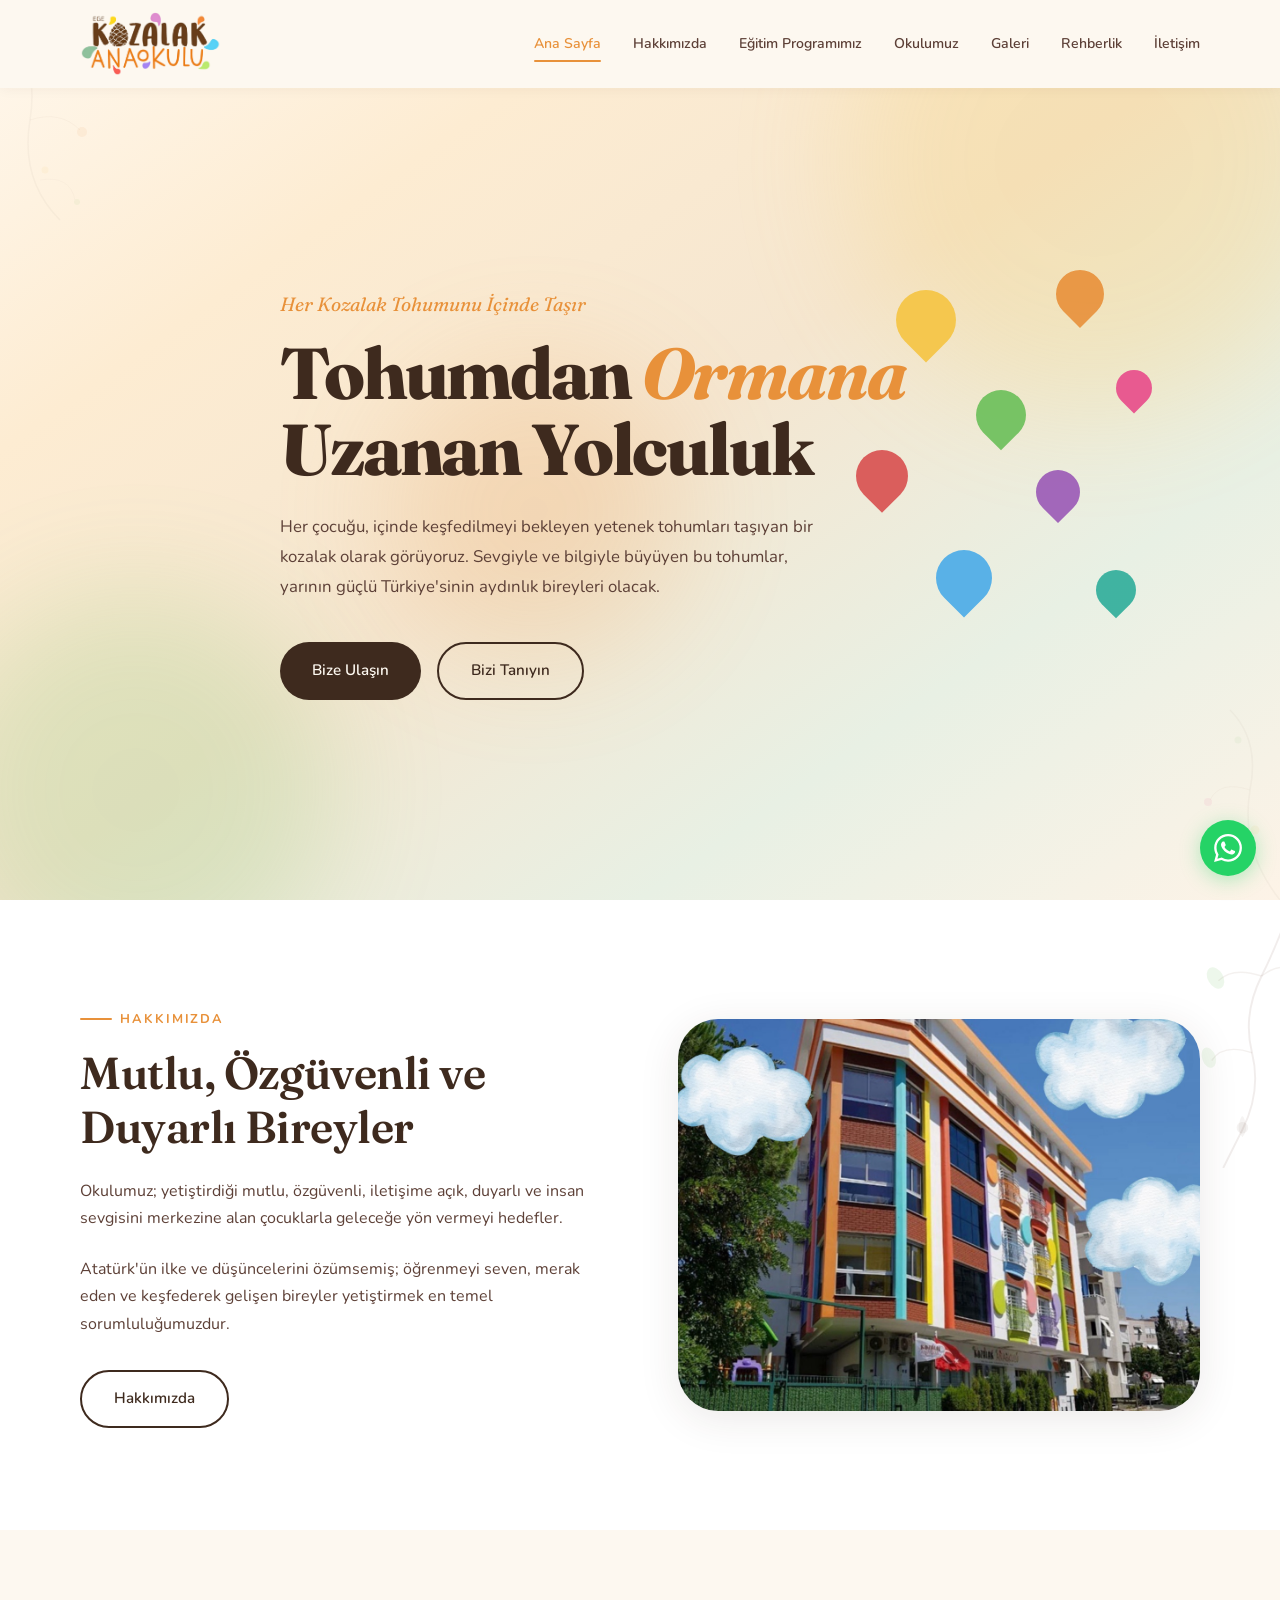
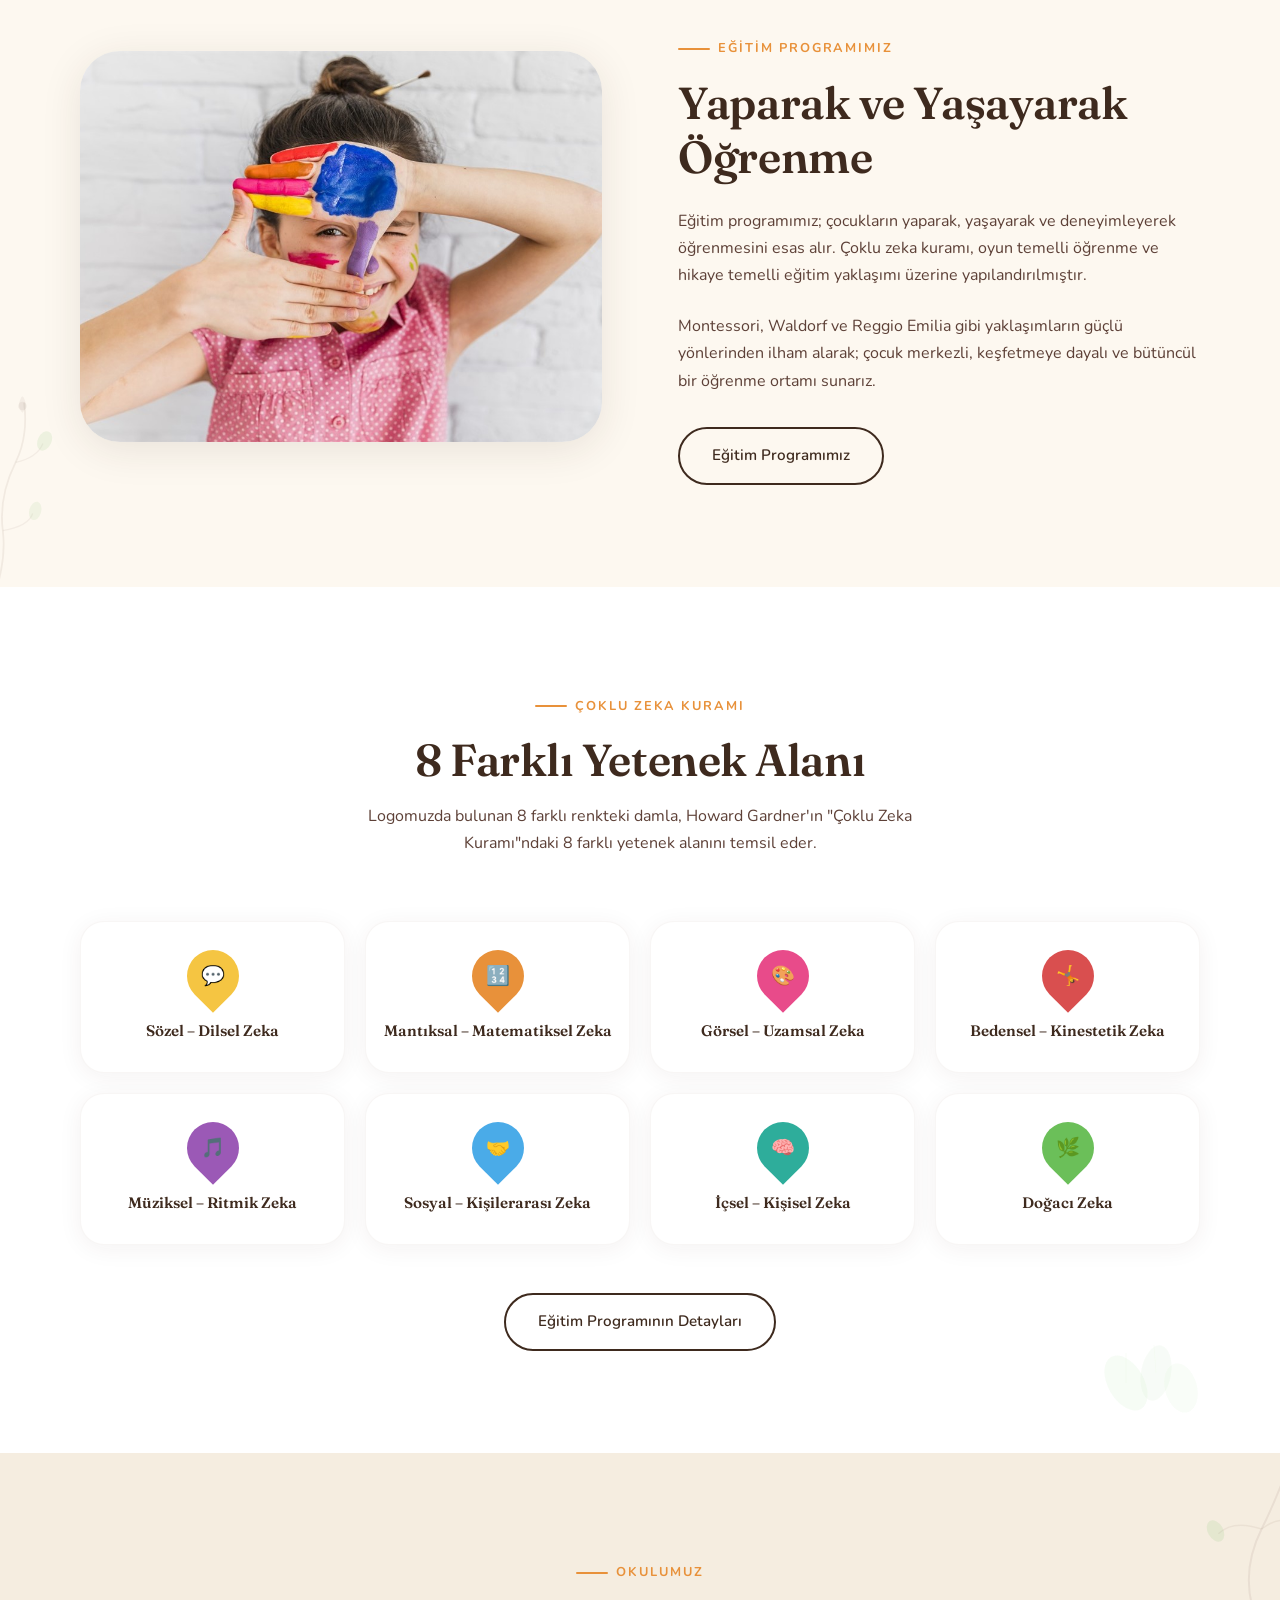
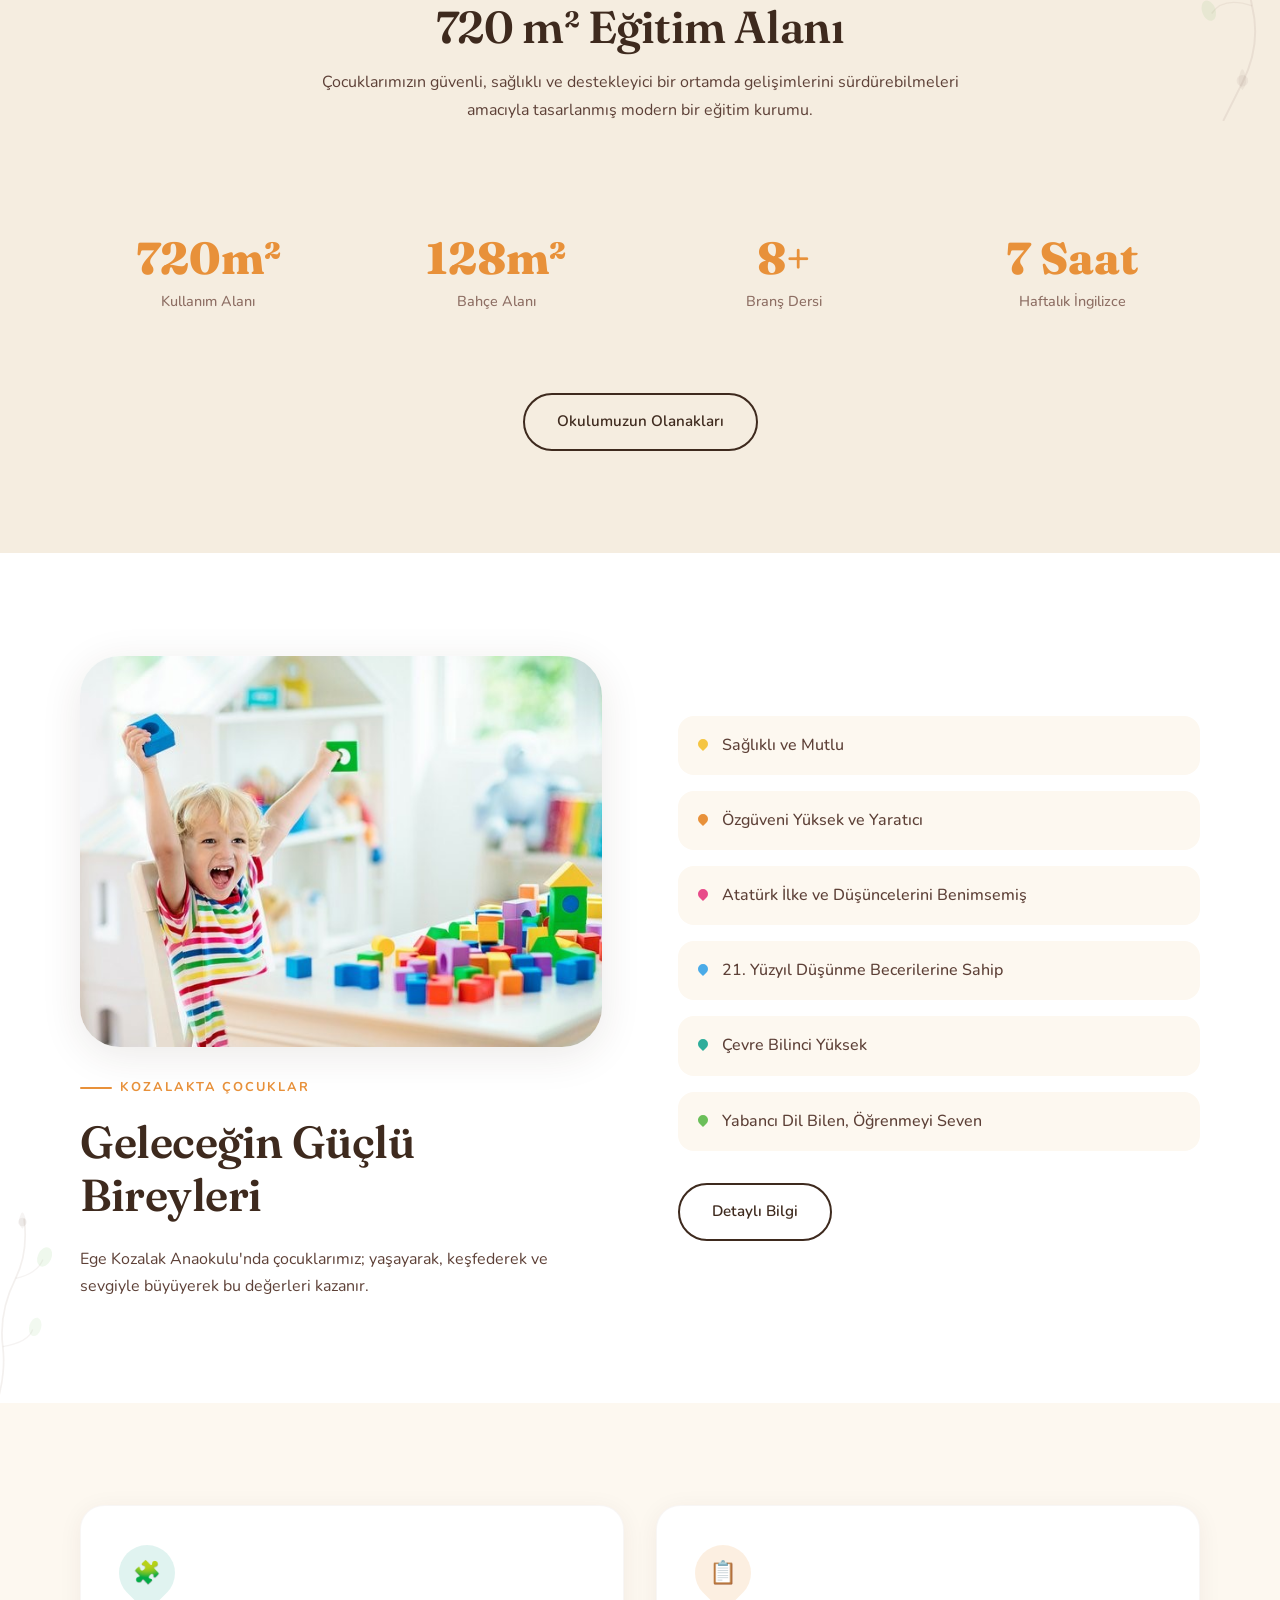
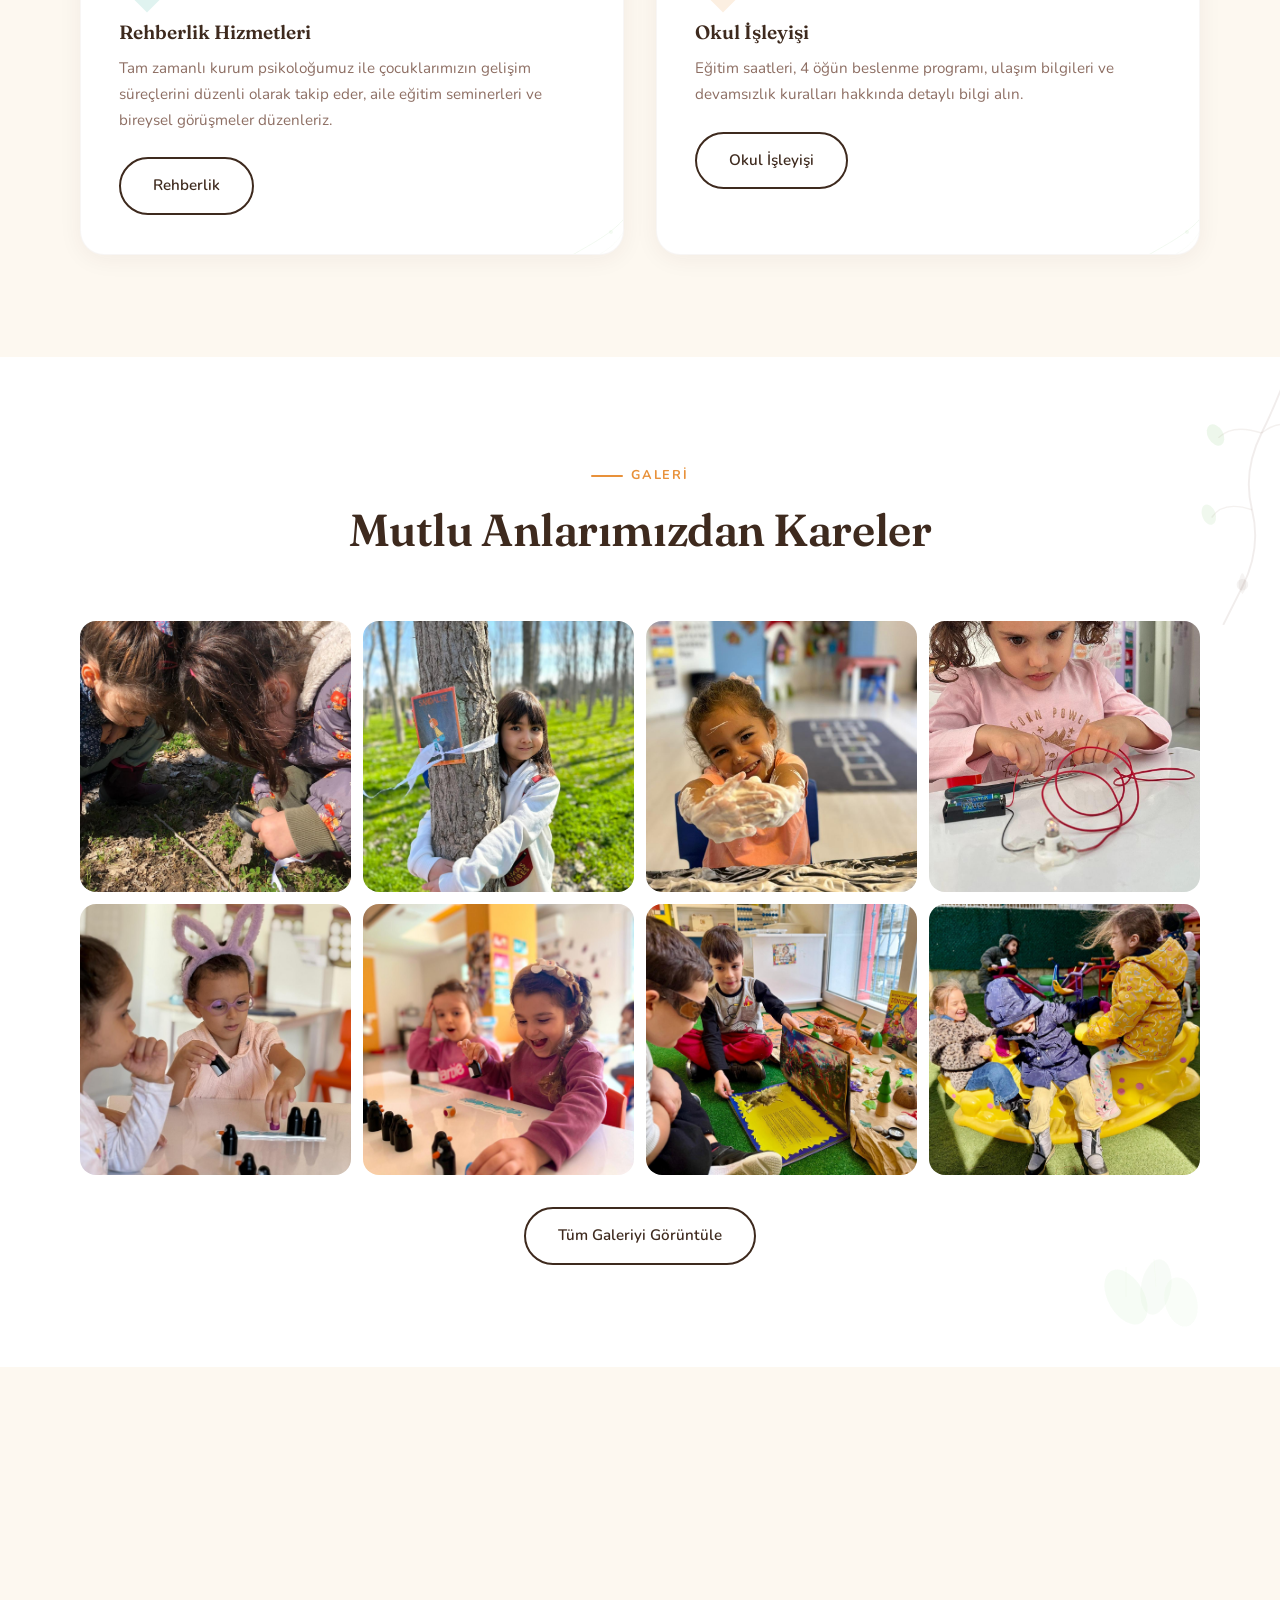
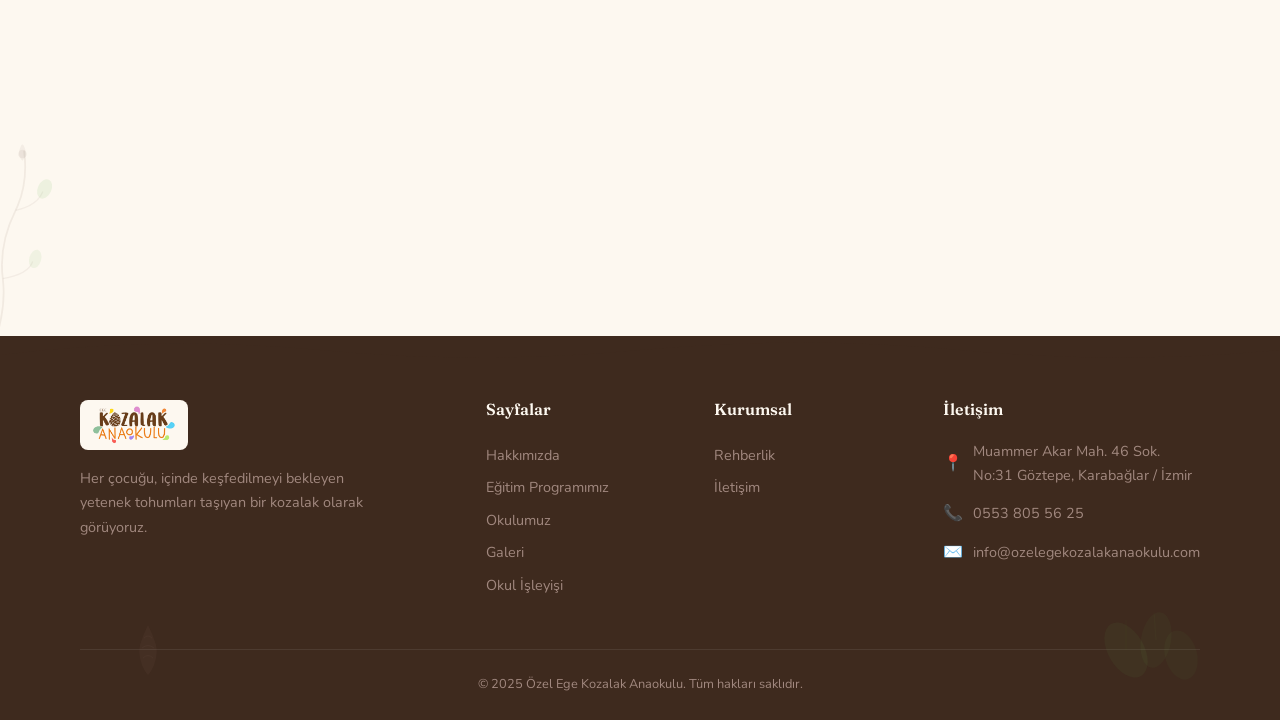
<file: index.html>
<!DOCTYPE html>
<html lang="tr">
<head>
  <meta charset="UTF-8">
  <meta name="viewport" content="width=device-width, initial-scale=1.0, viewport-fit=cover">
  <title>Ege Kozalak Anaokulu | Her Kozalak Tohumunu İçinde Taşır</title>
  <meta name="description" content="Ege Kozalak Anaokulu - İzmir Karabağlar'da çocuklarınızın güvenli, sağlıklı ve mutlu bir ortamda büyüdüğü özel anaokulu.">
  <link rel="stylesheet" href="css/style.css">
  <link rel="icon" href="assets/logo.png" type="image/png">
</head>
<body>

  <div class="page-progress"></div>

  <!-- Navigation -->
  <nav class="nav">
    <div class="nav__inner">
      <a href="index.html" class="nav__logo">
        <img src="assets/logo.png" alt="Ege Kozalak Anaokulu Logo">
      </a>
      <div class="nav__links">
        <a href="index.html" class="nav__link">Ana Sayfa</a>
        <a href="hakkimizda.html" class="nav__link">Hakkımızda</a>
        <a href="egitim-programimiz.html" class="nav__link">Eğitim Programımız</a>
        <a href="okulumuz.html" class="nav__link">Okulumuz</a>
        <a href="galeri.html" class="nav__link">Galeri</a>
        <a href="rehberlik.html" class="nav__link">Rehberlik</a>
        <a href="iletisim.html" class="nav__link">İletişim</a>
      </div>
      <button class="nav__burger" aria-label="Menü">
        <span></span><span></span><span></span>
      </button>
    </div>
  </nav>

  <!-- Hero -->
  <section class="hero">
    <div class="hero__bg-shapes">
      <div class="hero__blob hero__blob--1"></div>
      <div class="hero__blob hero__blob--2"></div>
      <div class="hero__blob hero__blob--3"></div>
    </div>

    <div class="container">
      <div class="hero__content reveal">
        <p class="hero__tagline">Her Kozalak Tohumunu İçinde Taşır</p>
        <h1 class="hero__title">Tohumdan <em>Ormana</em> Uzanan Yolculuk</h1>
        <p class="hero__desc">Her çocuğu, içinde keşfedilmeyi bekleyen yetenek tohumları taşıyan bir kozalak olarak görüyoruz. Sevgiyle ve bilgiyle büyüyen bu tohumlar, yarının güçlü Türkiye'sinin aydınlık bireyleri olacak.</p>
        <div class="hero__actions">
          <a href="iletisim.html" class="btn btn--primary">Bize Ulaşın</a>
          <a href="hakkimizda.html" class="btn btn--outline">Bizi Tanıyın</a>
        </div>
      </div>
    </div>

    <!-- Decorative drops -->
    <div class="hero__drops" aria-hidden="true">
      <div class="hero__drop-item" style="background: var(--drop-yellow); width: 60px; height: 60px; top: 10%; left: 20%; animation-delay: 0.2s;"></div>
      <div class="hero__drop-item" style="background: var(--drop-orange); width: 48px; height: 48px; top: 5%; left: 60%; animation-delay: 0.4s;"></div>
      <div class="hero__drop-item" style="background: var(--drop-pink); width: 36px; height: 36px; top: 30%; left: 75%; animation-delay: 0.6s;"></div>
      <div class="hero__drop-item" style="background: var(--drop-red); width: 52px; height: 52px; top: 50%; left: 10%; animation-delay: 0.8s;"></div>
      <div class="hero__drop-item" style="background: var(--drop-purple); width: 44px; height: 44px; top: 55%; left: 55%; animation-delay: 1.0s;"></div>
      <div class="hero__drop-item" style="background: var(--drop-blue); width: 56px; height: 56px; top: 75%; left: 30%; animation-delay: 1.2s;"></div>
      <div class="hero__drop-item" style="background: var(--drop-teal); width: 40px; height: 40px; top: 80%; left: 70%; animation-delay: 1.4s;"></div>
      <div class="hero__drop-item" style="background: var(--drop-green); width: 50px; height: 50px; top: 35%; left: 40%; animation-delay: 1.6s;"></div>
    </div>
  </section>

  <!-- Hakkımızda Özet -->
  <section class="section section--white">
    <div class="container">
      <div class="split">
        <div class="reveal">
          <span class="section-label">Hakkımızda</span>
          <h2 class="mb-24">Mutlu, Özgüvenli ve Duyarlı Bireyler</h2>
          <p class="mb-24">Okulumuz; yetiştirdiği mutlu, özgüvenli, iletişime açık, duyarlı ve insan sevgisini merkezine alan çocuklarla geleceğe yön vermeyi hedefler.</p>
          <p class="mb-32">Atatürk'ün ilke ve düşüncelerini özümsemiş; öğrenmeyi seven, merak eden ve keşfederek gelişen bireyler yetiştirmek en temel sorumluluğumuzdur.</p>
          <a href="hakkimizda.html" class="btn btn--outline">Hakkımızda</a>
        </div>
        <div class="reveal reveal-delay-2">
          <div class="img-block img-block--rounded img-block--aspect-4-3">
            <img src="assets/okul-dis-opt.jpg" alt="Ege Kozalak Anaokulu binası">
          </div>
        </div>
      </div>
    </div>
  </section>

  <!-- Eğitim Programı Özet -->
  <section class="section section--cream">
    <div class="container">
      <div class="split split--reverse">
        <div class="reveal">
          <span class="section-label">Eğitim Programımız</span>
          <h2 class="mb-24">Yaparak ve Yaşayarak Öğrenme</h2>
          <p class="mb-24">Eğitim programımız; çocukların yaparak, yaşayarak ve deneyimleyerek öğrenmesini esas alır. Çoklu zeka kuramı, oyun temelli öğrenme ve hikaye temelli eğitim yaklaşımı üzerine yapılandırılmıştır.</p>
          <p class="mb-32">Montessori, Waldorf ve Reggio Emilia gibi yaklaşımların güçlü yönlerinden ilham alarak; çocuk merkezli, keşfetmeye dayalı ve bütüncül bir öğrenme ortamı sunarız.</p>
          <a href="egitim-programimiz.html" class="btn btn--outline">Eğitim Programımız</a>
        </div>
        <div class="reveal reveal-delay-2">
          <div class="img-block img-block--rounded img-block--aspect-4-3 mb-24">
            <img src="assets/yaratici-cocuk.jpg" alt="Yaratıcı etkinliklerle öğrenen çocuk">
          </div>
        </div>
      </div>
    </div>
  </section>

  <!-- 8 Intelligence Types -->
  <section class="section section--white">
    <div class="container">
      <div class="section__header section__header--center reveal">
        <span class="section-label">Çoklu Zeka Kuramı</span>
        <h2>8 Farklı Yetenek Alanı</h2>
        <p style="margin: 16px auto 0;">Logomuzda bulunan 8 farklı renkteki damla, Howard Gardner'ın "Çoklu Zeka Kuramı"ndaki 8 farklı yetenek alanını temsil eder.</p>
      </div>

      <div class="intel-grid">
        <div class="intel-card reveal reveal-delay-1">
          <div class="intel-card__drop" style="background: var(--drop-yellow);"><span>💬</span></div>
          <p class="intel-card__name">Sözel – Dilsel Zeka</p>
        </div>
        <div class="intel-card reveal reveal-delay-2">
          <div class="intel-card__drop" style="background: var(--drop-orange);"><span>🔢</span></div>
          <p class="intel-card__name">Mantıksal – Matematiksel Zeka</p>
        </div>
        <div class="intel-card reveal reveal-delay-3">
          <div class="intel-card__drop" style="background: var(--drop-pink);"><span>🎨</span></div>
          <p class="intel-card__name">Görsel – Uzamsal Zeka</p>
        </div>
        <div class="intel-card reveal reveal-delay-4">
          <div class="intel-card__drop" style="background: var(--drop-red);"><span>🤸</span></div>
          <p class="intel-card__name">Bedensel – Kinestetik Zeka</p>
        </div>
        <div class="intel-card reveal reveal-delay-1">
          <div class="intel-card__drop" style="background: var(--drop-purple);"><span>🎵</span></div>
          <p class="intel-card__name">Müziksel – Ritmik Zeka</p>
        </div>
        <div class="intel-card reveal reveal-delay-2">
          <div class="intel-card__drop" style="background: var(--drop-blue);"><span>🤝</span></div>
          <p class="intel-card__name">Sosyal – Kişilerarası Zeka</p>
        </div>
        <div class="intel-card reveal reveal-delay-3">
          <div class="intel-card__drop" style="background: var(--drop-teal);"><span>🧠</span></div>
          <p class="intel-card__name">İçsel – Kişisel Zeka</p>
        </div>
        <div class="intel-card reveal reveal-delay-4">
          <div class="intel-card__drop" style="background: var(--drop-green);"><span>🌿</span></div>
          <p class="intel-card__name">Doğacı Zeka</p>
        </div>
      </div>

      <div class="text-center mt-48 reveal">
        <a href="egitim-programimiz.html" class="btn btn--outline">Eğitim Programının Detayları</a>
      </div>
    </div>
  </section>

  <!-- Okulumuz Özet -->
  <section class="section section--warm">
    <div class="container">
      <div class="section__header section__header--center reveal">
        <span class="section-label">Okulumuz</span>
        <h2>720 m² Eğitim Alanı</h2>
        <p style="margin: 16px auto 0;">Çocuklarımızın güvenli, sağlıklı ve destekleyici bir ortamda gelişimlerini sürdürebilmeleri amacıyla tasarlanmış modern bir eğitim kurumu.</p>
      </div>

      <div class="stats reveal">
        <div class="stat">
          <div class="stat__number">720m²</div>
          <div class="stat__label">Kullanım Alanı</div>
        </div>
        <div class="stat">
          <div class="stat__number">128m²</div>
          <div class="stat__label">Bahçe Alanı</div>
        </div>
        <div class="stat">
          <div class="stat__number">8+</div>
          <div class="stat__label">Branş Dersi</div>
        </div>
        <div class="stat">
          <div class="stat__number">7 Saat</div>
          <div class="stat__label">Haftalık İngilizce</div>
        </div>
      </div>

      <div class="text-center mt-32 reveal">
        <a href="okulumuz.html" class="btn btn--outline">Okulumuzun Olanakları</a>
      </div>
    </div>
  </section>

  <!-- Kozalakta Çocuklar -->
  <section class="section section--white">
    <div class="container">
      <div class="split">
        <div class="reveal">
          <div class="img-block img-block--rounded img-block--aspect-4-3 mb-24">
            <img src="assets/ogrenme-ortami.jpg" alt="Ege Kozalak Anaokulu öğrenme ortamı">
          </div>
          <span class="section-label">Kozalakta Çocuklar</span>
          <h2 class="mb-24">Geleceğin Güçlü Bireyleri</h2>
          <p>Ege Kozalak Anaokulu'nda çocuklarımız; yaşayarak, keşfederek ve sevgiyle büyüyerek bu değerleri kazanır.</p>
        </div>
        <div class="reveal reveal-delay-2">
          <div class="feature-list">
            <div class="feature-list__item">
              <div class="feature-list__dot" style="background: var(--drop-yellow);"></div>
              <span class="feature-list__text">Sağlıklı ve Mutlu</span>
            </div>
            <div class="feature-list__item">
              <div class="feature-list__dot" style="background: var(--drop-orange);"></div>
              <span class="feature-list__text">Özgüveni Yüksek ve Yaratıcı</span>
            </div>
            <div class="feature-list__item">
              <div class="feature-list__dot" style="background: var(--drop-pink);"></div>
              <span class="feature-list__text">Atatürk İlke ve Düşüncelerini Benimsemiş</span>
            </div>
            <div class="feature-list__item">
              <div class="feature-list__dot" style="background: var(--drop-blue);"></div>
              <span class="feature-list__text">21. Yüzyıl Düşünme Becerilerine Sahip</span>
            </div>
            <div class="feature-list__item">
              <div class="feature-list__dot" style="background: var(--drop-teal);"></div>
              <span class="feature-list__text">Çevre Bilinci Yüksek</span>
            </div>
            <div class="feature-list__item">
              <div class="feature-list__dot" style="background: var(--drop-green);"></div>
              <span class="feature-list__text">Yabancı Dil Bilen, Öğrenmeyi Seven</span>
            </div>
          </div>
          <div class="mt-32">
            <a href="hakkimizda.html" class="btn btn--outline">Detaylı Bilgi</a>
          </div>
        </div>
      </div>
    </div>
  </section>

  <!-- Rehberlik & Okul İşleyişi Kartları -->
  <section class="section section--cream">
    <div class="container">
      <div class="grid grid--2">
        <div class="card reveal reveal-delay-1">
          <div class="card__icon" style="background: rgba(46, 173, 155, 0.15);"><span>🧩</span></div>
          <h4 class="card__title">Rehberlik Hizmetleri</h4>
          <p class="card__text mb-24">Tam zamanlı kurum psikoloğumuz ile çocuklarımızın gelişim süreçlerini düzenli olarak takip eder, aile eğitim seminerleri ve bireysel görüşmeler düzenleriz.</p>
          <a href="rehberlik.html" class="btn btn--outline">Rehberlik</a>
        </div>
        <div class="card reveal reveal-delay-2">
          <div class="card__icon" style="background: rgba(232, 145, 58, 0.15);"><span>📋</span></div>
          <h4 class="card__title">Okul İşleyişi</h4>
          <p class="card__text mb-24">Eğitim saatleri, 4 öğün beslenme programı, ulaşım bilgileri ve devamsızlık kuralları hakkında detaylı bilgi alın.</p>
          <a href="okul-isleyisi.html" class="btn btn--outline">Okul İşleyişi</a>
        </div>
      </div>
    </div>
  </section>

  <!-- Galeri Önizleme -->
  <section class="section section--white">
    <div class="container">
      <div class="section__header section__header--center reveal">
        <span class="section-label">Galeri</span>
        <h2>Mutlu Anlarımızdan Kareler</h2>
      </div>
      <div class="gallery-preview reveal">
        <div class="gallery-preview__item"><img src="assets/galeri/foto-1.jpeg" alt="" loading="lazy"></div>
        <div class="gallery-preview__item"><img src="assets/galeri/foto-5.jpeg" alt="" loading="lazy"></div>
        <div class="gallery-preview__item"><img src="assets/galeri/foto-12.jpeg" alt="" loading="lazy"></div>
        <div class="gallery-preview__item"><img src="assets/galeri/foto-20.jpeg" alt="" loading="lazy"></div>
        <div class="gallery-preview__item"><img src="assets/galeri/foto-25.jpeg" alt="" loading="lazy"></div>
        <div class="gallery-preview__item"><img src="assets/galeri/foto-30.jpeg" alt="" loading="lazy"></div>
        <div class="gallery-preview__item"><img src="assets/galeri/foto-38.jpeg" alt="" loading="lazy"></div>
        <div class="gallery-preview__item"><img src="assets/galeri/foto-42.jpeg" alt="" loading="lazy"></div>
      </div>
      <div class="text-center mt-32 reveal">
        <a href="galeri.html" class="btn btn--outline">Tüm Galeriyi Görüntüle</a>
      </div>
    </div>
  </section>

  <!-- CTA -->
  <section class="section section--cream">
    <div class="container">
      <div class="cta-banner reveal">
        <h2>Çocuğunuzun Yolculuğuna Birlikte Başlayalım</h2>
        <p>Okulumuz hakkında detaylı bilgi almak ve kayıt sürecimiz hakkında bilgilenmek için bizimle iletişime geçin.</p>
        <a href="iletisim.html" class="btn btn--amber">İletişime Geçin</a>
      </div>
    </div>
  </section>

  <!-- Footer -->
  <footer class="footer">
    <div class="container">
      <div class="footer__grid">
        <div class="footer__brand">
          <img src="assets/logo.png" alt="Ege Kozalak Anaokulu">
          <p>Her çocuğu, içinde keşfedilmeyi bekleyen yetenek tohumları taşıyan bir kozalak olarak görüyoruz.</p>
        </div>
        <div>
          <h4 class="footer__title">Sayfalar</h4>
          <a href="hakkimizda.html" class="footer__link">Hakkımızda</a>
          <a href="egitim-programimiz.html" class="footer__link">Eğitim Programımız</a>
          <a href="okulumuz.html" class="footer__link">Okulumuz</a>
          <a href="galeri.html" class="footer__link">Galeri</a>
          <a href="okul-isleyisi.html" class="footer__link">Okul İşleyişi</a>
        </div>
        <div>
          <h4 class="footer__title">Kurumsal</h4>
          <a href="rehberlik.html" class="footer__link">Rehberlik</a>
          <a href="iletisim.html" class="footer__link">İletişim</a>
        </div>
        <div>
          <h4 class="footer__title">İletişim</h4>
          <div class="footer__contact-item">
            <span>📍</span>
            <span>Muammer Akar Mah. 46 Sok. No:31 Göztepe, Karabağlar / İzmir</span>
          </div>
          <div class="footer__contact-item">
            <span>📞</span>
            <span>0553 805 56 25</span>
          </div>
          <div class="footer__contact-item">
            <span>✉️</span>
            <span>info@ozelegekozalakanaokulu.com</span>
          </div>
        </div>
      </div>
      <div class="footer__bottom">
        &copy; 2025 Özel Ege Kozalak Anaokulu. Tüm hakları saklıdır.
      </div>
    </div>
  </footer>

  <!-- WhatsApp -->
  <a href="https://wa.me/905538055625" target="_blank" rel="noopener" class="whatsapp-btn" aria-label="WhatsApp ile iletişime geçin">
    <svg viewBox="0 0 24 24" xmlns="http://www.w3.org/2000/svg"><path d="M17.472 14.382c-.297-.149-1.758-.867-2.03-.967-.273-.099-.471-.148-.67.15-.197.297-.767.966-.94 1.164-.173.199-.347.223-.644.075-.297-.15-1.255-.463-2.39-1.475-.883-.788-1.48-1.761-1.653-2.059-.173-.297-.018-.458.13-.606.134-.133.298-.347.446-.52.149-.174.198-.298.298-.497.099-.198.05-.371-.025-.52-.075-.149-.669-1.612-.916-2.207-.242-.579-.487-.5-.669-.51-.173-.008-.371-.01-.57-.01-.198 0-.52.074-.792.372-.272.297-1.04 1.016-1.04 2.479 0 1.462 1.065 2.875 1.213 3.074.149.198 2.096 3.2 5.077 4.487.709.306 1.262.489 1.694.625.712.227 1.36.195 1.871.118.571-.085 1.758-.719 2.006-1.413.248-.694.248-1.289.173-1.413-.074-.124-.272-.198-.57-.347m-5.421 7.403h-.004a9.87 9.87 0 01-5.031-1.378l-.361-.214-3.741.982.998-3.648-.235-.374a9.86 9.86 0 01-1.51-5.26c.001-5.45 4.436-9.884 9.888-9.884 2.64 0 5.122 1.03 6.988 2.898a9.825 9.825 0 012.893 6.994c-.003 5.45-4.437 9.884-9.885 9.884m8.413-18.297A11.815 11.815 0 0012.05 0C5.495 0 .16 5.335.157 11.892c0 2.096.547 4.142 1.588 5.945L.057 24l6.305-1.654a11.882 11.882 0 005.683 1.448h.005c6.554 0 11.89-5.335 11.893-11.893a11.821 11.821 0 00-3.48-8.413z"/></svg>
  </a>

  <script src="js/main.js"></script>
</body>
</html>
</file>
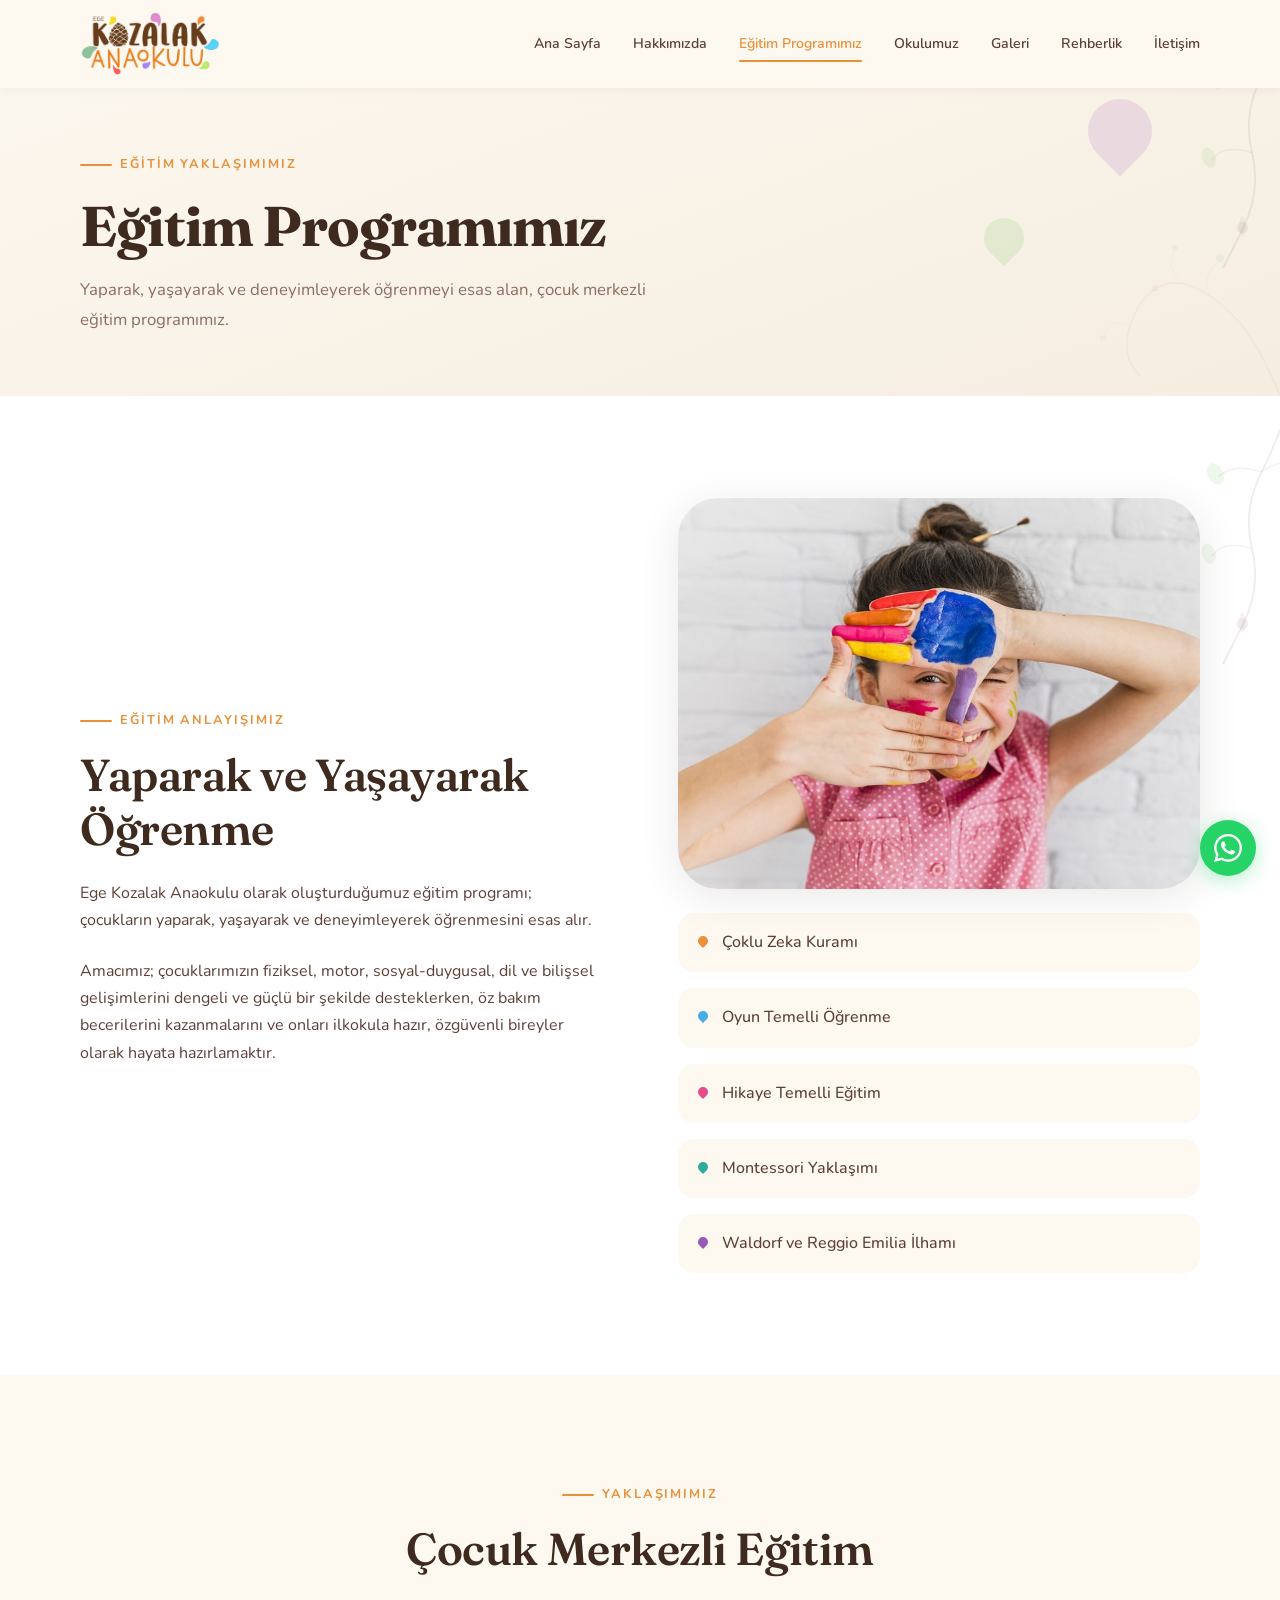
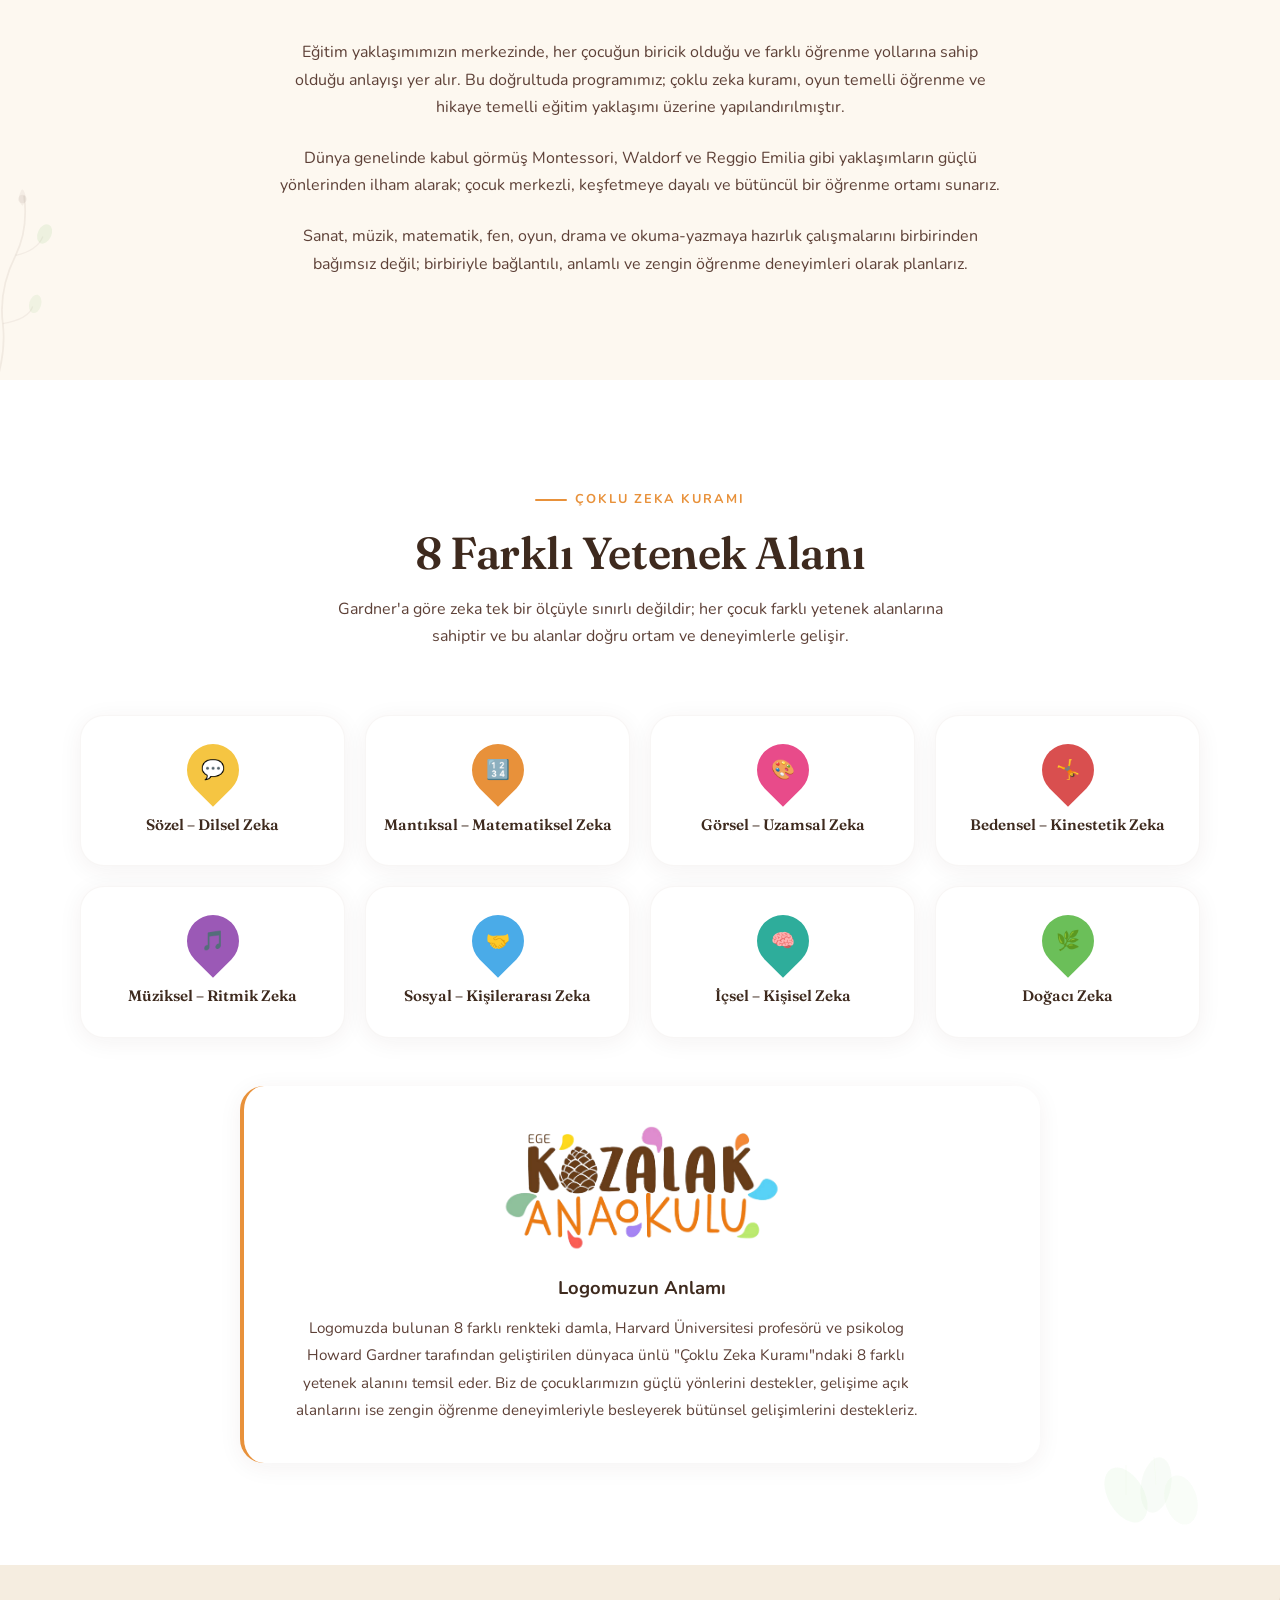
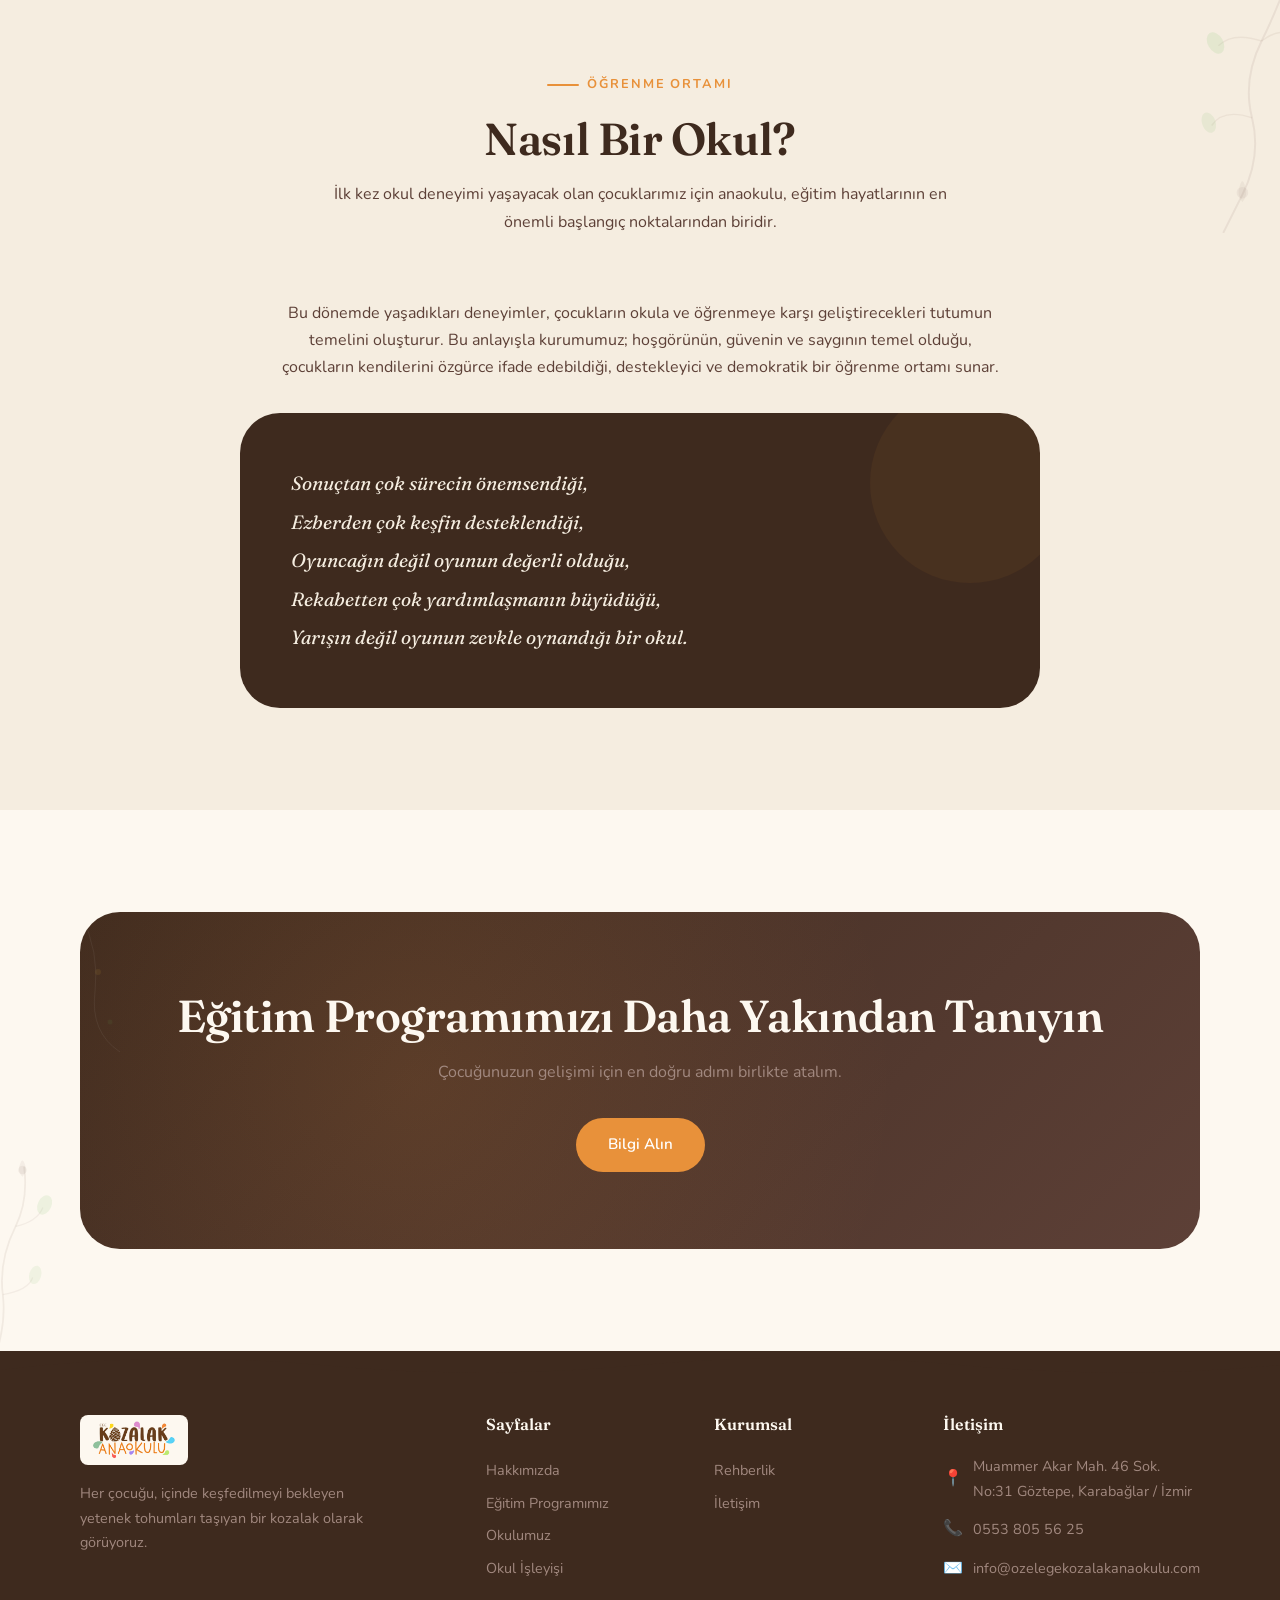
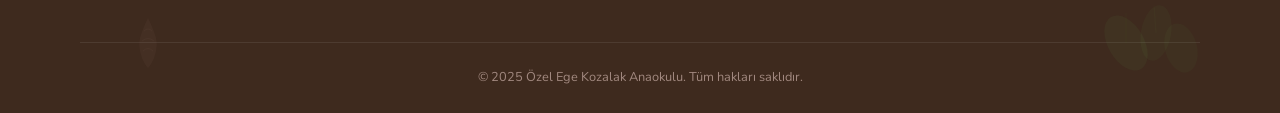
<file: egitim-programimiz.html>
<!DOCTYPE html>
<html lang="tr">
<head>
  <meta charset="UTF-8">
  <meta name="viewport" content="width=device-width, initial-scale=1.0, viewport-fit=cover">
  <title>Eğitim Programımız | Ege Kozalak Anaokulu</title>
  <meta name="description" content="Ege Kozalak Anaokulu eğitim programı - Çoklu Zeka Kuramı, oyun temelli öğrenme ve bütüncül yaklaşım.">
  <link rel="stylesheet" href="css/style.css">
  <link rel="icon" href="assets/logo.png" type="image/png">
</head>
<body>

  <div class="page-progress"></div>

  <nav class="nav">
    <div class="nav__inner">
      <a href="index.html" class="nav__logo">
        <img src="assets/logo.png" alt="Ege Kozalak Anaokulu Logo">
      </a>
      <div class="nav__links">
        <a href="index.html" class="nav__link">Ana Sayfa</a>
        <a href="hakkimizda.html" class="nav__link">Hakkımızda</a>
        <a href="egitim-programimiz.html" class="nav__link">Eğitim Programımız</a>
        <a href="okulumuz.html" class="nav__link">Okulumuz</a>
        <a href="galeri.html" class="nav__link">Galeri</a>
        <a href="rehberlik.html" class="nav__link">Rehberlik</a>
        <a href="iletisim.html" class="nav__link">İletişim</a>
      </div>
      <button class="nav__burger" aria-label="Menü">
        <span></span><span></span><span></span>
      </button>
    </div>
  </nav>

  <!-- Page Hero -->
  <section class="page-hero">
    <div class="container">
      <div class="page-hero__content reveal">
        <span class="section-label">Eğitim Yaklaşımımız</span>
        <h1 class="page-hero__title">Eğitim Programımız</h1>
        <p class="page-hero__subtitle">Yaparak, yaşayarak ve deneyimleyerek öğrenmeyi esas alan, çocuk merkezli eğitim programımız.</p>
      </div>
    </div>
    <div class="drop drop--lg drop--float" style="background: var(--drop-purple); top: 25%; right: 10%; animation-delay: 0s;" aria-hidden="true"></div>
    <div class="drop drop--md drop--float" style="background: var(--drop-green); top: 55%; right: 20%; animation-delay: 1.5s;" aria-hidden="true"></div>
  </section>

  <!-- Eğitim Anlayışı -->
  <section class="section section--white">
    <div class="container">
      <div class="split">
        <div class="reveal">
          <span class="section-label">Eğitim Anlayışımız</span>
          <h2 class="mb-24">Yaparak ve Yaşayarak Öğrenme</h2>
          <p class="mb-24">Ege Kozalak Anaokulu olarak oluşturduğumuz eğitim programı; çocukların yaparak, yaşayarak ve deneyimleyerek öğrenmesini esas alır.</p>
          <p>Amacımız; çocuklarımızın fiziksel, motor, sosyal-duygusal, dil ve bilişsel gelişimlerini dengeli ve güçlü bir şekilde desteklerken, öz bakım becerilerini kazanmalarını ve onları ilkokula hazır, özgüvenli bireyler olarak hayata hazırlamaktır.</p>
        </div>
        <div class="reveal reveal-delay-2">
          <div class="img-block img-block--rounded img-block--aspect-4-3 mb-24">
            <img src="assets/yaratici-cocuk.jpg" alt="Yaratıcı etkinliklerle öğrenen çocuk">
          </div>
          <div class="feature-list">
            <div class="feature-list__item">
              <div class="feature-list__dot" style="background: var(--drop-orange);"></div>
              <span class="feature-list__text">Çoklu Zeka Kuramı</span>
            </div>
            <div class="feature-list__item">
              <div class="feature-list__dot" style="background: var(--drop-blue);"></div>
              <span class="feature-list__text">Oyun Temelli Öğrenme</span>
            </div>
            <div class="feature-list__item">
              <div class="feature-list__dot" style="background: var(--drop-pink);"></div>
              <span class="feature-list__text">Hikaye Temelli Eğitim</span>
            </div>
            <div class="feature-list__item">
              <div class="feature-list__dot" style="background: var(--drop-teal);"></div>
              <span class="feature-list__text">Montessori Yaklaşımı</span>
            </div>
            <div class="feature-list__item">
              <div class="feature-list__dot" style="background: var(--drop-purple);"></div>
              <span class="feature-list__text">Waldorf ve Reggio Emilia İlhamı</span>
            </div>
          </div>
        </div>
      </div>
    </div>
  </section>

  <!-- Çocuk Merkezli Yaklaşım -->
  <section class="section section--cream">
    <div class="container">
      <div class="section__header section__header--center reveal">
        <span class="section-label">Yaklaşımımız</span>
        <h2>Çocuk Merkezli Eğitim</h2>
      </div>

      <div class="reveal" style="max-width: 800px; margin: 0 auto;">
        <p class="mb-24" style="text-align: center; margin-left: auto; margin-right: auto;">Eğitim yaklaşımımızın merkezinde, her çocuğun biricik olduğu ve farklı öğrenme yollarına sahip olduğu anlayışı yer alır. Bu doğrultuda programımız; çoklu zeka kuramı, oyun temelli öğrenme ve hikaye temelli eğitim yaklaşımı üzerine yapılandırılmıştır.</p>

        <p class="mb-24" style="text-align: center; margin-left: auto; margin-right: auto;">Dünya genelinde kabul görmüş Montessori, Waldorf ve Reggio Emilia gibi yaklaşımların güçlü yönlerinden ilham alarak; çocuk merkezli, keşfetmeye dayalı ve bütüncül bir öğrenme ortamı sunarız.</p>

        <p style="text-align: center; margin-left: auto; margin-right: auto;">Sanat, müzik, matematik, fen, oyun, drama ve okuma-yazmaya hazırlık çalışmalarını birbirinden bağımsız değil; birbiriyle bağlantılı, anlamlı ve zengin öğrenme deneyimleri olarak planlarız.</p>
      </div>
    </div>
  </section>

  <!-- Çoklu Zeka -->
  <section class="section section--white">
    <div class="container">
      <div class="section__header section__header--center reveal">
        <span class="section-label">Çoklu Zeka Kuramı</span>
        <h2>8 Farklı Yetenek Alanı</h2>
        <p style="margin: 16px auto 0;">Gardner'a göre zeka tek bir ölçüyle sınırlı değildir; her çocuk farklı yetenek alanlarına sahiptir ve bu alanlar doğru ortam ve deneyimlerle gelişir.</p>
      </div>

      <div class="intel-grid">
        <div class="intel-card reveal reveal-delay-1">
          <div class="intel-card__drop" style="background: var(--drop-yellow);">
            <span>💬</span>
          </div>
          <p class="intel-card__name">Sözel – Dilsel Zeka</p>
        </div>
        <div class="intel-card reveal reveal-delay-2">
          <div class="intel-card__drop" style="background: var(--drop-orange);">
            <span>🔢</span>
          </div>
          <p class="intel-card__name">Mantıksal – Matematiksel Zeka</p>
        </div>
        <div class="intel-card reveal reveal-delay-3">
          <div class="intel-card__drop" style="background: var(--drop-pink);">
            <span>🎨</span>
          </div>
          <p class="intel-card__name">Görsel – Uzamsal Zeka</p>
        </div>
        <div class="intel-card reveal reveal-delay-4">
          <div class="intel-card__drop" style="background: var(--drop-red);">
            <span>🤸</span>
          </div>
          <p class="intel-card__name">Bedensel – Kinestetik Zeka</p>
        </div>
        <div class="intel-card reveal reveal-delay-1">
          <div class="intel-card__drop" style="background: var(--drop-purple);">
            <span>🎵</span>
          </div>
          <p class="intel-card__name">Müziksel – Ritmik Zeka</p>
        </div>
        <div class="intel-card reveal reveal-delay-2">
          <div class="intel-card__drop" style="background: var(--drop-blue);">
            <span>🤝</span>
          </div>
          <p class="intel-card__name">Sosyal – Kişilerarası Zeka</p>
        </div>
        <div class="intel-card reveal reveal-delay-3">
          <div class="intel-card__drop" style="background: var(--drop-teal);">
            <span>🧠</span>
          </div>
          <p class="intel-card__name">İçsel – Kişisel Zeka</p>
        </div>
        <div class="intel-card reveal reveal-delay-4">
          <div class="intel-card__drop" style="background: var(--drop-green);">
            <span>🌿</span>
          </div>
          <p class="intel-card__name">Doğacı Zeka</p>
        </div>
      </div>

      <div class="reveal mt-48" style="max-width: 800px; margin-left: auto; margin-right: auto;">
        <div class="info-block" style="text-align: center;">
          <img src="assets/logo.png" alt="Ege Kozalak Anaokulu Logosu" style="max-width: 280px; margin: 0 auto 20px; mix-blend-mode: multiply;">
          <p class="info-block__title">Logomuzun Anlamı</p>
          <p class="info-block__text">Logomuzda bulunan 8 farklı renkteki damla, Harvard Üniversitesi profesörü ve psikolog Howard Gardner tarafından geliştirilen dünyaca ünlü "Çoklu Zeka Kuramı"ndaki 8 farklı yetenek alanını temsil eder. Biz de çocuklarımızın güçlü yönlerini destekler, gelişime açık alanlarını ise zengin öğrenme deneyimleriyle besleyerek bütünsel gelişimlerini destekleriz.</p>
        </div>
      </div>
    </div>
  </section>

  <!-- Öğrenme Ortamı -->
  <section class="section section--warm">
    <div class="container">
      <div class="section__header section__header--center reveal">
        <span class="section-label">Öğrenme Ortamı</span>
        <h2>Nasıl Bir Okul?</h2>
        <p style="margin: 16px auto 0;">İlk kez okul deneyimi yaşayacak olan çocuklarımız için anaokulu, eğitim hayatlarının en önemli başlangıç noktalarından biridir.</p>
      </div>

      <div class="reveal" style="max-width: 800px; margin: 0 auto;">
        <p class="mb-32" style="text-align: center; margin-left: auto; margin-right: auto;">Bu dönemde yaşadıkları deneyimler, çocukların okula ve öğrenmeye karşı geliştirecekleri tutumun temelini oluşturur. Bu anlayışla kurumumuz; hoşgörünün, güvenin ve saygının temel olduğu, çocukların kendilerini özgürce ifade edebildiği, destekleyici ve demokratik bir öğrenme ortamı sunar.</p>

        <div class="quote-block">
          <p>Sonuçtan çok sürecin önemsendiği,</p>
          <p>Ezberden çok keşfin desteklendiği,</p>
          <p>Oyuncağın değil oyunun değerli olduğu,</p>
          <p>Rekabetten çok yardımlaşmanın büyüdüğü,</p>
          <p>Yarışın değil oyunun zevkle oynandığı bir okul.</p>
        </div>
      </div>
    </div>
  </section>

  <!-- CTA -->
  <section class="section section--cream">
    <div class="container">
      <div class="cta-banner reveal">
        <h2>Eğitim Programımızı Daha Yakından Tanıyın</h2>
        <p>Çocuğunuzun gelişimi için en doğru adımı birlikte atalım.</p>
        <a href="iletisim.html" class="btn btn--amber">Bilgi Alın</a>
      </div>
    </div>
  </section>

  <!-- Footer -->
  <footer class="footer">
    <div class="container">
      <div class="footer__grid">
        <div class="footer__brand">
          <img src="assets/logo.png" alt="Ege Kozalak Anaokulu">
          <p>Her çocuğu, içinde keşfedilmeyi bekleyen yetenek tohumları taşıyan bir kozalak olarak görüyoruz.</p>
        </div>
        <div>
          <h4 class="footer__title">Sayfalar</h4>
          <a href="hakkimizda.html" class="footer__link">Hakkımızda</a>
          <a href="egitim-programimiz.html" class="footer__link">Eğitim Programımız</a>
          <a href="okulumuz.html" class="footer__link">Okulumuz</a>
          <a href="okul-isleyisi.html" class="footer__link">Okul İşleyişi</a>
        </div>
        <div>
          <h4 class="footer__title">Kurumsal</h4>
          <a href="rehberlik.html" class="footer__link">Rehberlik</a>
          <a href="iletisim.html" class="footer__link">İletişim</a>
        </div>
        <div>
          <h4 class="footer__title">İletişim</h4>
          <div class="footer__contact-item">
            <span>📍</span>
            <span>Muammer Akar Mah. 46 Sok. No:31 Göztepe, Karabağlar / İzmir</span>
          </div>
          <div class="footer__contact-item">
            <span>📞</span>
            <span>0553 805 56 25</span>
          </div>
          <div class="footer__contact-item">
            <span>✉️</span>
            <span>info@ozelegekozalakanaokulu.com</span>
          </div>
        </div>
      </div>
      <div class="footer__bottom">
        &copy; 2025 Özel Ege Kozalak Anaokulu. Tüm hakları saklıdır.
      </div>
    </div>
  </footer>

  <!-- WhatsApp -->
  <a href="https://wa.me/905538055625" target="_blank" rel="noopener" class="whatsapp-btn" aria-label="WhatsApp ile iletişime geçin">
    <svg viewBox="0 0 24 24" xmlns="http://www.w3.org/2000/svg"><path d="M17.472 14.382c-.297-.149-1.758-.867-2.03-.967-.273-.099-.471-.148-.67.15-.197.297-.767.966-.94 1.164-.173.199-.347.223-.644.075-.297-.15-1.255-.463-2.39-1.475-.883-.788-1.48-1.761-1.653-2.059-.173-.297-.018-.458.13-.606.134-.133.298-.347.446-.52.149-.174.198-.298.298-.497.099-.198.05-.371-.025-.52-.075-.149-.669-1.612-.916-2.207-.242-.579-.487-.5-.669-.51-.173-.008-.371-.01-.57-.01-.198 0-.52.074-.792.372-.272.297-1.04 1.016-1.04 2.479 0 1.462 1.065 2.875 1.213 3.074.149.198 2.096 3.2 5.077 4.487.709.306 1.262.489 1.694.625.712.227 1.36.195 1.871.118.571-.085 1.758-.719 2.006-1.413.248-.694.248-1.289.173-1.413-.074-.124-.272-.198-.57-.347m-5.421 7.403h-.004a9.87 9.87 0 01-5.031-1.378l-.361-.214-3.741.982.998-3.648-.235-.374a9.86 9.86 0 01-1.51-5.26c.001-5.45 4.436-9.884 9.888-9.884 2.64 0 5.122 1.03 6.988 2.898a9.825 9.825 0 012.893 6.994c-.003 5.45-4.437 9.884-9.885 9.884m8.413-18.297A11.815 11.815 0 0012.05 0C5.495 0 .16 5.335.157 11.892c0 2.096.547 4.142 1.588 5.945L.057 24l6.305-1.654a11.882 11.882 0 005.683 1.448h.005c6.554 0 11.89-5.335 11.893-11.893a11.821 11.821 0 00-3.48-8.413z"/></svg>
  </a>

  <script src="js/main.js"></script>
</body>
</html>
</file>
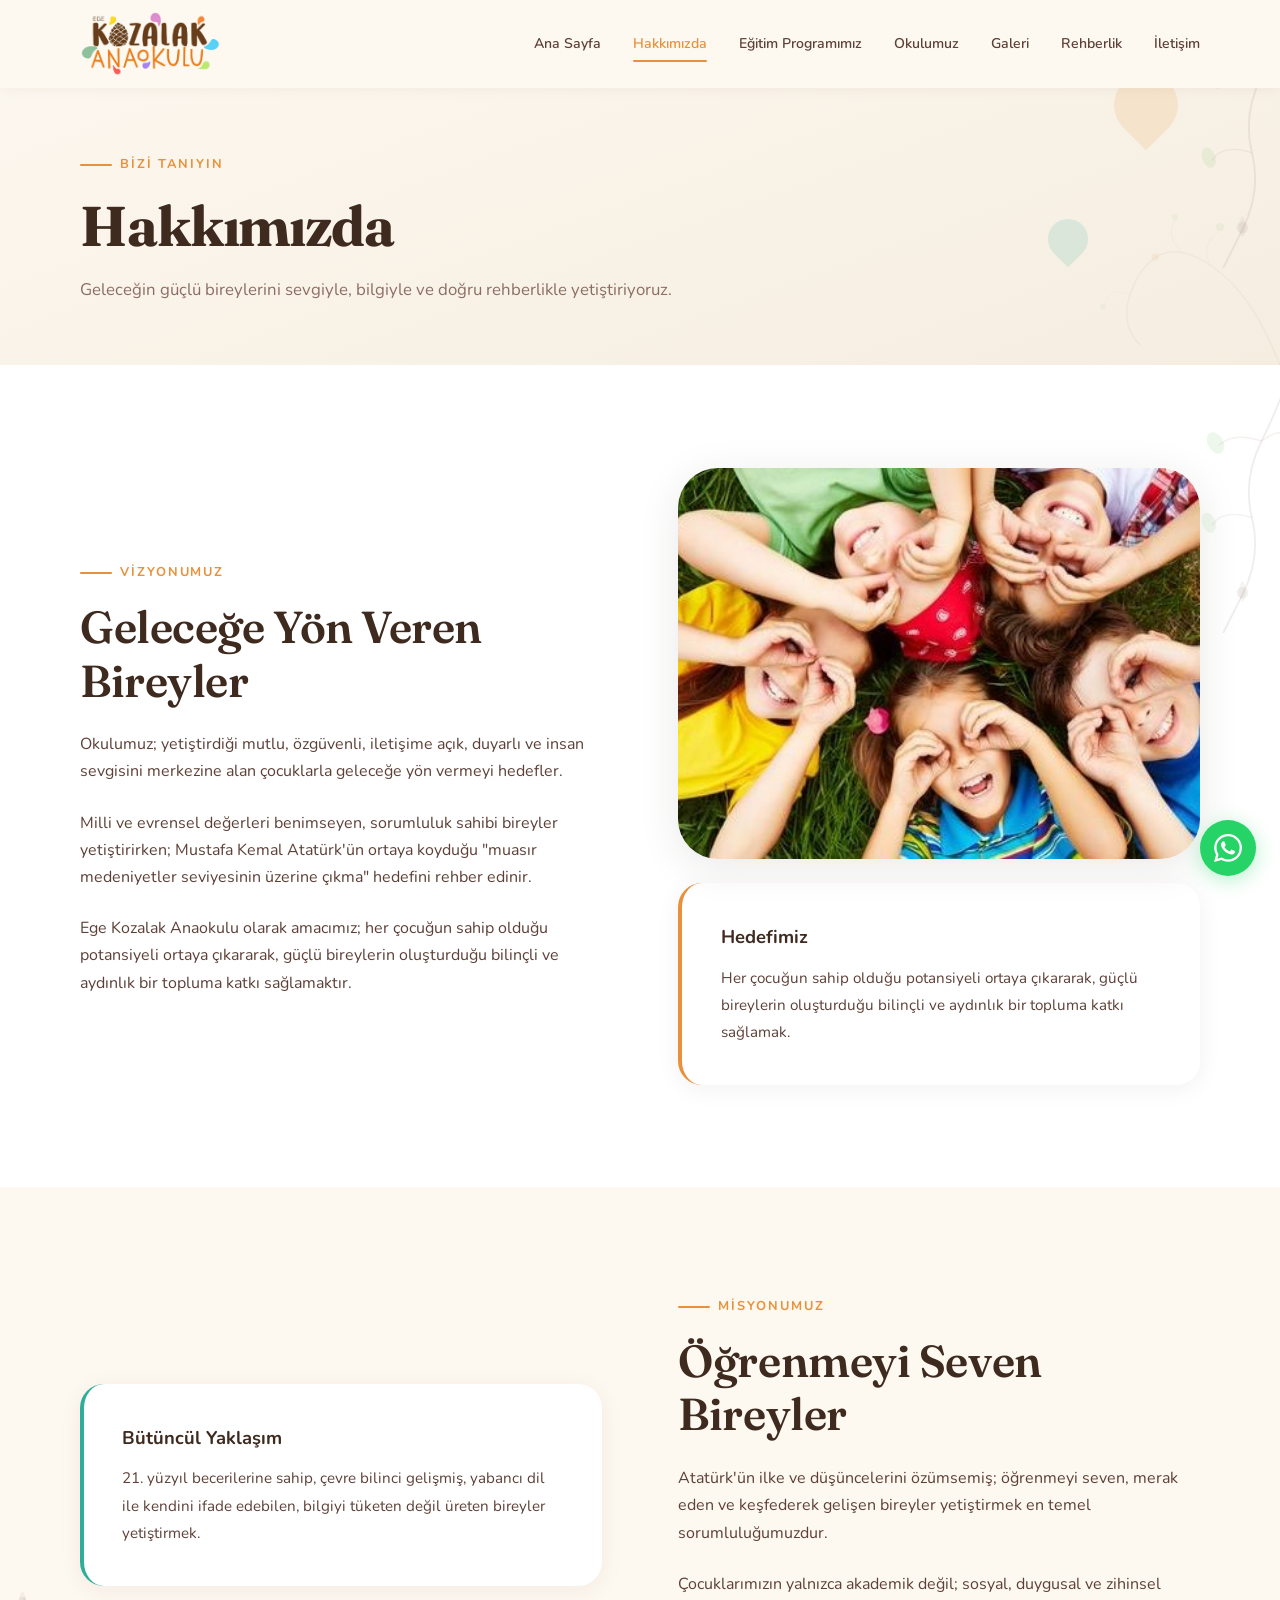
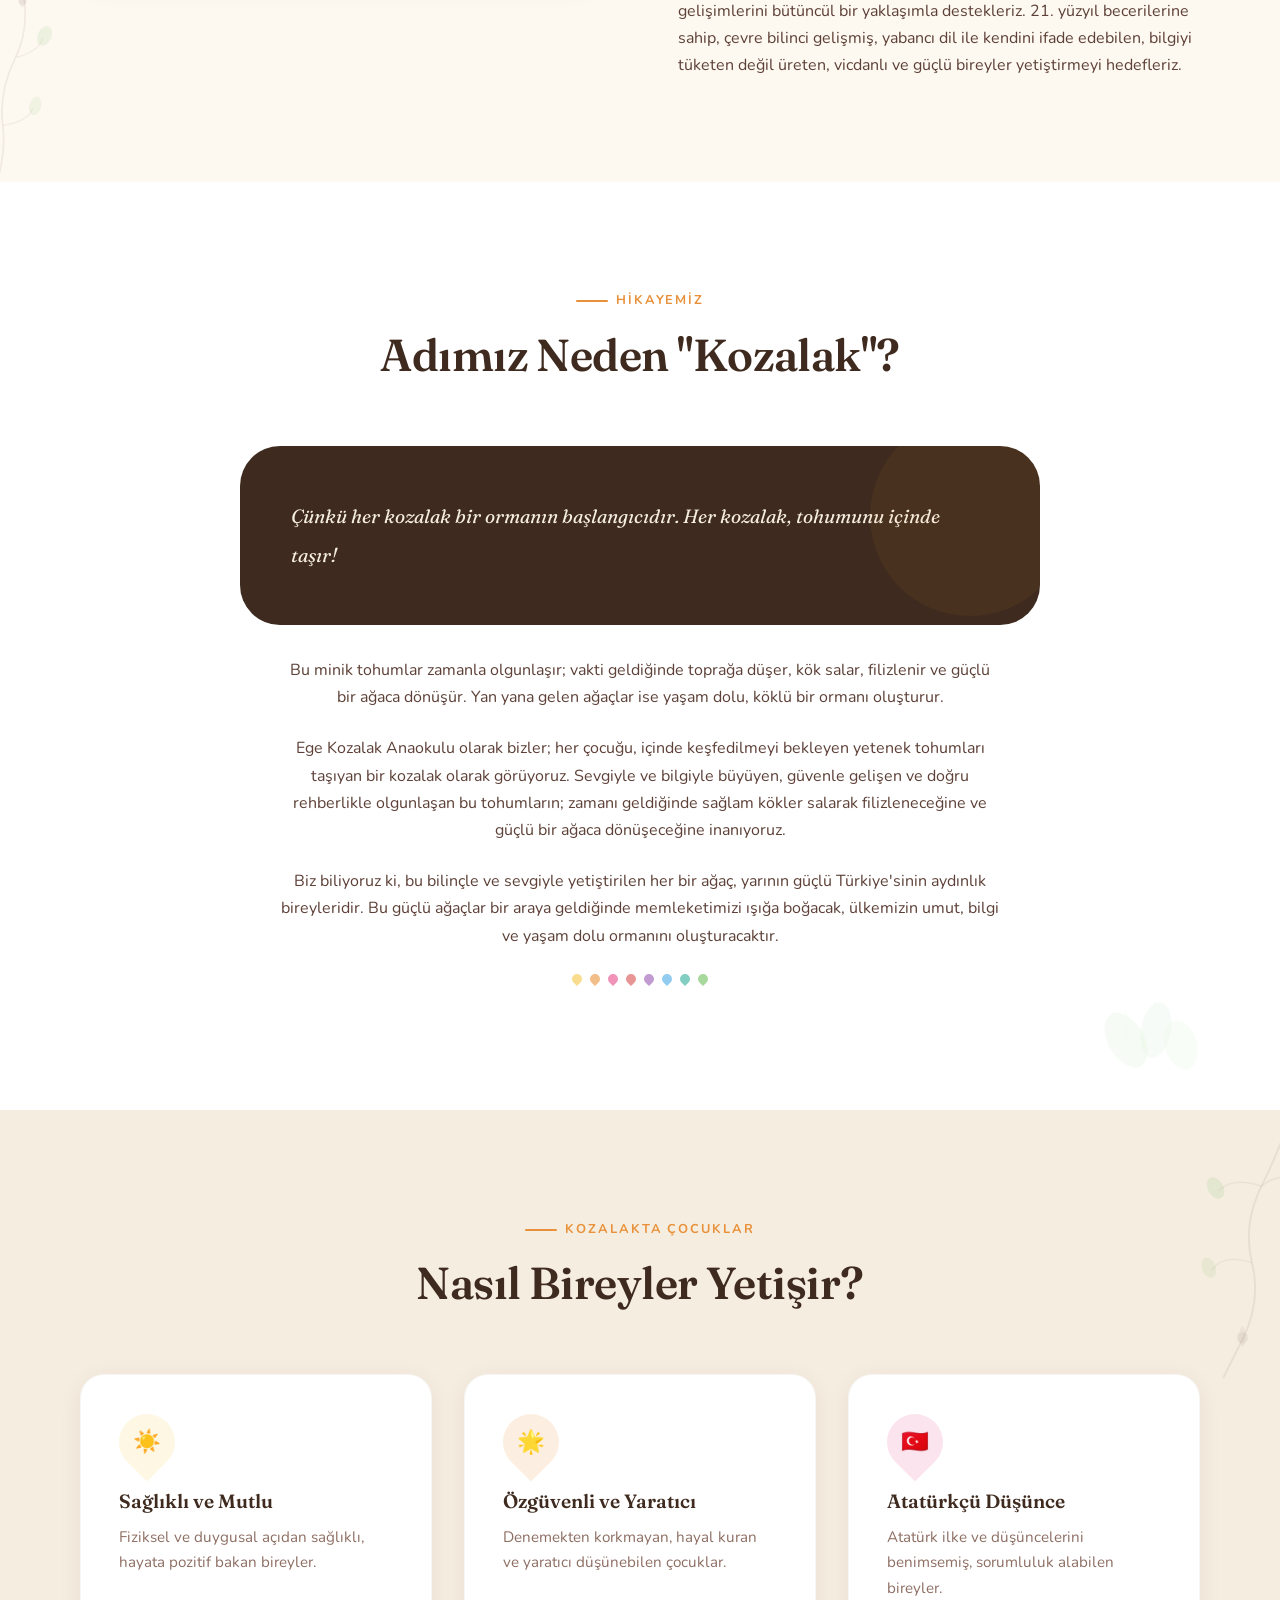
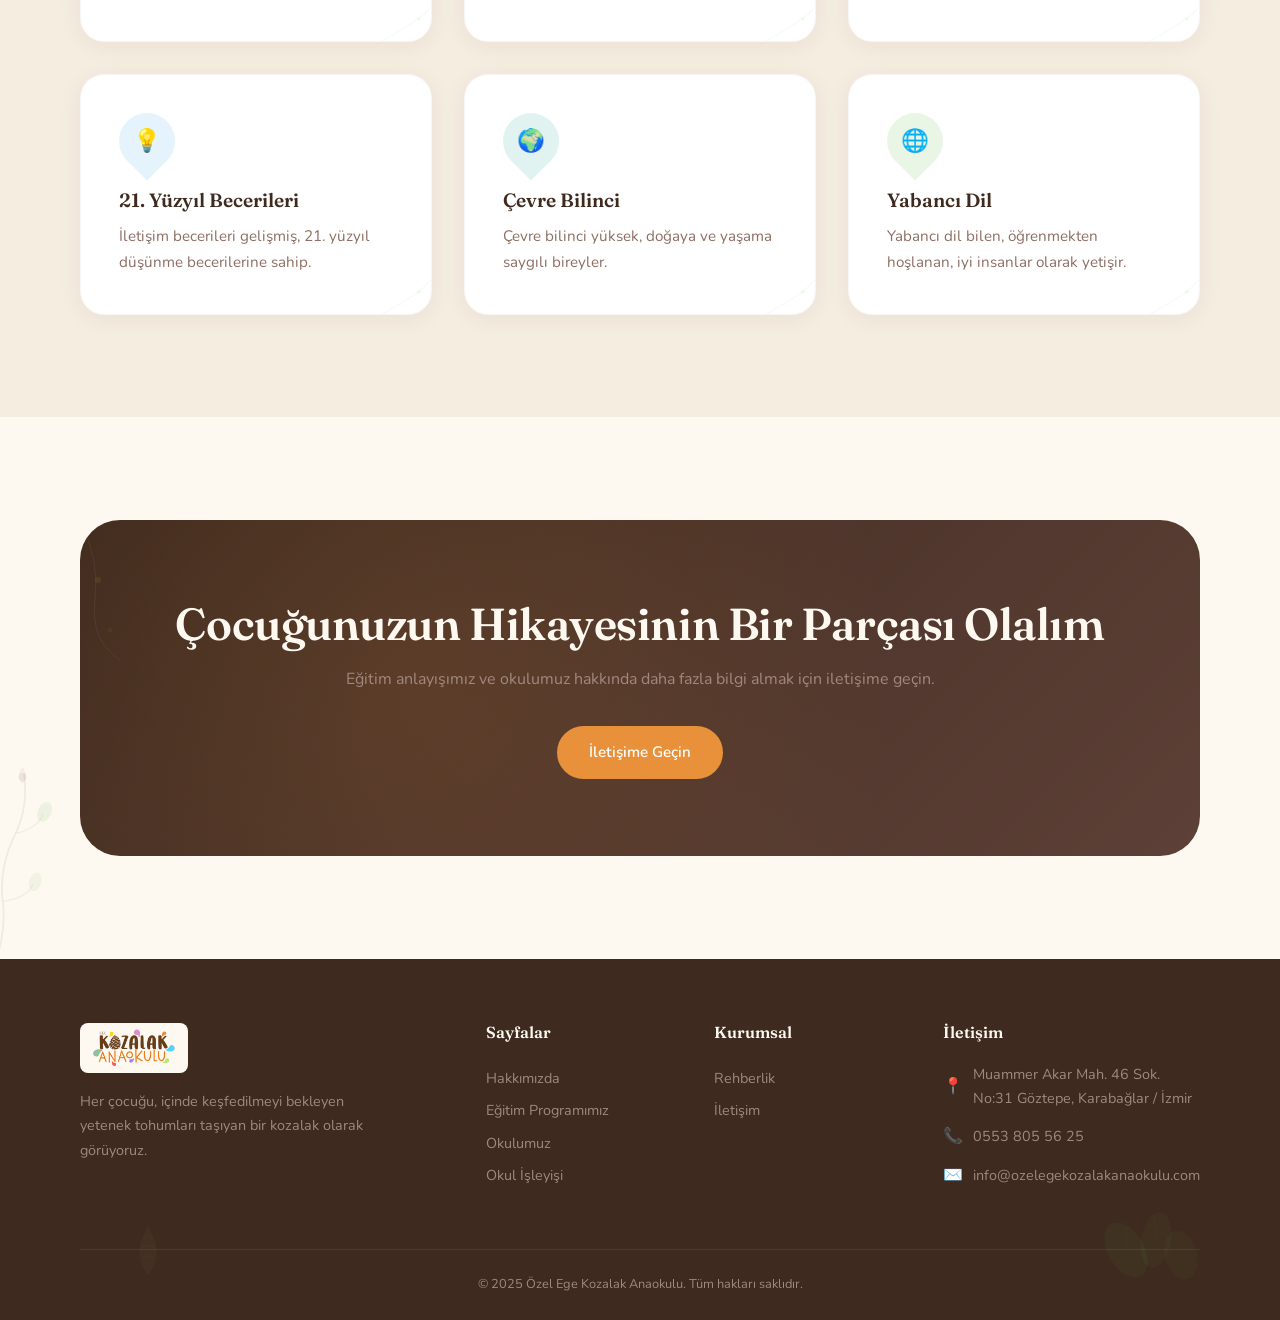
<file: hakkimizda.html>
<!DOCTYPE html>
<html lang="tr">
<head>
  <meta charset="UTF-8">
  <meta name="viewport" content="width=device-width, initial-scale=1.0, viewport-fit=cover">
  <title>Hakkımızda | Ege Kozalak Anaokulu</title>
  <meta name="description" content="Ege Kozalak Anaokulu vizyonu, misyonu ve eğitim felsefesi hakkında bilgi edinin.">
  <link rel="stylesheet" href="css/style.css">
  <link rel="icon" href="assets/logo.png" type="image/png">
</head>
<body>

  <div class="page-progress"></div>

  <!-- Navigation -->
  <nav class="nav">
    <div class="nav__inner">
      <a href="index.html" class="nav__logo">
        <img src="assets/logo.png" alt="Ege Kozalak Anaokulu Logo">
      </a>
      <div class="nav__links">
        <a href="index.html" class="nav__link">Ana Sayfa</a>
        <a href="hakkimizda.html" class="nav__link">Hakkımızda</a>
        <a href="egitim-programimiz.html" class="nav__link">Eğitim Programımız</a>
        <a href="okulumuz.html" class="nav__link">Okulumuz</a>
        <a href="galeri.html" class="nav__link">Galeri</a>
        <a href="rehberlik.html" class="nav__link">Rehberlik</a>
        <a href="iletisim.html" class="nav__link">İletişim</a>
      </div>
      <button class="nav__burger" aria-label="Menü">
        <span></span><span></span><span></span>
      </button>
    </div>
  </nav>

  <!-- Page Hero -->
  <section class="page-hero">
    <div class="container">
      <div class="page-hero__content reveal">
        <span class="section-label">Bizi Tanıyın</span>
        <h1 class="page-hero__title">Hakkımızda</h1>
        <p class="page-hero__subtitle">Geleceğin güçlü bireylerini sevgiyle, bilgiyle ve doğru rehberlikle yetiştiriyoruz.</p>
      </div>
    </div>
    <div class="drop drop--lg drop--float" style="background: var(--drop-orange); top: 20%; right: 8%; animation-delay: 0s;" aria-hidden="true"></div>
    <div class="drop drop--md drop--float" style="background: var(--drop-teal); top: 60%; right: 15%; animation-delay: 2s;" aria-hidden="true"></div>
  </section>

  <!-- Vizyon -->
  <section class="section section--white">
    <div class="container">
      <div class="split">
        <div class="reveal">
          <span class="section-label">Vizyonumuz</span>
          <h2 class="mb-24">Geleceğe Yön Veren Bireyler</h2>
          <p class="mb-24">Okulumuz; yetiştirdiği mutlu, özgüvenli, iletişime açık, duyarlı ve insan sevgisini merkezine alan çocuklarla geleceğe yön vermeyi hedefler.</p>
          <p class="mb-24">Milli ve evrensel değerleri benimseyen, sorumluluk sahibi bireyler yetiştirirken; Mustafa Kemal Atatürk'ün ortaya koyduğu "muasır medeniyetler seviyesinin üzerine çıkma" hedefini rehber edinir.</p>
          <p>Ege Kozalak Anaokulu olarak amacımız; her çocuğun sahip olduğu potansiyeli ortaya çıkararak, güçlü bireylerin oluşturduğu bilinçli ve aydınlık bir topluma katkı sağlamaktır.</p>
        </div>
        <div class="reveal reveal-delay-2">
          <div class="img-block img-block--rounded img-block--aspect-4-3 mb-24">
            <img src="assets/mutlu-cocuklar.jpg" alt="Ege Kozalak Anaokulu'nda mutlu çocuklar">
          </div>
          <div class="info-block">
            <p class="info-block__title">Hedefimiz</p>
            <p class="info-block__text">Her çocuğun sahip olduğu potansiyeli ortaya çıkararak, güçlü bireylerin oluşturduğu bilinçli ve aydınlık bir topluma katkı sağlamak.</p>
          </div>
        </div>
      </div>
    </div>
  </section>

  <!-- Misyon -->
  <section class="section section--cream">
    <div class="container">
      <div class="split split--reverse">
        <div class="reveal">
          <span class="section-label">Misyonumuz</span>
          <h2 class="mb-24">Öğrenmeyi Seven Bireyler</h2>
          <p class="mb-24">Atatürk'ün ilke ve düşüncelerini özümsemiş; öğrenmeyi seven, merak eden ve keşfederek gelişen bireyler yetiştirmek en temel sorumluluğumuzdur.</p>
          <p>Çocuklarımızın yalnızca akademik değil; sosyal, duygusal ve zihinsel gelişimlerini bütüncül bir yaklaşımla destekleriz. 21. yüzyıl becerilerine sahip, çevre bilinci gelişmiş, yabancı dil ile kendini ifade edebilen, bilgiyi tüketen değil üreten, vicdanlı ve güçlü bireyler yetiştirmeyi hedefleriz.</p>
        </div>
        <div class="reveal reveal-delay-2">
          <div class="info-block" style="border-left-color: var(--drop-teal);">
            <p class="info-block__title">Bütüncül Yaklaşım</p>
            <p class="info-block__text">21. yüzyıl becerilerine sahip, çevre bilinci gelişmiş, yabancı dil ile kendini ifade edebilen, bilgiyi tüketen değil üreten bireyler yetiştirmek.</p>
          </div>
        </div>
      </div>
    </div>
  </section>

  <!-- Neden Kozalak -->
  <section class="section section--white">
    <div class="container">
      <div class="section__header section__header--center reveal">
        <span class="section-label">Hikayemiz</span>
        <h2>Adımız Neden "Kozalak"?</h2>
      </div>

      <div class="reveal" style="max-width: 800px; margin: 0 auto;">
        <div class="quote-block mb-32">
          <p>Çünkü her kozalak bir ormanın başlangıcıdır. Her kozalak, tohumunu içinde taşır!</p>
        </div>

        <p class="mb-24" style="text-align: center; margin-left: auto; margin-right: auto;">Bu minik tohumlar zamanla olgunlaşır; vakti geldiğinde toprağa düşer, kök salar, filizlenir ve güçlü bir ağaca dönüşür. Yan yana gelen ağaçlar ise yaşam dolu, köklü bir ormanı oluşturur.</p>

        <p class="mb-24" style="text-align: center; margin-left: auto; margin-right: auto;">Ege Kozalak Anaokulu olarak bizler; her çocuğu, içinde keşfedilmeyi bekleyen yetenek tohumları taşıyan bir kozalak olarak görüyoruz. Sevgiyle ve bilgiyle büyüyen, güvenle gelişen ve doğru rehberlikle olgunlaşan bu tohumların; zamanı geldiğinde sağlam kökler salarak filizleneceğine ve güçlü bir ağaca dönüşeceğine inanıyoruz.</p>

        <p style="text-align: center; margin-left: auto; margin-right: auto;">Biz biliyoruz ki, bu bilinçle ve sevgiyle yetiştirilen her bir ağaç, yarının güçlü Türkiye'sinin aydınlık bireyleridir. Bu güçlü ağaçlar bir araya geldiğinde memleketimizi ışığa boğacak, ülkemizin umut, bilgi ve yaşam dolu ormanını oluşturacaktır.</p>
      </div>

      <!-- Decorative drops divider -->
      <div class="divider-drops reveal" aria-hidden="true">
        <span style="background: var(--drop-yellow);"></span>
        <span style="background: var(--drop-orange);"></span>
        <span style="background: var(--drop-pink);"></span>
        <span style="background: var(--drop-red);"></span>
        <span style="background: var(--drop-purple);"></span>
        <span style="background: var(--drop-blue);"></span>
        <span style="background: var(--drop-teal);"></span>
        <span style="background: var(--drop-green);"></span>
      </div>
    </div>
  </section>

  <!-- Kozalakta Çocuklar -->
  <section class="section section--warm">
    <div class="container">
      <div class="section__header section__header--center reveal">
        <span class="section-label">Kozalakta Çocuklar</span>
        <h2>Nasıl Bireyler Yetişir?</h2>
      </div>

      <div class="grid grid--3">
        <div class="card reveal reveal-delay-1">
          <div class="card__icon" style="background: rgba(245, 197, 66, 0.15);"><span>☀️</span></div>
          <h4 class="card__title">Sağlıklı ve Mutlu</h4>
          <p class="card__text">Fiziksel ve duygusal açıdan sağlıklı, hayata pozitif bakan bireyler.</p>
        </div>
        <div class="card reveal reveal-delay-2">
          <div class="card__icon" style="background: rgba(232, 145, 58, 0.15);"><span>🌟</span></div>
          <h4 class="card__title">Özgüvenli ve Yaratıcı</h4>
          <p class="card__text">Denemekten korkmayan, hayal kuran ve yaratıcı düşünebilen çocuklar.</p>
        </div>
        <div class="card reveal reveal-delay-3">
          <div class="card__icon" style="background: rgba(232, 75, 138, 0.15);"><span>🇹🇷</span></div>
          <h4 class="card__title">Atatürkçü Düşünce</h4>
          <p class="card__text">Atatürk ilke ve düşüncelerini benimsemiş, sorumluluk alabilen bireyler.</p>
        </div>
        <div class="card reveal reveal-delay-1">
          <div class="card__icon" style="background: rgba(74, 171, 232, 0.15);"><span>💡</span></div>
          <h4 class="card__title">21. Yüzyıl Becerileri</h4>
          <p class="card__text">İletişim becerileri gelişmiş, 21. yüzyıl düşünme becerilerine sahip.</p>
        </div>
        <div class="card reveal reveal-delay-2">
          <div class="card__icon" style="background: rgba(46, 173, 155, 0.15);"><span>🌍</span></div>
          <h4 class="card__title">Çevre Bilinci</h4>
          <p class="card__text">Çevre bilinci yüksek, doğaya ve yaşama saygılı bireyler.</p>
        </div>
        <div class="card reveal reveal-delay-3">
          <div class="card__icon" style="background: rgba(107, 191, 89, 0.15);"><span>🌐</span></div>
          <h4 class="card__title">Yabancı Dil</h4>
          <p class="card__text">Yabancı dil bilen, öğrenmekten hoşlanan, iyi insanlar olarak yetişir.</p>
        </div>
      </div>
    </div>
  </section>

  <!-- CTA -->
  <section class="section section--cream">
    <div class="container">
      <div class="cta-banner reveal">
        <h2>Çocuğunuzun Hikayesinin Bir Parçası Olalım</h2>
        <p>Eğitim anlayışımız ve okulumuz hakkında daha fazla bilgi almak için iletişime geçin.</p>
        <a href="iletisim.html" class="btn btn--amber">İletişime Geçin</a>
      </div>
    </div>
  </section>

  <!-- Footer -->
  <footer class="footer">
    <div class="container">
      <div class="footer__grid">
        <div class="footer__brand">
          <img src="assets/logo.png" alt="Ege Kozalak Anaokulu">
          <p>Her çocuğu, içinde keşfedilmeyi bekleyen yetenek tohumları taşıyan bir kozalak olarak görüyoruz.</p>
        </div>
        <div>
          <h4 class="footer__title">Sayfalar</h4>
          <a href="hakkimizda.html" class="footer__link">Hakkımızda</a>
          <a href="egitim-programimiz.html" class="footer__link">Eğitim Programımız</a>
          <a href="okulumuz.html" class="footer__link">Okulumuz</a>
          <a href="okul-isleyisi.html" class="footer__link">Okul İşleyişi</a>
        </div>
        <div>
          <h4 class="footer__title">Kurumsal</h4>
          <a href="rehberlik.html" class="footer__link">Rehberlik</a>
          <a href="iletisim.html" class="footer__link">İletişim</a>
        </div>
        <div>
          <h4 class="footer__title">İletişim</h4>
          <div class="footer__contact-item">
            <span>📍</span>
            <span>Muammer Akar Mah. 46 Sok. No:31 Göztepe, Karabağlar / İzmir</span>
          </div>
          <div class="footer__contact-item">
            <span>📞</span>
            <span>0553 805 56 25</span>
          </div>
          <div class="footer__contact-item">
            <span>✉️</span>
            <span>info@ozelegekozalakanaokulu.com</span>
          </div>
        </div>
      </div>
      <div class="footer__bottom">
        &copy; 2025 Özel Ege Kozalak Anaokulu. Tüm hakları saklıdır.
      </div>
    </div>
  </footer>

  <!-- WhatsApp -->
  <a href="https://wa.me/905538055625" target="_blank" rel="noopener" class="whatsapp-btn" aria-label="WhatsApp ile iletişime geçin">
    <svg viewBox="0 0 24 24" xmlns="http://www.w3.org/2000/svg"><path d="M17.472 14.382c-.297-.149-1.758-.867-2.03-.967-.273-.099-.471-.148-.67.15-.197.297-.767.966-.94 1.164-.173.199-.347.223-.644.075-.297-.15-1.255-.463-2.39-1.475-.883-.788-1.48-1.761-1.653-2.059-.173-.297-.018-.458.13-.606.134-.133.298-.347.446-.52.149-.174.198-.298.298-.497.099-.198.05-.371-.025-.52-.075-.149-.669-1.612-.916-2.207-.242-.579-.487-.5-.669-.51-.173-.008-.371-.01-.57-.01-.198 0-.52.074-.792.372-.272.297-1.04 1.016-1.04 2.479 0 1.462 1.065 2.875 1.213 3.074.149.198 2.096 3.2 5.077 4.487.709.306 1.262.489 1.694.625.712.227 1.36.195 1.871.118.571-.085 1.758-.719 2.006-1.413.248-.694.248-1.289.173-1.413-.074-.124-.272-.198-.57-.347m-5.421 7.403h-.004a9.87 9.87 0 01-5.031-1.378l-.361-.214-3.741.982.998-3.648-.235-.374a9.86 9.86 0 01-1.51-5.26c.001-5.45 4.436-9.884 9.888-9.884 2.64 0 5.122 1.03 6.988 2.898a9.825 9.825 0 012.893 6.994c-.003 5.45-4.437 9.884-9.885 9.884m8.413-18.297A11.815 11.815 0 0012.05 0C5.495 0 .16 5.335.157 11.892c0 2.096.547 4.142 1.588 5.945L.057 24l6.305-1.654a11.882 11.882 0 005.683 1.448h.005c6.554 0 11.89-5.335 11.893-11.893a11.821 11.821 0 00-3.48-8.413z"/></svg>
  </a>

  <script src="js/main.js"></script>
</body>
</html>
</file>
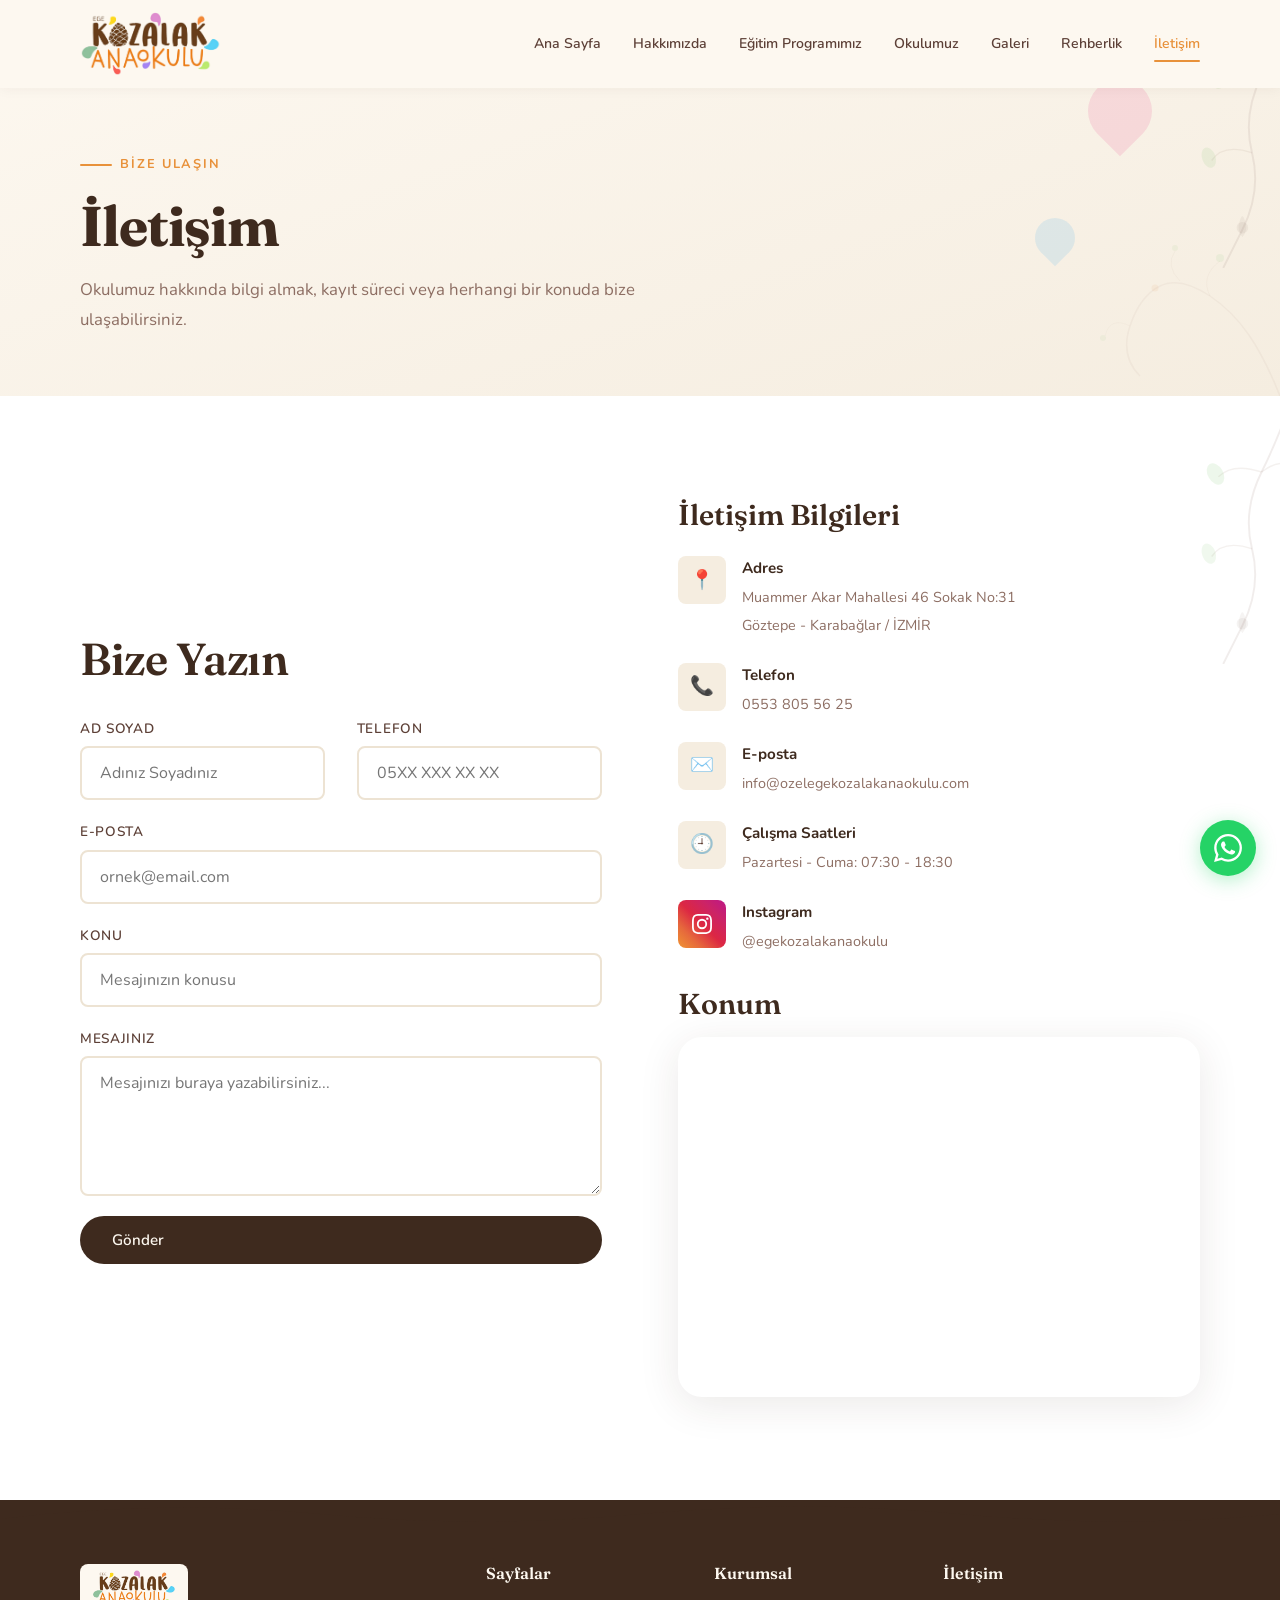
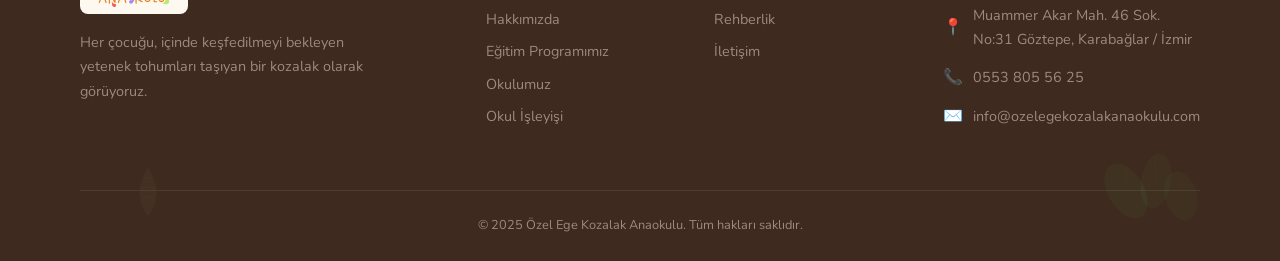
<file: iletisim.html>
<!DOCTYPE html>
<html lang="tr">
<head>
  <meta charset="UTF-8">
  <meta name="viewport" content="width=device-width, initial-scale=1.0, viewport-fit=cover">
  <title>İletişim | Ege Kozalak Anaokulu</title>
  <meta name="description" content="Ege Kozalak Anaokulu ile iletişime geçin. Adres, telefon ve iletişim formu.">
  <link rel="stylesheet" href="css/style.css">
  <link rel="icon" href="assets/logo.png" type="image/png">
</head>
<body>

  <div class="page-progress"></div>

  <nav class="nav">
    <div class="nav__inner">
      <a href="index.html" class="nav__logo">
        <img src="assets/logo.png" alt="Ege Kozalak Anaokulu Logo">
      </a>
      <div class="nav__links">
        <a href="index.html" class="nav__link">Ana Sayfa</a>
        <a href="hakkimizda.html" class="nav__link">Hakkımızda</a>
        <a href="egitim-programimiz.html" class="nav__link">Eğitim Programımız</a>
        <a href="okulumuz.html" class="nav__link">Okulumuz</a>
        <a href="galeri.html" class="nav__link">Galeri</a>
        <a href="rehberlik.html" class="nav__link">Rehberlik</a>
        <a href="iletisim.html" class="nav__link">İletişim</a>
      </div>
      <button class="nav__burger" aria-label="Menü">
        <span></span><span></span><span></span>
      </button>
    </div>
  </nav>

  <!-- Page Hero -->
  <section class="page-hero">
    <div class="container">
      <div class="page-hero__content reveal">
        <span class="section-label">Bize Ulaşın</span>
        <h1 class="page-hero__title">İletişim</h1>
        <p class="page-hero__subtitle">Okulumuz hakkında bilgi almak, kayıt süreci veya herhangi bir konuda bize ulaşabilirsiniz.</p>
      </div>
    </div>
    <div class="drop drop--lg drop--float" style="background: var(--drop-pink); top: 20%; right: 10%; animation-delay: 0s;" aria-hidden="true"></div>
    <div class="drop drop--md drop--float" style="background: var(--drop-blue); top: 55%; right: 16%; animation-delay: 2s;" aria-hidden="true"></div>
  </section>

  <!-- Contact -->
  <section class="section section--white">
    <div class="container">
      <div class="split">
        <div class="reveal">
          <h2 class="mb-32">Bize Yazın</h2>
          <form class="contact-form" onsubmit="event.preventDefault(); alert('Mesajınız gönderildi! En kısa sürede size dönüş yapacağız.');">
            <div class="grid grid--2">
              <div class="form-group">
                <label for="name">Ad Soyad</label>
                <input type="text" id="name" name="name" required placeholder="Adınız Soyadınız">
              </div>
              <div class="form-group">
                <label for="phone">Telefon</label>
                <input type="tel" id="phone" name="phone" placeholder="05XX XXX XX XX">
              </div>
            </div>
            <div class="form-group">
              <label for="email">E-posta</label>
              <input type="email" id="email" name="email" required placeholder="ornek@email.com">
            </div>
            <div class="form-group">
              <label for="subject">Konu</label>
              <input type="text" id="subject" name="subject" placeholder="Mesajınızın konusu">
            </div>
            <div class="form-group">
              <label for="message">Mesajınız</label>
              <textarea id="message" name="message" required placeholder="Mesajınızı buraya yazabilirsiniz..."></textarea>
            </div>
            <button type="submit" class="btn btn--primary">Gönder</button>
          </form>
        </div>

        <div class="reveal reveal-delay-2">
          <h3 class="mb-24">İletişim Bilgileri</h3>
          <div class="contact-info mb-32">
            <div class="contact-info__item">
              <div class="contact-info__icon">📍</div>
              <div class="contact-info__text">
                <strong>Adres</strong>
                <span>Muammer Akar Mahallesi 46 Sokak No:31<br>Göztepe - Karabağlar / İZMİR</span>
              </div>
            </div>
            <div class="contact-info__item">
              <div class="contact-info__icon">📞</div>
              <div class="contact-info__text">
                <strong>Telefon</strong>
                <span>0553 805 56 25</span>
              </div>
            </div>
            <div class="contact-info__item">
              <div class="contact-info__icon">✉️</div>
              <div class="contact-info__text">
                <strong>E-posta</strong>
                <span>info@ozelegekozalakanaokulu.com</span>
              </div>
            </div>
            <div class="contact-info__item">
              <div class="contact-info__icon">🕘</div>
              <div class="contact-info__text">
                <strong>Çalışma Saatleri</strong>
                <span>Pazartesi - Cuma: 07:30 - 18:30</span>
              </div>
            </div>
            <div class="contact-info__item">
              <a href="https://www.instagram.com/egekozalakanaokulu/" target="_blank" rel="noopener" style="display:flex;align-items:flex-start;gap:16px;text-decoration:none;color:inherit;">
                <div class="contact-info__icon" style="background: linear-gradient(45deg, #f09433, #e6683c, #dc2743, #cc2366, #bc1888); color: white;">
                  <svg width="20" height="20" viewBox="0 0 24 24" fill="white" xmlns="http://www.w3.org/2000/svg"><path d="M12 2.163c3.204 0 3.584.012 4.85.07 3.252.148 4.771 1.691 4.919 4.919.058 1.265.069 1.645.069 4.849 0 3.205-.012 3.584-.069 4.849-.149 3.225-1.664 4.771-4.919 4.919-1.266.058-1.644.07-4.85.07-3.204 0-3.584-.012-4.849-.07-3.26-.149-4.771-1.699-4.919-4.92-.058-1.265-.07-1.644-.07-4.849 0-3.204.013-3.583.07-4.849.149-3.227 1.664-4.771 4.919-4.919 1.266-.057 1.645-.069 4.849-.069zM12 0C8.741 0 8.333.014 7.053.072 2.695.272.273 2.69.073 7.052.014 8.333 0 8.741 0 12c0 3.259.014 3.668.072 4.948.2 4.358 2.618 6.78 6.98 6.98C8.333 23.986 8.741 24 12 24c3.259 0 3.668-.014 4.948-.072 4.354-.2 6.782-2.618 6.979-6.98.059-1.28.073-1.689.073-4.948 0-3.259-.014-3.667-.072-4.947-.196-4.354-2.617-6.78-6.979-6.98C15.668.014 15.259 0 12 0zm0 5.838a6.162 6.162 0 100 12.324 6.162 6.162 0 000-12.324zM12 16a4 4 0 110-8 4 4 0 010 8zm6.406-11.845a1.44 1.44 0 100 2.881 1.44 1.44 0 000-2.881z"/></svg>
                </div>
                <div class="contact-info__text">
                  <strong>Instagram</strong>
                  <span>@egekozalakanaokulu</span>
                </div>
              </a>
            </div>
          </div>

          <h3 class="mb-16">Konum</h3>
          <div class="map-container">
            <iframe
              src="https://www.google.com/maps/embed?pb=!1m18!1m12!1m3!1d3127.5!2d27.12!3d38.39!2m3!1f0!2f0!3f0!3m2!1i1024!2i768!4f13.1!3m3!1m2!1s0x0%3A0x0!2zMzjCsDIzJzI0LjAiTiAyN8KwMDcnMTIuMCJF!5e0!3m2!1str!2str!4v1"
              allowfullscreen=""
              loading="lazy"
              referrerpolicy="no-referrer-when-downgrade"
              title="Ege Kozalak Anaokulu Konum">
            </iframe>
          </div>
        </div>
      </div>
    </div>
  </section>

  <!-- Footer -->
  <footer class="footer">
    <div class="container">
      <div class="footer__grid">
        <div class="footer__brand">
          <img src="assets/logo.png" alt="Ege Kozalak Anaokulu">
          <p>Her çocuğu, içinde keşfedilmeyi bekleyen yetenek tohumları taşıyan bir kozalak olarak görüyoruz.</p>
        </div>
        <div>
          <h4 class="footer__title">Sayfalar</h4>
          <a href="hakkimizda.html" class="footer__link">Hakkımızda</a>
          <a href="egitim-programimiz.html" class="footer__link">Eğitim Programımız</a>
          <a href="okulumuz.html" class="footer__link">Okulumuz</a>
          <a href="okul-isleyisi.html" class="footer__link">Okul İşleyişi</a>
        </div>
        <div>
          <h4 class="footer__title">Kurumsal</h4>
          <a href="rehberlik.html" class="footer__link">Rehberlik</a>
          <a href="iletisim.html" class="footer__link">İletişim</a>
        </div>
        <div>
          <h4 class="footer__title">İletişim</h4>
          <div class="footer__contact-item">
            <span>📍</span>
            <span>Muammer Akar Mah. 46 Sok. No:31 Göztepe, Karabağlar / İzmir</span>
          </div>
          <div class="footer__contact-item">
            <span>📞</span>
            <span>0553 805 56 25</span>
          </div>
          <div class="footer__contact-item">
            <span>✉️</span>
            <span>info@ozelegekozalakanaokulu.com</span>
          </div>
        </div>
      </div>
      <div class="footer__bottom">
        &copy; 2025 Özel Ege Kozalak Anaokulu. Tüm hakları saklıdır.
      </div>
    </div>
  </footer>

  <!-- WhatsApp -->
  <a href="https://wa.me/905538055625" target="_blank" rel="noopener" class="whatsapp-btn" aria-label="WhatsApp ile iletişime geçin">
    <svg viewBox="0 0 24 24" xmlns="http://www.w3.org/2000/svg"><path d="M17.472 14.382c-.297-.149-1.758-.867-2.03-.967-.273-.099-.471-.148-.67.15-.197.297-.767.966-.94 1.164-.173.199-.347.223-.644.075-.297-.15-1.255-.463-2.39-1.475-.883-.788-1.48-1.761-1.653-2.059-.173-.297-.018-.458.13-.606.134-.133.298-.347.446-.52.149-.174.198-.298.298-.497.099-.198.05-.371-.025-.52-.075-.149-.669-1.612-.916-2.207-.242-.579-.487-.5-.669-.51-.173-.008-.371-.01-.57-.01-.198 0-.52.074-.792.372-.272.297-1.04 1.016-1.04 2.479 0 1.462 1.065 2.875 1.213 3.074.149.198 2.096 3.2 5.077 4.487.709.306 1.262.489 1.694.625.712.227 1.36.195 1.871.118.571-.085 1.758-.719 2.006-1.413.248-.694.248-1.289.173-1.413-.074-.124-.272-.198-.57-.347m-5.421 7.403h-.004a9.87 9.87 0 01-5.031-1.378l-.361-.214-3.741.982.998-3.648-.235-.374a9.86 9.86 0 01-1.51-5.26c.001-5.45 4.436-9.884 9.888-9.884 2.64 0 5.122 1.03 6.988 2.898a9.825 9.825 0 012.893 6.994c-.003 5.45-4.437 9.884-9.885 9.884m8.413-18.297A11.815 11.815 0 0012.05 0C5.495 0 .16 5.335.157 11.892c0 2.096.547 4.142 1.588 5.945L.057 24l6.305-1.654a11.882 11.882 0 005.683 1.448h.005c6.554 0 11.89-5.335 11.893-11.893a11.821 11.821 0 00-3.48-8.413z"/></svg>
  </a>

  <script src="js/main.js"></script>
</body>
</html>
</file>
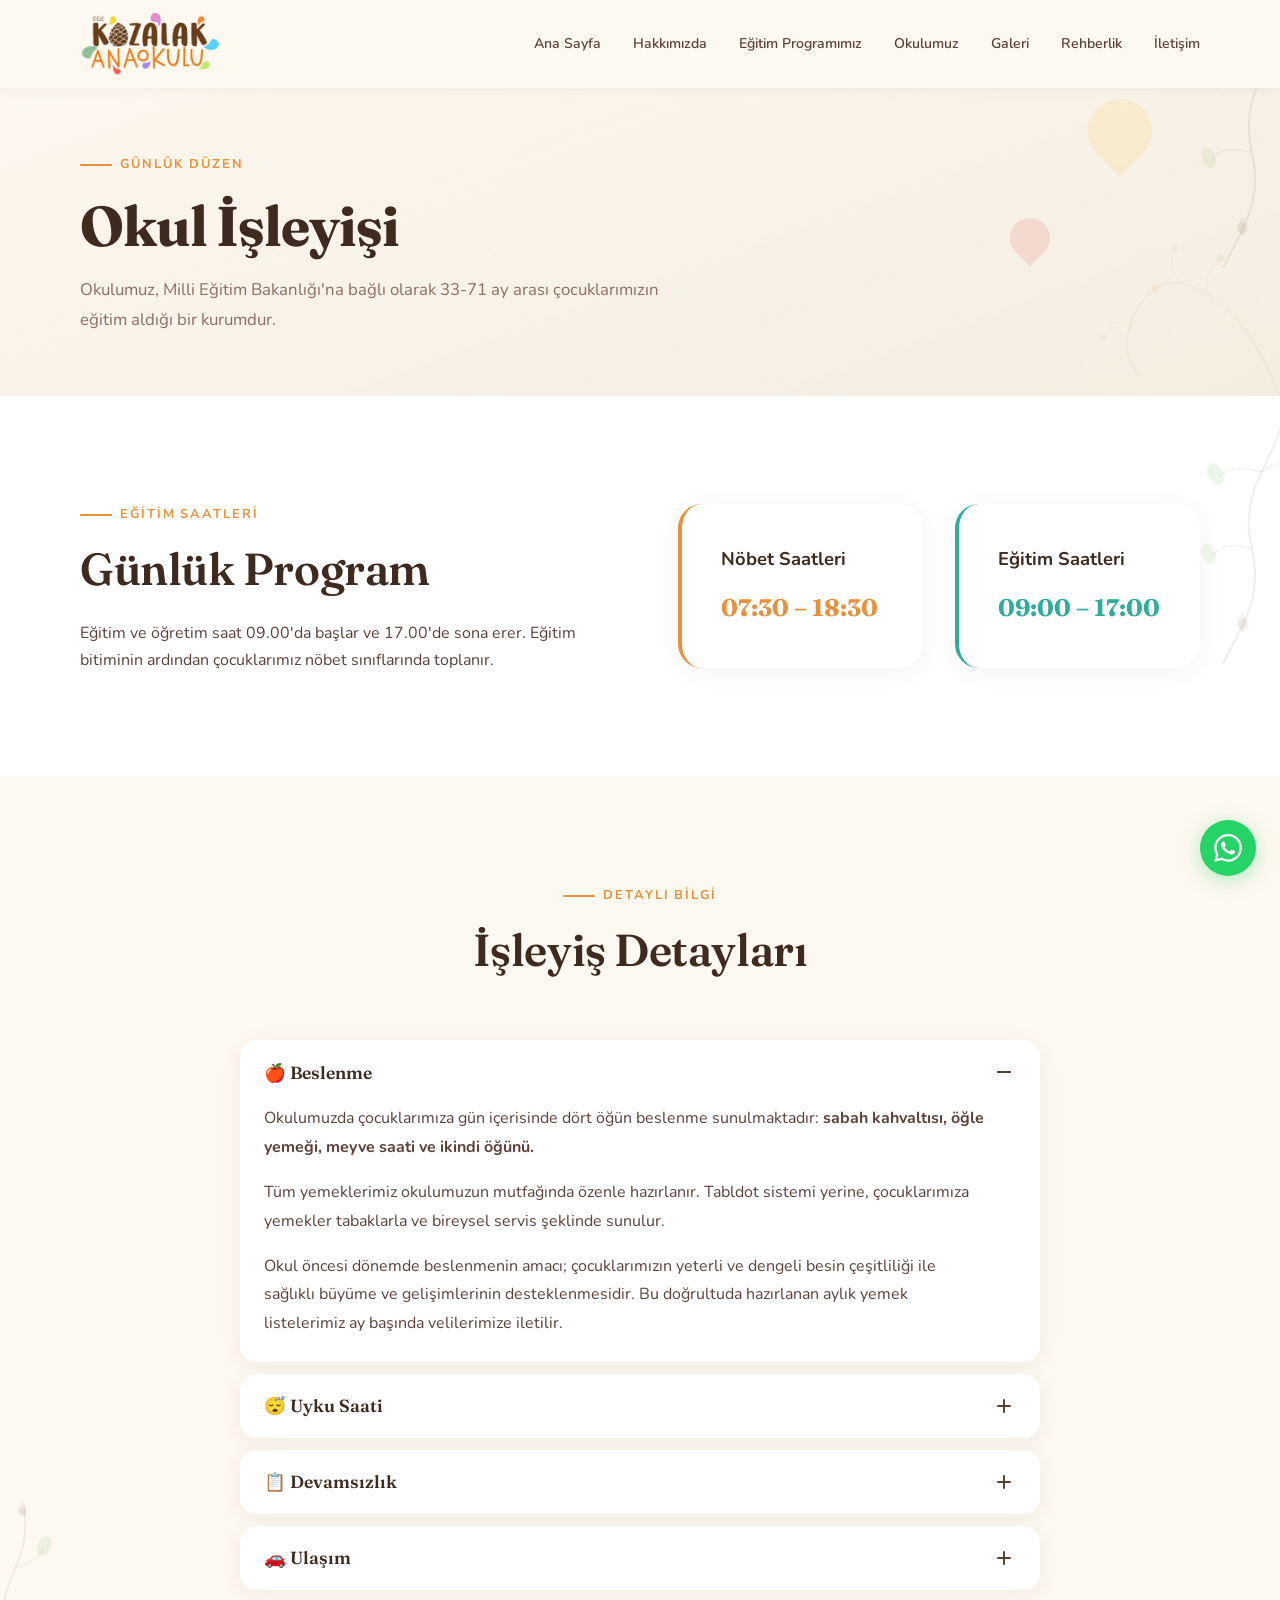
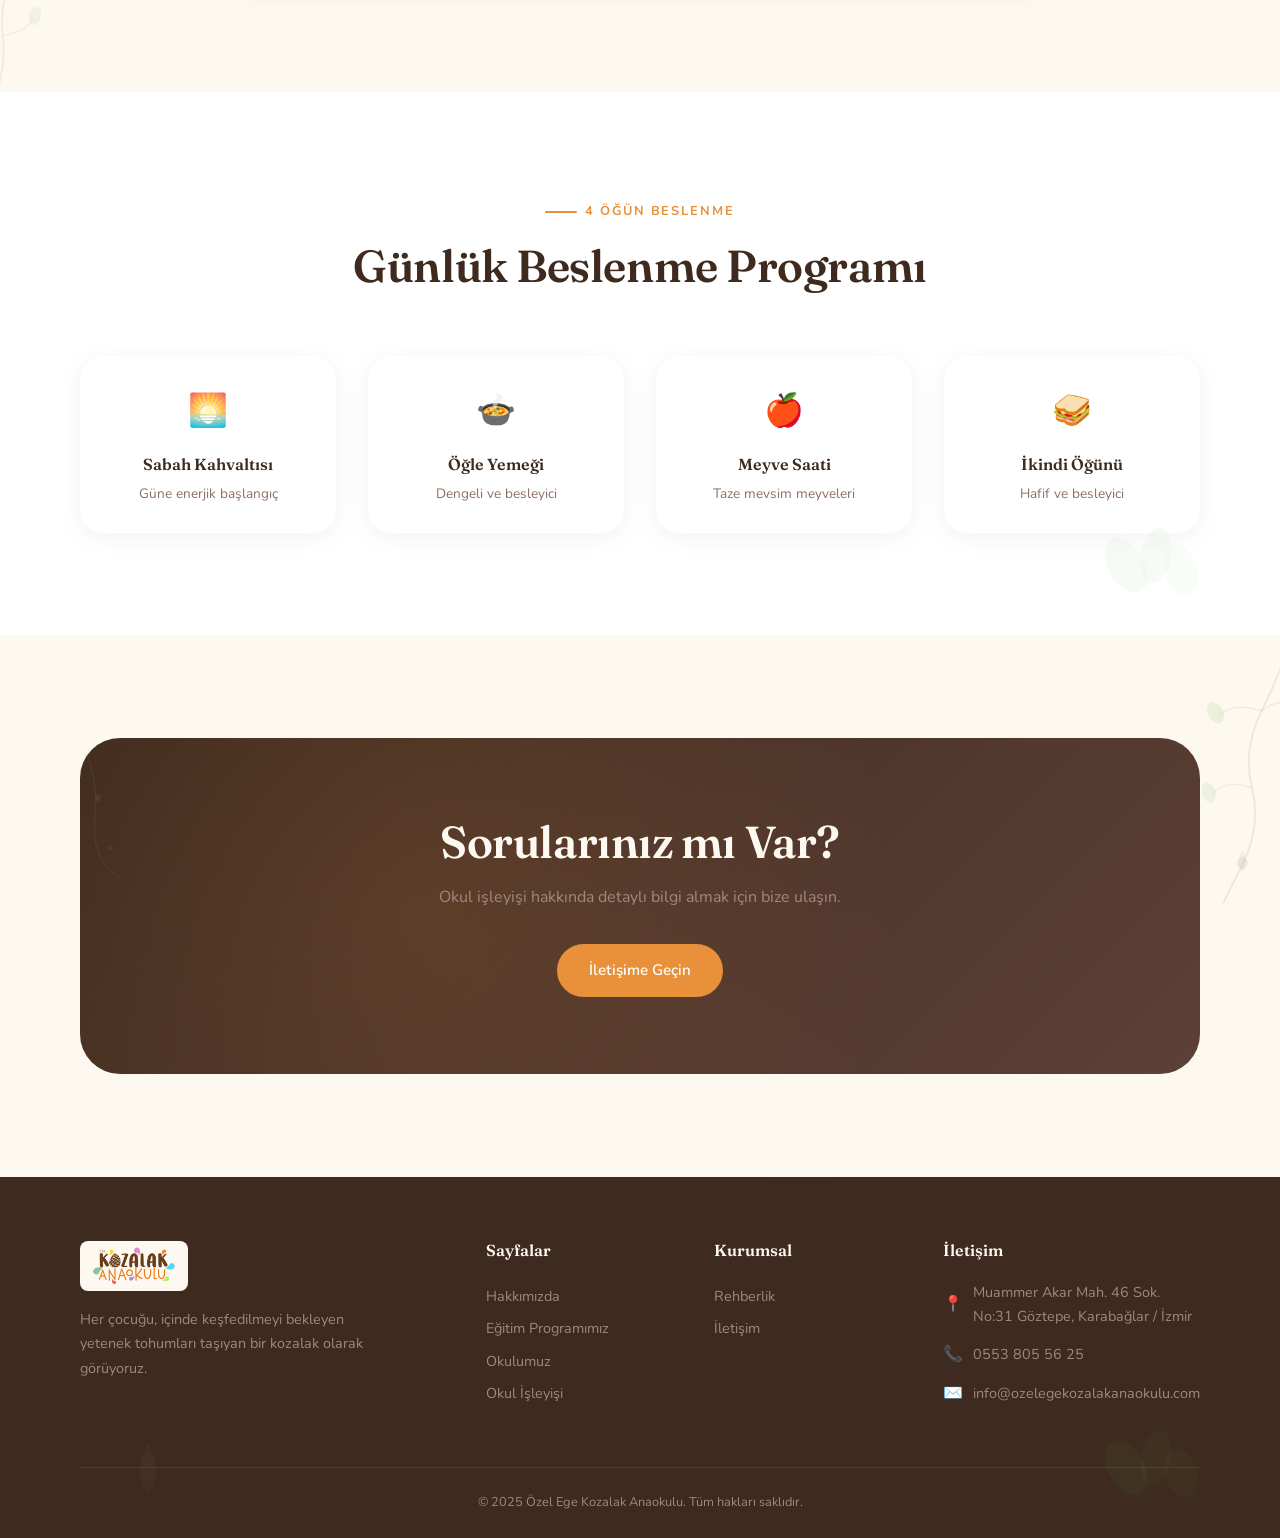
<file: okul-isleyisi.html>
<!DOCTYPE html>
<html lang="tr">
<head>
  <meta charset="UTF-8">
  <meta name="viewport" content="width=device-width, initial-scale=1.0, viewport-fit=cover">
  <title>Okul İşleyişi | Ege Kozalak Anaokulu</title>
  <meta name="description" content="Ege Kozalak Anaokulu eğitim saatleri, beslenme, uyku saati ve günlük işleyiş bilgileri.">
  <link rel="stylesheet" href="css/style.css">
  <link rel="icon" href="assets/logo.png" type="image/png">
</head>
<body>

  <div class="page-progress"></div>

  <nav class="nav">
    <div class="nav__inner">
      <a href="index.html" class="nav__logo">
        <img src="assets/logo.png" alt="Ege Kozalak Anaokulu Logo">
      </a>
      <div class="nav__links">
        <a href="index.html" class="nav__link">Ana Sayfa</a>
        <a href="hakkimizda.html" class="nav__link">Hakkımızda</a>
        <a href="egitim-programimiz.html" class="nav__link">Eğitim Programımız</a>
        <a href="okulumuz.html" class="nav__link">Okulumuz</a>
        <a href="galeri.html" class="nav__link">Galeri</a>
        <a href="rehberlik.html" class="nav__link">Rehberlik</a>
        <a href="iletisim.html" class="nav__link">İletişim</a>
      </div>
      <button class="nav__burger" aria-label="Menü">
        <span></span><span></span><span></span>
      </button>
    </div>
  </nav>

  <!-- Page Hero -->
  <section class="page-hero">
    <div class="container">
      <div class="page-hero__content reveal">
        <span class="section-label">Günlük Düzen</span>
        <h1 class="page-hero__title">Okul İşleyişi</h1>
        <p class="page-hero__subtitle">Okulumuz, Milli Eğitim Bakanlığı'na bağlı olarak 33-71 ay arası çocuklarımızın eğitim aldığı bir kurumdur.</p>
      </div>
    </div>
    <div class="drop drop--lg drop--float" style="background: var(--drop-yellow); top: 25%; right: 10%; animation-delay: 0.5s;" aria-hidden="true"></div>
    <div class="drop drop--md drop--float" style="background: var(--drop-red); top: 55%; right: 18%; animation-delay: 2.5s;" aria-hidden="true"></div>
  </section>

  <!-- Eğitim Saatleri -->
  <section class="section section--white">
    <div class="container">
      <div class="split">
        <div class="reveal">
          <span class="section-label">Eğitim Saatleri</span>
          <h2 class="mb-24">Günlük Program</h2>
          <p>Eğitim ve öğretim saat 09.00'da başlar ve 17.00'de sona erer. Eğitim bitiminin ardından çocuklarımız nöbet sınıflarında toplanır.</p>
        </div>
        <div class="reveal reveal-delay-2">
          <div class="grid grid--2">
            <div class="info-block">
              <p class="info-block__title">Nöbet Saatleri</p>
              <p class="info-block__text" style="font-size: 1.5rem; font-family: var(--font-display); font-weight: 700; color: var(--amber);">07:30 – 18:30</p>
            </div>
            <div class="info-block" style="border-left-color: var(--drop-teal);">
              <p class="info-block__title">Eğitim Saatleri</p>
              <p class="info-block__text" style="font-size: 1.5rem; font-family: var(--font-display); font-weight: 700; color: var(--drop-teal);">09:00 – 17:00</p>
            </div>
          </div>
        </div>
      </div>
    </div>
  </section>

  <!-- Diğer Bilgiler - Accordion -->
  <section class="section section--cream">
    <div class="container">
      <div class="section__header section__header--center reveal">
        <span class="section-label">Detaylı Bilgi</span>
        <h2>İşleyiş Detayları</h2>
      </div>

      <div class="reveal" style="max-width: 800px; margin: 0 auto;">
        <div class="accordion">

          <div class="accordion__item">
            <button class="accordion__header">
              🍎 Beslenme
              <span class="accordion__icon"></span>
            </button>
            <div class="accordion__body">
              <div class="accordion__body-inner">
                <p class="mb-16">Okulumuzda çocuklarımıza gün içerisinde dört öğün beslenme sunulmaktadır: <strong>sabah kahvaltısı, öğle yemeği, meyve saati ve ikindi öğünü.</strong></p>
                <p class="mb-16">Tüm yemeklerimiz okulumuzun mutfağında özenle hazırlanır. Tabldot sistemi yerine, çocuklarımıza yemekler tabaklarla ve bireysel servis şeklinde sunulur.</p>
                <p>Okul öncesi dönemde beslenmenin amacı; çocuklarımızın yeterli ve dengeli besin çeşitliliği ile sağlıklı büyüme ve gelişimlerinin desteklenmesidir. Bu doğrultuda hazırlanan aylık yemek listelerimiz ay başında velilerimize iletilir.</p>
              </div>
            </div>
          </div>

          <div class="accordion__item">
            <button class="accordion__header">
              😴 Uyku Saati
              <span class="accordion__icon"></span>
            </button>
            <div class="accordion__body">
              <div class="accordion__body-inner">
                <p>Okulumuzda yalnızca 3 yaş grubu için uyku saati uygulanmaktadır. 3 yaştan 4 yaş grubuna geçen çocuklarımız için farklı bir program bulunmamakta ve bu yaş grubunda uyku saati yer almamaktadır.</p>
              </div>
            </div>
          </div>

          <div class="accordion__item">
            <button class="accordion__header">
              📋 Devamsızlık
              <span class="accordion__icon"></span>
            </button>
            <div class="accordion__body">
              <div class="accordion__body-inner">
                <p class="mb-16">Çocuklarımızın okula gelmeyeceği günlerde, velilerimizin aynı günün sabahında okul idaresine bilgi vermeleri önemle rica olunur.</p>
                <p>Bulaşıcı hastalık durumlarında ise hem çocuklarımızın sağlığı hem de sınıf ortamının korunması adına çocuklarımızın okula gönderilmemesi gerekmektedir.</p>
              </div>
            </div>
          </div>

          <div class="accordion__item">
            <button class="accordion__header">
              🚗 Ulaşım
              <span class="accordion__icon"></span>
            </button>
            <div class="accordion__body">
              <div class="accordion__body-inner">
                <p>Velilerimiz çocuklarımızı kendi araçları ile okula getirip götürmektedir.</p>
              </div>
            </div>
          </div>

        </div>
      </div>
    </div>
  </section>

  <!-- Beslenme Detay -->
  <section class="section section--white">
    <div class="container">
      <div class="section__header section__header--center reveal">
        <span class="section-label">4 Öğün Beslenme</span>
        <h2>Günlük Beslenme Programı</h2>
      </div>

      <div class="grid grid--4 reveal">
        <div class="facility-card">
          <div class="facility-card__icon">🌅</div>
          <p class="facility-card__name">Sabah Kahvaltısı</p>
          <p class="facility-card__detail">Güne enerjik başlangıç</p>
        </div>
        <div class="facility-card">
          <div class="facility-card__icon">🍲</div>
          <p class="facility-card__name">Öğle Yemeği</p>
          <p class="facility-card__detail">Dengeli ve besleyici</p>
        </div>
        <div class="facility-card">
          <div class="facility-card__icon">🍎</div>
          <p class="facility-card__name">Meyve Saati</p>
          <p class="facility-card__detail">Taze mevsim meyveleri</p>
        </div>
        <div class="facility-card">
          <div class="facility-card__icon">🥪</div>
          <p class="facility-card__name">İkindi Öğünü</p>
          <p class="facility-card__detail">Hafif ve besleyici</p>
        </div>
      </div>
    </div>
  </section>

  <!-- CTA -->
  <section class="section section--cream">
    <div class="container">
      <div class="cta-banner reveal">
        <h2>Sorularınız mı Var?</h2>
        <p>Okul işleyişi hakkında detaylı bilgi almak için bize ulaşın.</p>
        <a href="iletisim.html" class="btn btn--amber">İletişime Geçin</a>
      </div>
    </div>
  </section>

  <!-- Footer -->
  <footer class="footer">
    <div class="container">
      <div class="footer__grid">
        <div class="footer__brand">
          <img src="assets/logo.png" alt="Ege Kozalak Anaokulu">
          <p>Her çocuğu, içinde keşfedilmeyi bekleyen yetenek tohumları taşıyan bir kozalak olarak görüyoruz.</p>
        </div>
        <div>
          <h4 class="footer__title">Sayfalar</h4>
          <a href="hakkimizda.html" class="footer__link">Hakkımızda</a>
          <a href="egitim-programimiz.html" class="footer__link">Eğitim Programımız</a>
          <a href="okulumuz.html" class="footer__link">Okulumuz</a>
          <a href="okul-isleyisi.html" class="footer__link">Okul İşleyişi</a>
        </div>
        <div>
          <h4 class="footer__title">Kurumsal</h4>
          <a href="rehberlik.html" class="footer__link">Rehberlik</a>
          <a href="iletisim.html" class="footer__link">İletişim</a>
        </div>
        <div>
          <h4 class="footer__title">İletişim</h4>
          <div class="footer__contact-item">
            <span>📍</span>
            <span>Muammer Akar Mah. 46 Sok. No:31 Göztepe, Karabağlar / İzmir</span>
          </div>
          <div class="footer__contact-item">
            <span>📞</span>
            <span>0553 805 56 25</span>
          </div>
          <div class="footer__contact-item">
            <span>✉️</span>
            <span>info@ozelegekozalakanaokulu.com</span>
          </div>
        </div>
      </div>
      <div class="footer__bottom">
        &copy; 2025 Özel Ege Kozalak Anaokulu. Tüm hakları saklıdır.
      </div>
    </div>
  </footer>

  <!-- WhatsApp -->
  <a href="https://wa.me/905538055625" target="_blank" rel="noopener" class="whatsapp-btn" aria-label="WhatsApp ile iletişime geçin">
    <svg viewBox="0 0 24 24" xmlns="http://www.w3.org/2000/svg"><path d="M17.472 14.382c-.297-.149-1.758-.867-2.03-.967-.273-.099-.471-.148-.67.15-.197.297-.767.966-.94 1.164-.173.199-.347.223-.644.075-.297-.15-1.255-.463-2.39-1.475-.883-.788-1.48-1.761-1.653-2.059-.173-.297-.018-.458.13-.606.134-.133.298-.347.446-.52.149-.174.198-.298.298-.497.099-.198.05-.371-.025-.52-.075-.149-.669-1.612-.916-2.207-.242-.579-.487-.5-.669-.51-.173-.008-.371-.01-.57-.01-.198 0-.52.074-.792.372-.272.297-1.04 1.016-1.04 2.479 0 1.462 1.065 2.875 1.213 3.074.149.198 2.096 3.2 5.077 4.487.709.306 1.262.489 1.694.625.712.227 1.36.195 1.871.118.571-.085 1.758-.719 2.006-1.413.248-.694.248-1.289.173-1.413-.074-.124-.272-.198-.57-.347m-5.421 7.403h-.004a9.87 9.87 0 01-5.031-1.378l-.361-.214-3.741.982.998-3.648-.235-.374a9.86 9.86 0 01-1.51-5.26c.001-5.45 4.436-9.884 9.888-9.884 2.64 0 5.122 1.03 6.988 2.898a9.825 9.825 0 012.893 6.994c-.003 5.45-4.437 9.884-9.885 9.884m8.413-18.297A11.815 11.815 0 0012.05 0C5.495 0 .16 5.335.157 11.892c0 2.096.547 4.142 1.588 5.945L.057 24l6.305-1.654a11.882 11.882 0 005.683 1.448h.005c6.554 0 11.89-5.335 11.893-11.893a11.821 11.821 0 00-3.48-8.413z"/></svg>
  </a>

  <script src="js/main.js"></script>
</body>
</html>
</file>
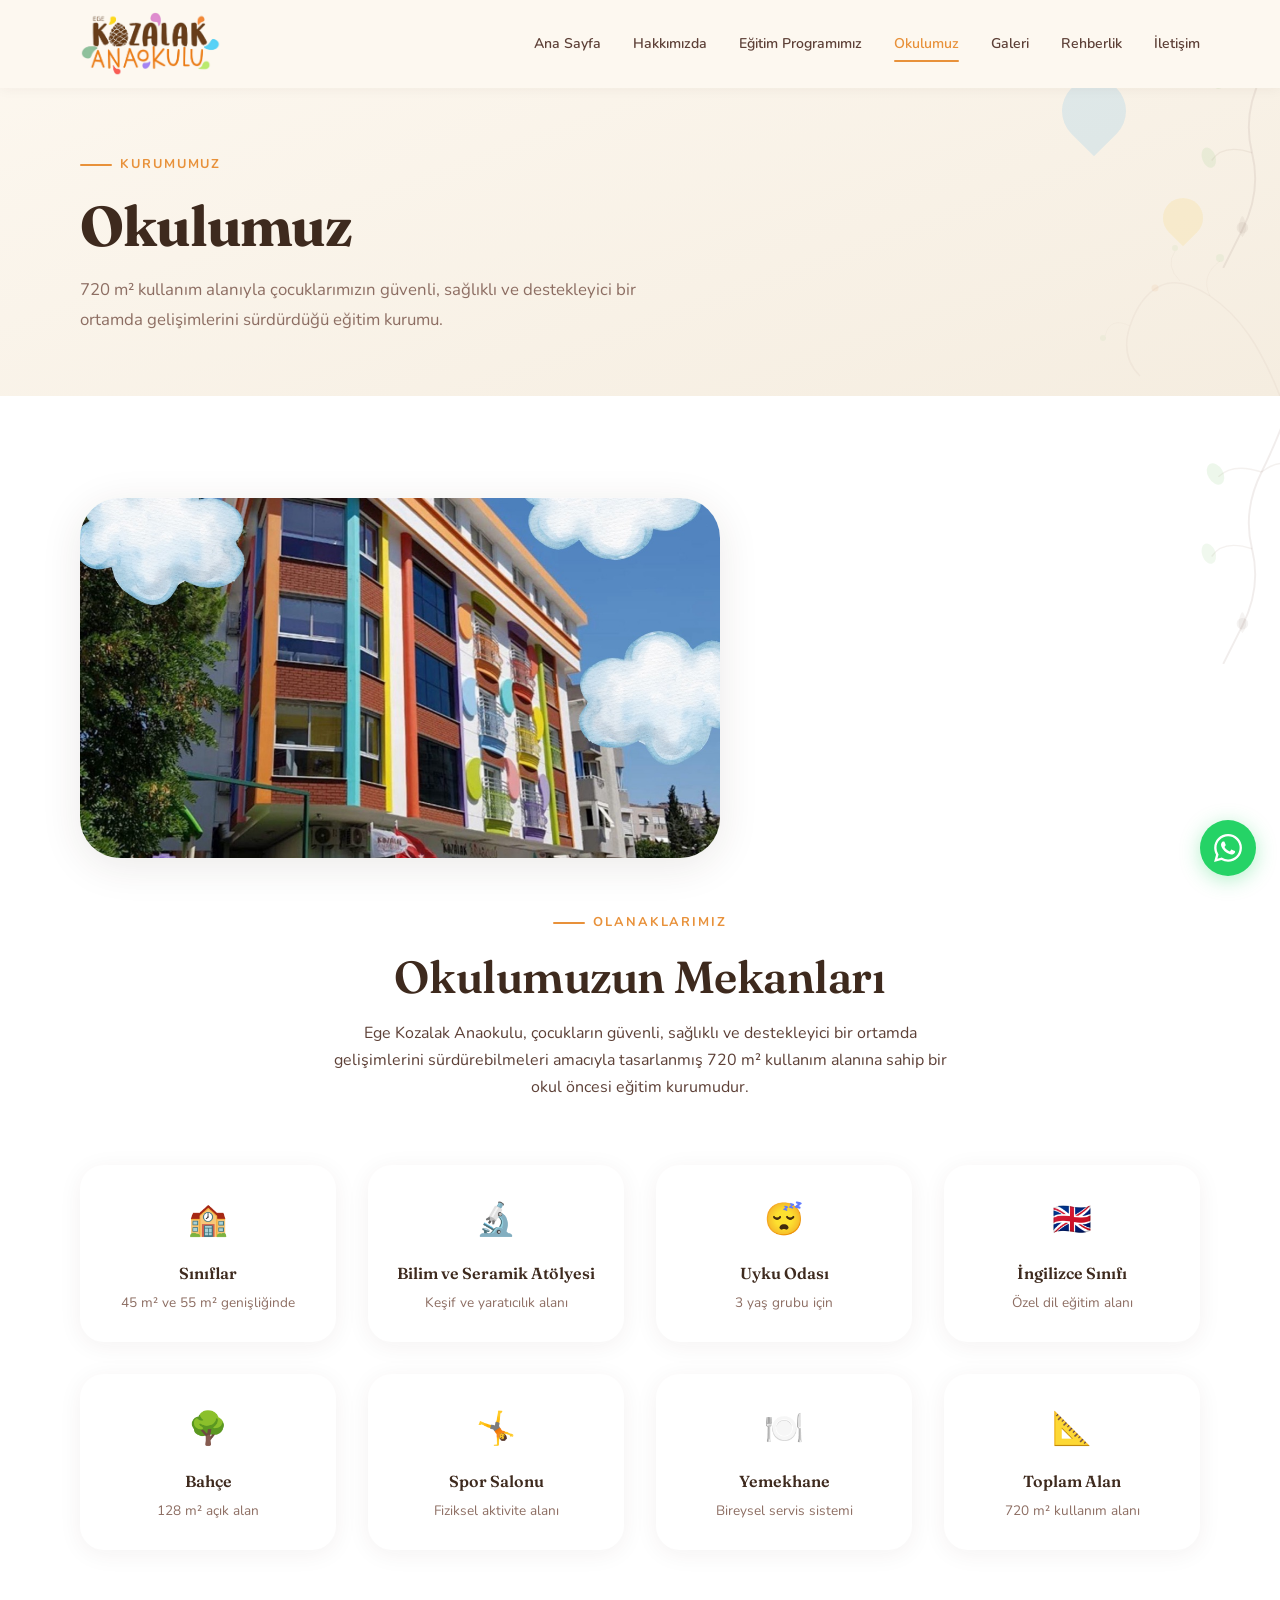
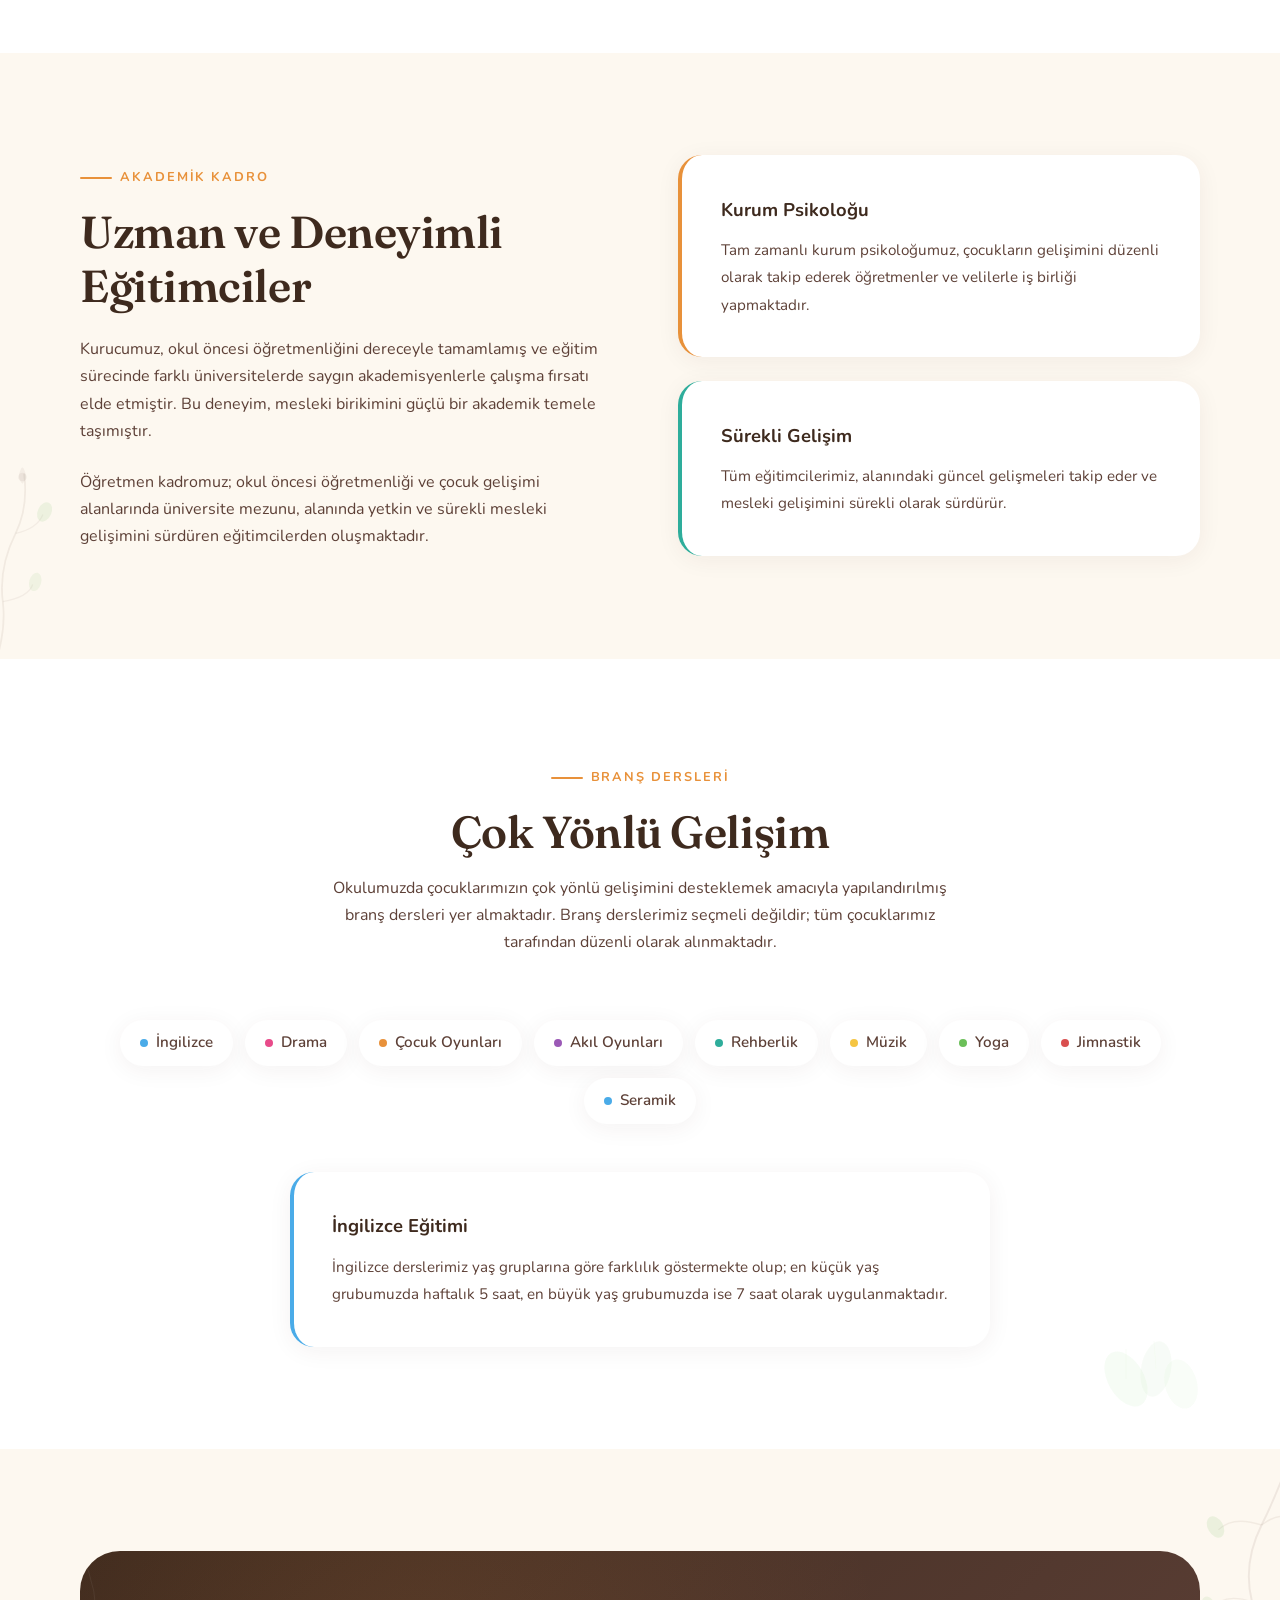
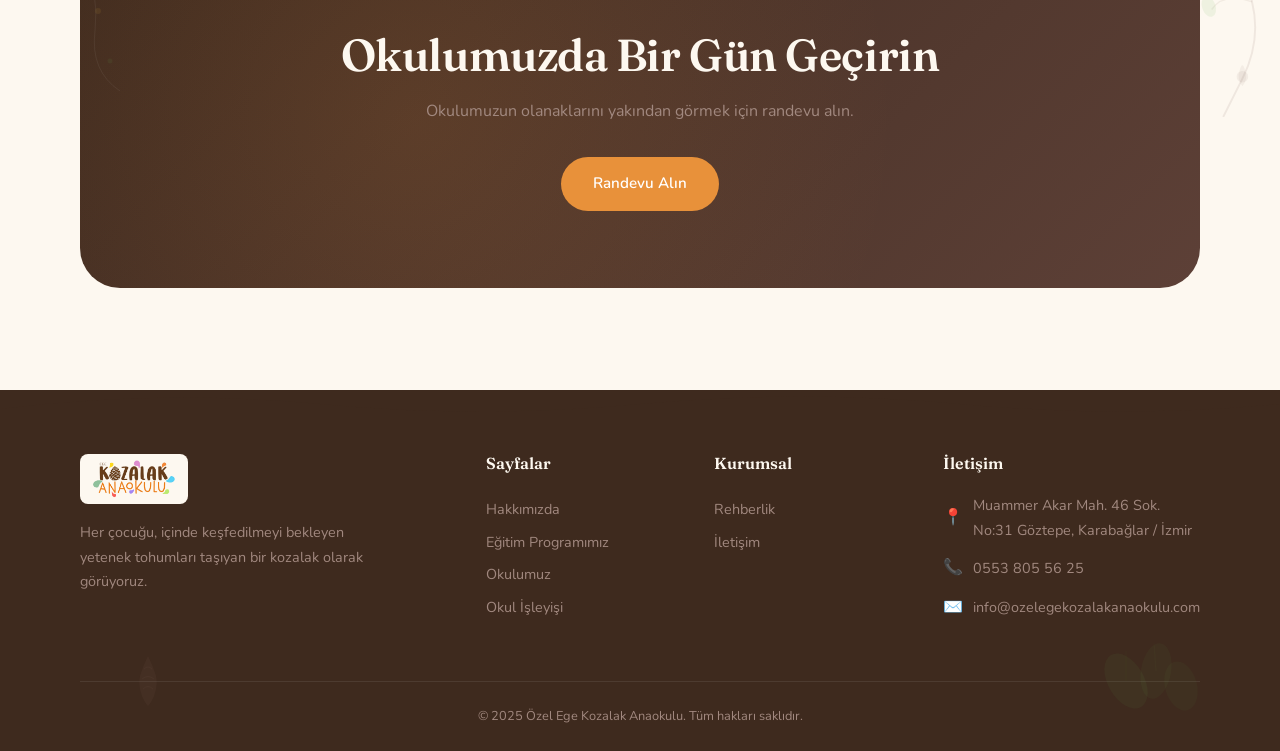
<file: okulumuz.html>
<!DOCTYPE html>
<html lang="tr">
<head>
  <meta charset="UTF-8">
  <meta name="viewport" content="width=device-width, initial-scale=1.0, viewport-fit=cover">
  <title>Okulumuz | Ege Kozalak Anaokulu</title>
  <meta name="description" content="Ege Kozalak Anaokulu olanakları, akademik kadro ve branş dersleri hakkında bilgi.">
  <link rel="stylesheet" href="css/style.css">
  <link rel="icon" href="assets/logo.png" type="image/png">
</head>
<body>

  <div class="page-progress"></div>

  <nav class="nav">
    <div class="nav__inner">
      <a href="index.html" class="nav__logo">
        <img src="assets/logo.png" alt="Ege Kozalak Anaokulu Logo">
      </a>
      <div class="nav__links">
        <a href="index.html" class="nav__link">Ana Sayfa</a>
        <a href="hakkimizda.html" class="nav__link">Hakkımızda</a>
        <a href="egitim-programimiz.html" class="nav__link">Eğitim Programımız</a>
        <a href="okulumuz.html" class="nav__link">Okulumuz</a>
        <a href="galeri.html" class="nav__link">Galeri</a>
        <a href="rehberlik.html" class="nav__link">Rehberlik</a>
        <a href="iletisim.html" class="nav__link">İletişim</a>
      </div>
      <button class="nav__burger" aria-label="Menü">
        <span></span><span></span><span></span>
      </button>
    </div>
  </nav>

  <!-- Page Hero -->
  <section class="page-hero">
    <div class="container">
      <div class="page-hero__content reveal">
        <span class="section-label">Kurumumuz</span>
        <h1 class="page-hero__title">Okulumuz</h1>
        <p class="page-hero__subtitle">720 m² kullanım alanıyla çocuklarımızın güvenli, sağlıklı ve destekleyici bir ortamda gelişimlerini sürdürdüğü eğitim kurumu.</p>
      </div>
    </div>
    <div class="drop drop--lg drop--float" style="background: var(--drop-blue); top: 20%; right: 12%; animation-delay: 0s;" aria-hidden="true"></div>
    <div class="drop drop--md drop--float" style="background: var(--drop-yellow); top: 50%; right: 6%; animation-delay: 2s;" aria-hidden="true"></div>
  </section>

  <!-- Olanaklar -->
  <section class="section section--white">
    <div class="container">
      <div class="img-block img-block--rounded img-block--aspect-16-9 mb-48 reveal" style="max-height: 360px;">
        <img src="assets/okul-dis-opt.jpg" alt="Ege Kozalak Anaokulu binası">
      </div>
      <div class="section__header section__header--center reveal">
        <span class="section-label">Olanaklarımız</span>
        <h2>Okulumuzun Mekanları</h2>
        <p style="margin: 16px auto 0;">Ege Kozalak Anaokulu, çocukların güvenli, sağlıklı ve destekleyici bir ortamda gelişimlerini sürdürebilmeleri amacıyla tasarlanmış 720 m² kullanım alanına sahip bir okul öncesi eğitim kurumudur.</p>
      </div>

      <div class="grid grid--4">
        <div class="facility-card reveal reveal-delay-1">
          <div class="facility-card__icon">🏫</div>
          <p class="facility-card__name">Sınıflar</p>
          <p class="facility-card__detail">45 m² ve 55 m² genişliğinde</p>
        </div>
        <div class="facility-card reveal reveal-delay-2">
          <div class="facility-card__icon">🔬</div>
          <p class="facility-card__name">Bilim ve Seramik Atölyesi</p>
          <p class="facility-card__detail">Keşif ve yaratıcılık alanı</p>
        </div>
        <div class="facility-card reveal reveal-delay-3">
          <div class="facility-card__icon">😴</div>
          <p class="facility-card__name">Uyku Odası</p>
          <p class="facility-card__detail">3 yaş grubu için</p>
        </div>
        <div class="facility-card reveal reveal-delay-4">
          <div class="facility-card__icon">🇬🇧</div>
          <p class="facility-card__name">İngilizce Sınıfı</p>
          <p class="facility-card__detail">Özel dil eğitim alanı</p>
        </div>
        <div class="facility-card reveal reveal-delay-1">
          <div class="facility-card__icon">🌳</div>
          <p class="facility-card__name">Bahçe</p>
          <p class="facility-card__detail">128 m² açık alan</p>
        </div>
        <div class="facility-card reveal reveal-delay-2">
          <div class="facility-card__icon">🤸</div>
          <p class="facility-card__name">Spor Salonu</p>
          <p class="facility-card__detail">Fiziksel aktivite alanı</p>
        </div>
        <div class="facility-card reveal reveal-delay-3">
          <div class="facility-card__icon">🍽️</div>
          <p class="facility-card__name">Yemekhane</p>
          <p class="facility-card__detail">Bireysel servis sistemi</p>
        </div>
        <div class="facility-card reveal reveal-delay-4">
          <div class="facility-card__icon">📐</div>
          <p class="facility-card__name">Toplam Alan</p>
          <p class="facility-card__detail">720 m² kullanım alanı</p>
        </div>
      </div>
    </div>
  </section>

  <!-- Akademik Kadro -->
  <section class="section section--cream">
    <div class="container">
      <div class="split">
        <div class="reveal">
          <span class="section-label">Akademik Kadro</span>
          <h2 class="mb-24">Uzman ve Deneyimli Eğitimciler</h2>
          <p class="mb-24">Kurucumuz, okul öncesi öğretmenliğini dereceyle tamamlamış ve eğitim sürecinde farklı üniversitelerde saygın akademisyenlerle çalışma fırsatı elde etmiştir. Bu deneyim, mesleki birikimini güçlü bir akademik temele taşımıştır.</p>
          <p>Öğretmen kadromuz; okul öncesi öğretmenliği ve çocuk gelişimi alanlarında üniversite mezunu, alanında yetkin ve sürekli mesleki gelişimini sürdüren eğitimcilerden oluşmaktadır.</p>
        </div>
        <div class="reveal reveal-delay-2">
          <div class="info-block mb-24">
            <p class="info-block__title">Kurum Psikoloğu</p>
            <p class="info-block__text">Tam zamanlı kurum psikoloğumuz, çocukların gelişimini düzenli olarak takip ederek öğretmenler ve velilerle iş birliği yapmaktadır.</p>
          </div>
          <div class="info-block" style="border-left-color: var(--drop-teal);">
            <p class="info-block__title">Sürekli Gelişim</p>
            <p class="info-block__text">Tüm eğitimcilerimiz, alanındaki güncel gelişmeleri takip eder ve mesleki gelişimini sürekli olarak sürdürür.</p>
          </div>
        </div>
      </div>
    </div>
  </section>

  <!-- Branş Dersleri -->
  <section class="section section--white">
    <div class="container">
      <div class="section__header section__header--center reveal">
        <span class="section-label">Branş Dersleri</span>
        <h2>Çok Yönlü Gelişim</h2>
        <p style="margin: 16px auto 0;">Okulumuzda çocuklarımızın çok yönlü gelişimini desteklemek amacıyla yapılandırılmış branş dersleri yer almaktadır. Branş derslerimiz seçmeli değildir; tüm çocuklarımız tarafından düzenli olarak alınmaktadır.</p>
      </div>

      <div class="tag-grid reveal" style="justify-content: center;">
        <div class="tag">
          <span class="tag__dot" style="background: var(--drop-blue);"></span>
          İngilizce
        </div>
        <div class="tag">
          <span class="tag__dot" style="background: var(--drop-pink);"></span>
          Drama
        </div>
        <div class="tag">
          <span class="tag__dot" style="background: var(--drop-orange);"></span>
          Çocuk Oyunları
        </div>
        <div class="tag">
          <span class="tag__dot" style="background: var(--drop-purple);"></span>
          Akıl Oyunları
        </div>
        <div class="tag">
          <span class="tag__dot" style="background: var(--drop-teal);"></span>
          Rehberlik
        </div>
        <div class="tag">
          <span class="tag__dot" style="background: var(--drop-yellow);"></span>
          Müzik
        </div>
        <div class="tag">
          <span class="tag__dot" style="background: var(--drop-green);"></span>
          Yoga
        </div>
        <div class="tag">
          <span class="tag__dot" style="background: var(--drop-red);"></span>
          Jimnastik
        </div>
        <div class="tag">
          <span class="tag__dot" style="background: var(--drop-blue);"></span>
          Seramik
        </div>
      </div>

      <div class="reveal mt-48" style="max-width: 700px; margin-left: auto; margin-right: auto;">
        <div class="info-block" style="border-left-color: var(--drop-blue);">
          <p class="info-block__title">İngilizce Eğitimi</p>
          <p class="info-block__text">İngilizce derslerimiz yaş gruplarına göre farklılık göstermekte olup; en küçük yaş grubumuzda haftalık 5 saat, en büyük yaş grubumuzda ise 7 saat olarak uygulanmaktadır.</p>
        </div>
      </div>
    </div>
  </section>

  <!-- CTA -->
  <section class="section section--cream">
    <div class="container">
      <div class="cta-banner reveal">
        <h2>Okulumuzda Bir Gün Geçirin</h2>
        <p>Okulumuzun olanaklarını yakından görmek için randevu alın.</p>
        <a href="iletisim.html" class="btn btn--amber">Randevu Alın</a>
      </div>
    </div>
  </section>

  <!-- Footer -->
  <footer class="footer">
    <div class="container">
      <div class="footer__grid">
        <div class="footer__brand">
          <img src="assets/logo.png" alt="Ege Kozalak Anaokulu">
          <p>Her çocuğu, içinde keşfedilmeyi bekleyen yetenek tohumları taşıyan bir kozalak olarak görüyoruz.</p>
        </div>
        <div>
          <h4 class="footer__title">Sayfalar</h4>
          <a href="hakkimizda.html" class="footer__link">Hakkımızda</a>
          <a href="egitim-programimiz.html" class="footer__link">Eğitim Programımız</a>
          <a href="okulumuz.html" class="footer__link">Okulumuz</a>
          <a href="okul-isleyisi.html" class="footer__link">Okul İşleyişi</a>
        </div>
        <div>
          <h4 class="footer__title">Kurumsal</h4>
          <a href="rehberlik.html" class="footer__link">Rehberlik</a>
          <a href="iletisim.html" class="footer__link">İletişim</a>
        </div>
        <div>
          <h4 class="footer__title">İletişim</h4>
          <div class="footer__contact-item">
            <span>📍</span>
            <span>Muammer Akar Mah. 46 Sok. No:31 Göztepe, Karabağlar / İzmir</span>
          </div>
          <div class="footer__contact-item">
            <span>📞</span>
            <span>0553 805 56 25</span>
          </div>
          <div class="footer__contact-item">
            <span>✉️</span>
            <span>info@ozelegekozalakanaokulu.com</span>
          </div>
        </div>
      </div>
      <div class="footer__bottom">
        &copy; 2025 Özel Ege Kozalak Anaokulu. Tüm hakları saklıdır.
      </div>
    </div>
  </footer>

  <!-- WhatsApp -->
  <a href="https://wa.me/905538055625" target="_blank" rel="noopener" class="whatsapp-btn" aria-label="WhatsApp ile iletişime geçin">
    <svg viewBox="0 0 24 24" xmlns="http://www.w3.org/2000/svg"><path d="M17.472 14.382c-.297-.149-1.758-.867-2.03-.967-.273-.099-.471-.148-.67.15-.197.297-.767.966-.94 1.164-.173.199-.347.223-.644.075-.297-.15-1.255-.463-2.39-1.475-.883-.788-1.48-1.761-1.653-2.059-.173-.297-.018-.458.13-.606.134-.133.298-.347.446-.52.149-.174.198-.298.298-.497.099-.198.05-.371-.025-.52-.075-.149-.669-1.612-.916-2.207-.242-.579-.487-.5-.669-.51-.173-.008-.371-.01-.57-.01-.198 0-.52.074-.792.372-.272.297-1.04 1.016-1.04 2.479 0 1.462 1.065 2.875 1.213 3.074.149.198 2.096 3.2 5.077 4.487.709.306 1.262.489 1.694.625.712.227 1.36.195 1.871.118.571-.085 1.758-.719 2.006-1.413.248-.694.248-1.289.173-1.413-.074-.124-.272-.198-.57-.347m-5.421 7.403h-.004a9.87 9.87 0 01-5.031-1.378l-.361-.214-3.741.982.998-3.648-.235-.374a9.86 9.86 0 01-1.51-5.26c.001-5.45 4.436-9.884 9.888-9.884 2.64 0 5.122 1.03 6.988 2.898a9.825 9.825 0 012.893 6.994c-.003 5.45-4.437 9.884-9.885 9.884m8.413-18.297A11.815 11.815 0 0012.05 0C5.495 0 .16 5.335.157 11.892c0 2.096.547 4.142 1.588 5.945L.057 24l6.305-1.654a11.882 11.882 0 005.683 1.448h.005c6.554 0 11.89-5.335 11.893-11.893a11.821 11.821 0 00-3.48-8.413z"/></svg>
  </a>

  <script src="js/main.js"></script>
</body>
</html>
</file>
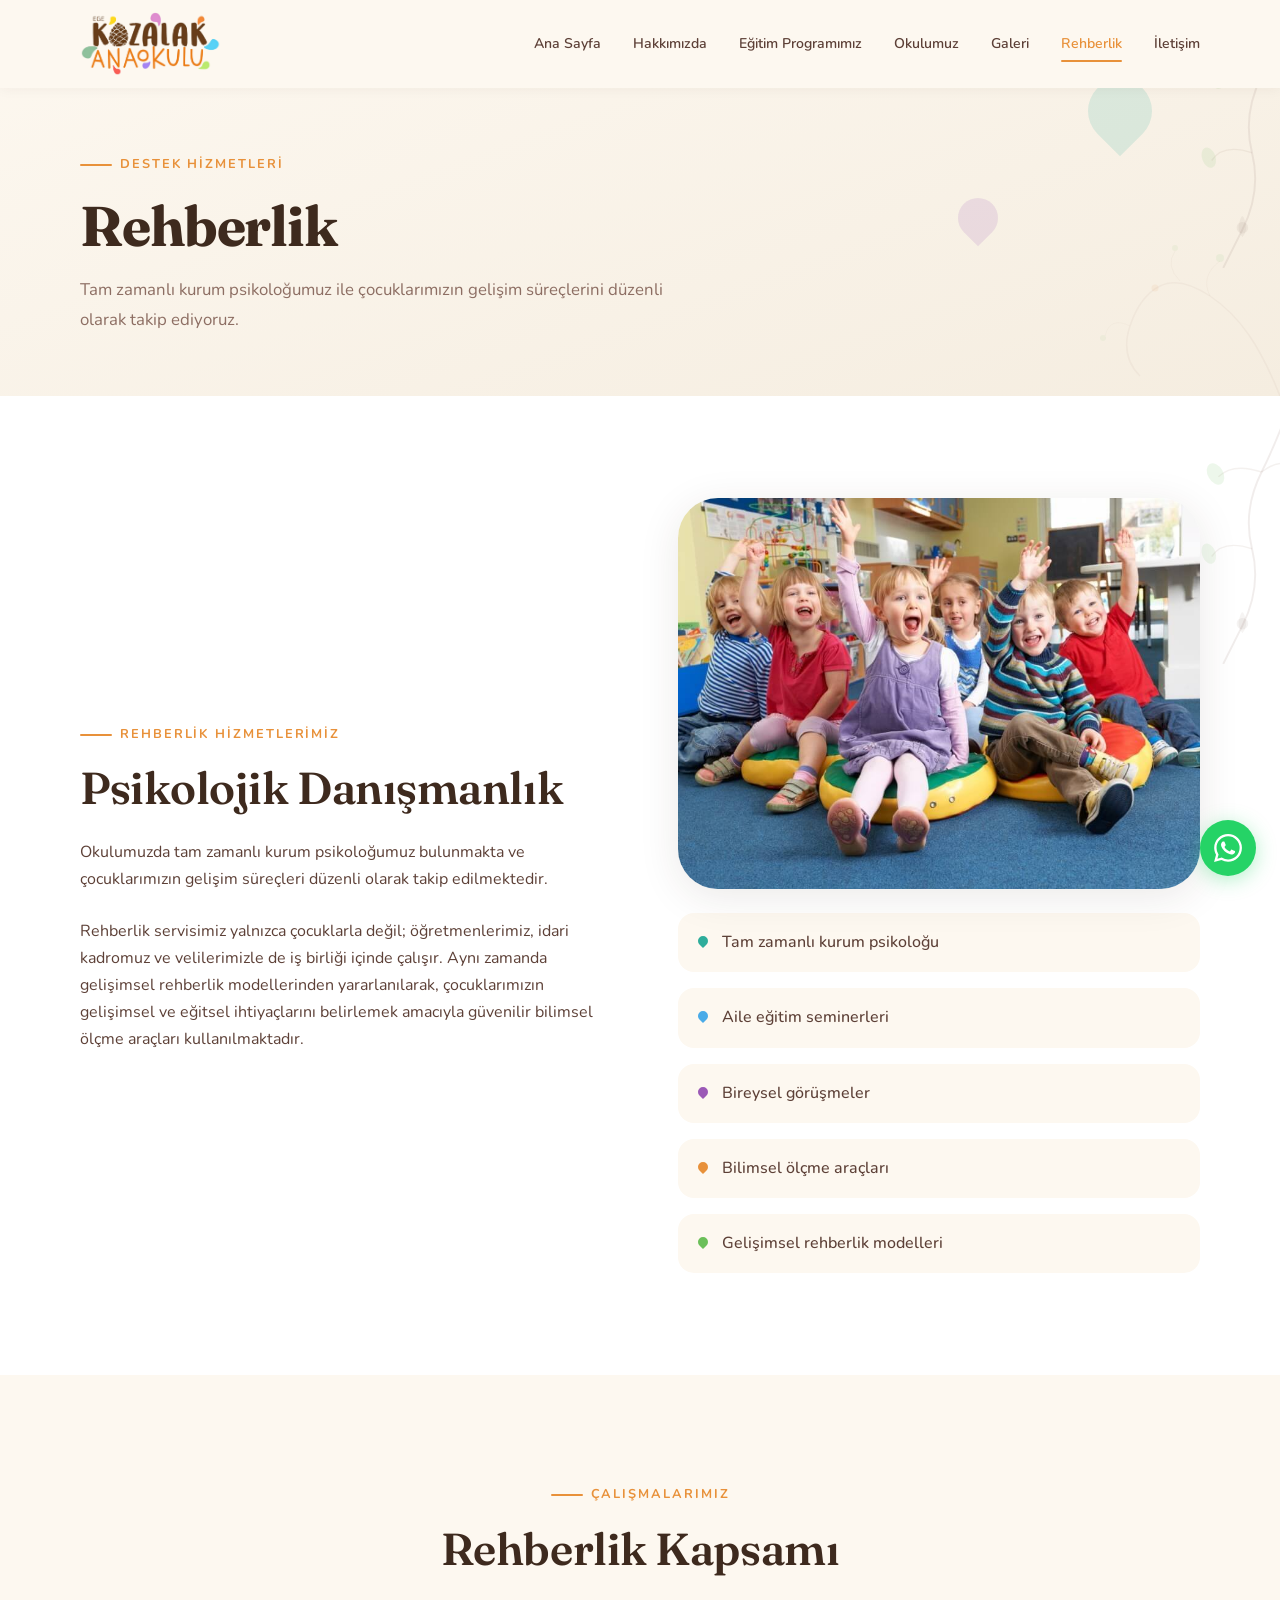
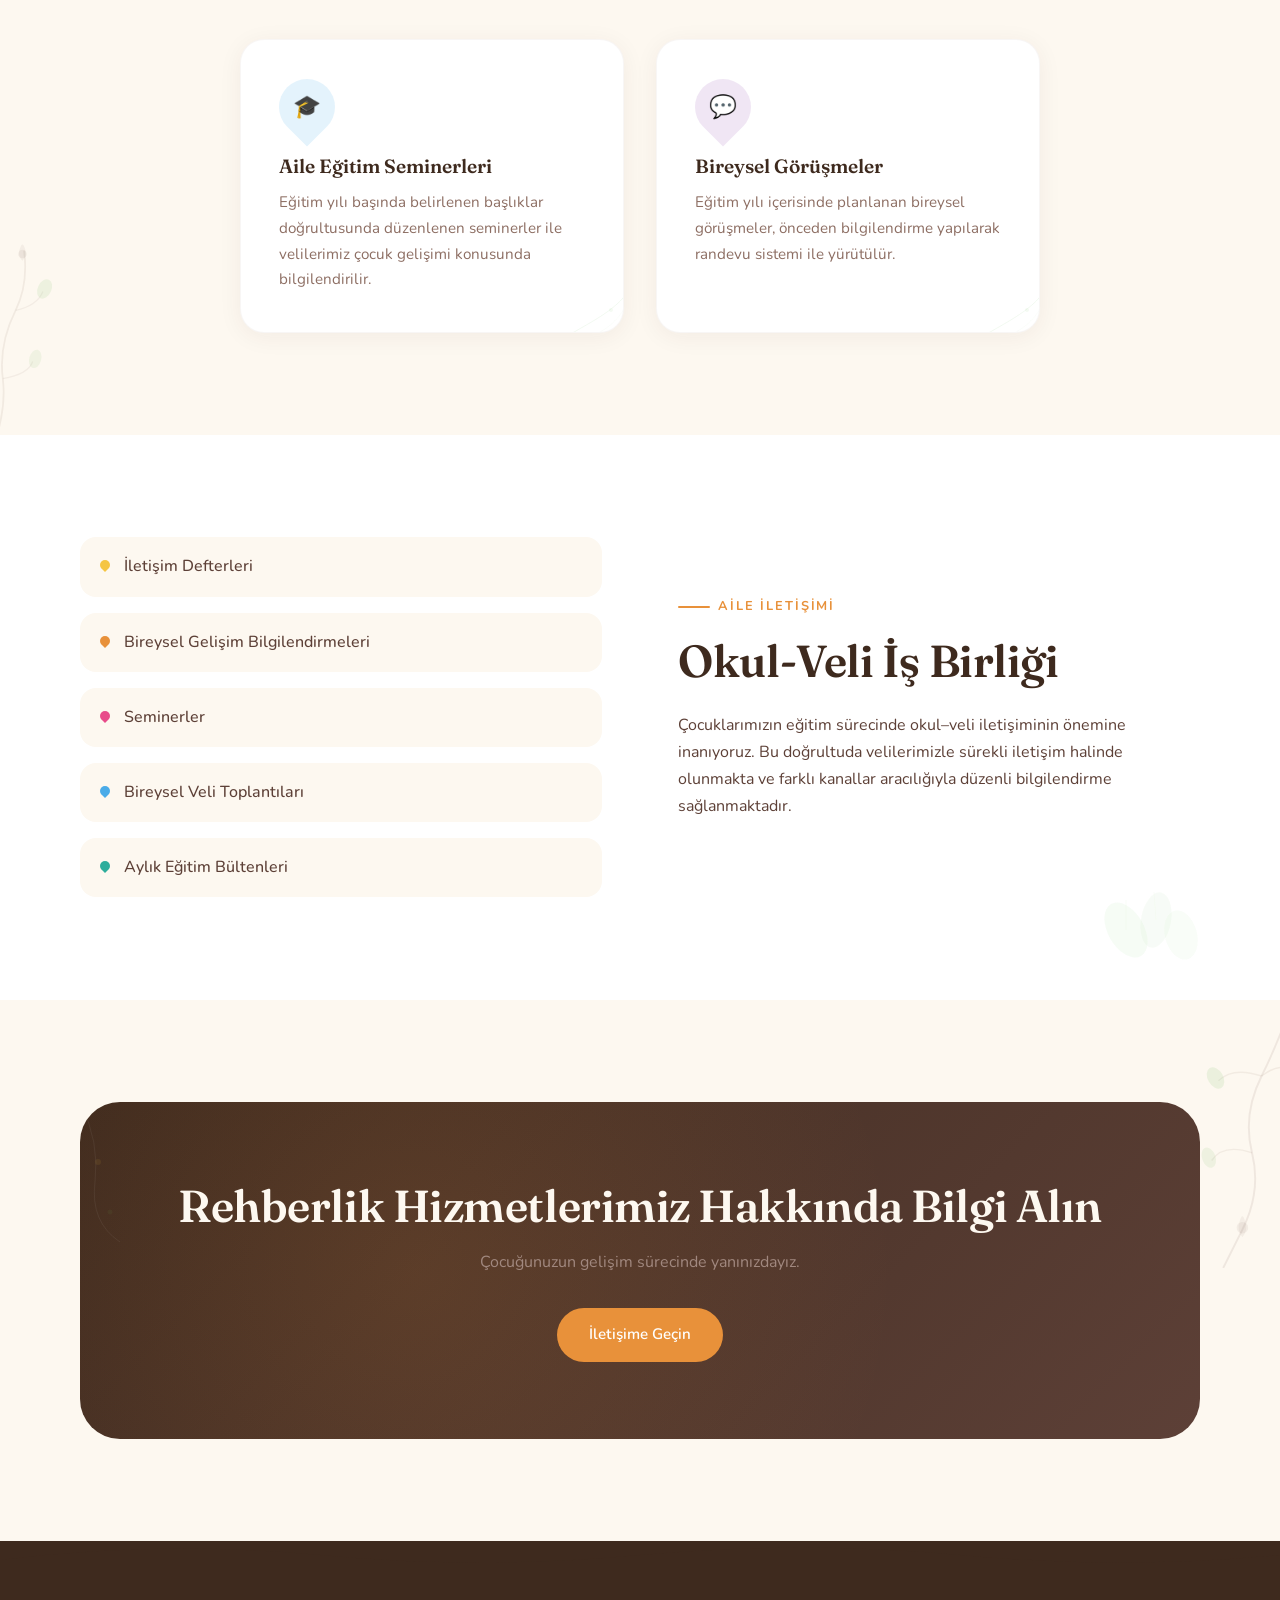
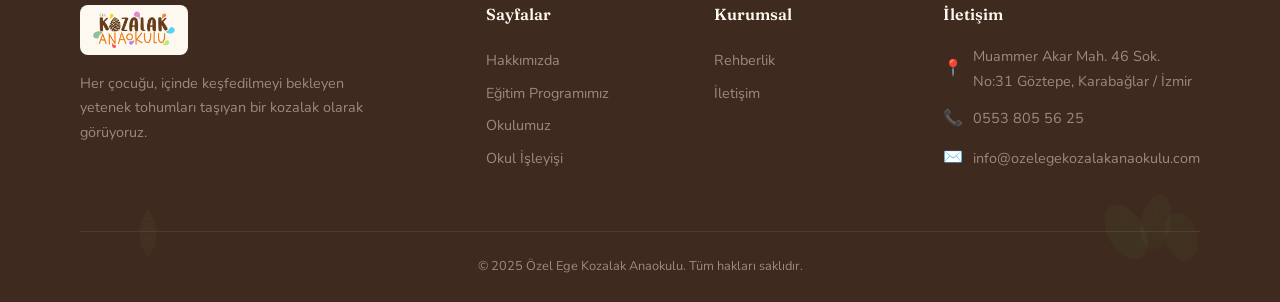
<file: rehberlik.html>
<!DOCTYPE html>
<html lang="tr">
<head>
  <meta charset="UTF-8">
  <meta name="viewport" content="width=device-width, initial-scale=1.0, viewport-fit=cover">
  <title>Rehberlik | Ege Kozalak Anaokulu</title>
  <meta name="description" content="Ege Kozalak Anaokulu rehberlik hizmetleri ve aile iletişim süreçleri hakkında bilgi.">
  <link rel="stylesheet" href="css/style.css">
  <link rel="icon" href="assets/logo.png" type="image/png">
</head>
<body>

  <div class="page-progress"></div>

  <nav class="nav">
    <div class="nav__inner">
      <a href="index.html" class="nav__logo">
        <img src="assets/logo.png" alt="Ege Kozalak Anaokulu Logo">
      </a>
      <div class="nav__links">
        <a href="index.html" class="nav__link">Ana Sayfa</a>
        <a href="hakkimizda.html" class="nav__link">Hakkımızda</a>
        <a href="egitim-programimiz.html" class="nav__link">Eğitim Programımız</a>
        <a href="okulumuz.html" class="nav__link">Okulumuz</a>
        <a href="galeri.html" class="nav__link">Galeri</a>
        <a href="rehberlik.html" class="nav__link">Rehberlik</a>
        <a href="iletisim.html" class="nav__link">İletişim</a>
      </div>
      <button class="nav__burger" aria-label="Menü">
        <span></span><span></span><span></span>
      </button>
    </div>
  </nav>

  <!-- Page Hero -->
  <section class="page-hero">
    <div class="container">
      <div class="page-hero__content reveal">
        <span class="section-label">Destek Hizmetleri</span>
        <h1 class="page-hero__title">Rehberlik</h1>
        <p class="page-hero__subtitle">Tam zamanlı kurum psikoloğumuz ile çocuklarımızın gelişim süreçlerini düzenli olarak takip ediyoruz.</p>
      </div>
    </div>
    <div class="drop drop--lg drop--float" style="background: var(--drop-teal); top: 20%; right: 10%; animation-delay: 0s;" aria-hidden="true"></div>
    <div class="drop drop--md drop--float" style="background: var(--drop-purple); top: 50%; right: 22%; animation-delay: 1.8s;" aria-hidden="true"></div>
  </section>

  <!-- Rehberlik Hizmetleri -->
  <section class="section section--white">
    <div class="container">
      <div class="split">
        <div class="reveal">
          <span class="section-label">Rehberlik Hizmetlerimiz</span>
          <h2 class="mb-24">Psikolojik Danışmanlık</h2>
          <p class="mb-24">Okulumuzda tam zamanlı kurum psikoloğumuz bulunmakta ve çocuklarımızın gelişim süreçleri düzenli olarak takip edilmektedir.</p>
          <p>Rehberlik servisimiz yalnızca çocuklarla değil; öğretmenlerimiz, idari kadromuz ve velilerimizle de iş birliği içinde çalışır. Aynı zamanda gelişimsel rehberlik modellerinden yararlanılarak, çocuklarımızın gelişimsel ve eğitsel ihtiyaçlarını belirlemek amacıyla güvenilir bilimsel ölçme araçları kullanılmaktadır.</p>
        </div>
        <div class="reveal reveal-delay-2">
          <div class="img-block img-block--rounded img-block--aspect-4-3 mb-24">
            <img src="assets/rehberlik.jpg" alt="Ege Kozalak Anaokulu'nda çocuklar">
          </div>
          <div class="feature-list">
            <div class="feature-list__item">
              <div class="feature-list__dot" style="background: var(--drop-teal);"></div>
              <span class="feature-list__text">Tam zamanlı kurum psikoloğu</span>
            </div>
            <div class="feature-list__item">
              <div class="feature-list__dot" style="background: var(--drop-blue);"></div>
              <span class="feature-list__text">Aile eğitim seminerleri</span>
            </div>
            <div class="feature-list__item">
              <div class="feature-list__dot" style="background: var(--drop-purple);"></div>
              <span class="feature-list__text">Bireysel görüşmeler</span>
            </div>
            <div class="feature-list__item">
              <div class="feature-list__dot" style="background: var(--drop-orange);"></div>
              <span class="feature-list__text">Bilimsel ölçme araçları</span>
            </div>
            <div class="feature-list__item">
              <div class="feature-list__dot" style="background: var(--drop-green);"></div>
              <span class="feature-list__text">Gelişimsel rehberlik modelleri</span>
            </div>
          </div>
        </div>
      </div>
    </div>
  </section>

  <!-- Rehberlik Çalışmaları -->
  <section class="section section--cream">
    <div class="container">
      <div class="section__header section__header--center reveal">
        <span class="section-label">Çalışmalarımız</span>
        <h2>Rehberlik Kapsamı</h2>
      </div>

      <div class="grid grid--2 reveal" style="max-width: 800px; margin: 0 auto;">
        <div class="card">
          <div class="card__icon" style="background: rgba(74, 171, 232, 0.15);"><span>🎓</span></div>
          <h4 class="card__title">Aile Eğitim Seminerleri</h4>
          <p class="card__text">Eğitim yılı başında belirlenen başlıklar doğrultusunda düzenlenen seminerler ile velilerimiz çocuk gelişimi konusunda bilgilendirilir.</p>
        </div>
        <div class="card">
          <div class="card__icon" style="background: rgba(155, 89, 182, 0.15);"><span>💬</span></div>
          <h4 class="card__title">Bireysel Görüşmeler</h4>
          <p class="card__text">Eğitim yılı içerisinde planlanan bireysel görüşmeler, önceden bilgilendirme yapılarak randevu sistemi ile yürütülür.</p>
        </div>
      </div>
    </div>
  </section>

  <!-- Aile İletişimi -->
  <section class="section section--white">
    <div class="container">
      <div class="split split--reverse">
        <div class="reveal">
          <span class="section-label">Aile İletişimi</span>
          <h2 class="mb-24">Okul-Veli İş Birliği</h2>
          <p class="mb-24">Çocuklarımızın eğitim sürecinde okul–veli iletişiminin önemine inanıyoruz. Bu doğrultuda velilerimizle sürekli iletişim halinde olunmakta ve farklı kanallar aracılığıyla düzenli bilgilendirme sağlanmaktadır.</p>
        </div>
        <div class="reveal reveal-delay-2">
          <div class="feature-list">
            <div class="feature-list__item">
              <div class="feature-list__dot" style="background: var(--drop-yellow);"></div>
              <span class="feature-list__text">İletişim Defterleri</span>
            </div>
            <div class="feature-list__item">
              <div class="feature-list__dot" style="background: var(--drop-orange);"></div>
              <span class="feature-list__text">Bireysel Gelişim Bilgilendirmeleri</span>
            </div>
            <div class="feature-list__item">
              <div class="feature-list__dot" style="background: var(--drop-pink);"></div>
              <span class="feature-list__text">Seminerler</span>
            </div>
            <div class="feature-list__item">
              <div class="feature-list__dot" style="background: var(--drop-blue);"></div>
              <span class="feature-list__text">Bireysel Veli Toplantıları</span>
            </div>
            <div class="feature-list__item">
              <div class="feature-list__dot" style="background: var(--drop-teal);"></div>
              <span class="feature-list__text">Aylık Eğitim Bültenleri</span>
            </div>
          </div>
        </div>
      </div>
    </div>
  </section>

  <!-- CTA -->
  <section class="section section--cream">
    <div class="container">
      <div class="cta-banner reveal">
        <h2>Rehberlik Hizmetlerimiz Hakkında Bilgi Alın</h2>
        <p>Çocuğunuzun gelişim sürecinde yanınızdayız.</p>
        <a href="iletisim.html" class="btn btn--amber">İletişime Geçin</a>
      </div>
    </div>
  </section>

  <!-- Footer -->
  <footer class="footer">
    <div class="container">
      <div class="footer__grid">
        <div class="footer__brand">
          <img src="assets/logo.png" alt="Ege Kozalak Anaokulu">
          <p>Her çocuğu, içinde keşfedilmeyi bekleyen yetenek tohumları taşıyan bir kozalak olarak görüyoruz.</p>
        </div>
        <div>
          <h4 class="footer__title">Sayfalar</h4>
          <a href="hakkimizda.html" class="footer__link">Hakkımızda</a>
          <a href="egitim-programimiz.html" class="footer__link">Eğitim Programımız</a>
          <a href="okulumuz.html" class="footer__link">Okulumuz</a>
          <a href="okul-isleyisi.html" class="footer__link">Okul İşleyişi</a>
        </div>
        <div>
          <h4 class="footer__title">Kurumsal</h4>
          <a href="rehberlik.html" class="footer__link">Rehberlik</a>
          <a href="iletisim.html" class="footer__link">İletişim</a>
        </div>
        <div>
          <h4 class="footer__title">İletişim</h4>
          <div class="footer__contact-item">
            <span>📍</span>
            <span>Muammer Akar Mah. 46 Sok. No:31 Göztepe, Karabağlar / İzmir</span>
          </div>
          <div class="footer__contact-item">
            <span>📞</span>
            <span>0553 805 56 25</span>
          </div>
          <div class="footer__contact-item">
            <span>✉️</span>
            <span>info@ozelegekozalakanaokulu.com</span>
          </div>
        </div>
      </div>
      <div class="footer__bottom">
        &copy; 2025 Özel Ege Kozalak Anaokulu. Tüm hakları saklıdır.
      </div>
    </div>
  </footer>

  <!-- WhatsApp -->
  <a href="https://wa.me/905538055625" target="_blank" rel="noopener" class="whatsapp-btn" aria-label="WhatsApp ile iletişime geçin">
    <svg viewBox="0 0 24 24" xmlns="http://www.w3.org/2000/svg"><path d="M17.472 14.382c-.297-.149-1.758-.867-2.03-.967-.273-.099-.471-.148-.67.15-.197.297-.767.966-.94 1.164-.173.199-.347.223-.644.075-.297-.15-1.255-.463-2.39-1.475-.883-.788-1.48-1.761-1.653-2.059-.173-.297-.018-.458.13-.606.134-.133.298-.347.446-.52.149-.174.198-.298.298-.497.099-.198.05-.371-.025-.52-.075-.149-.669-1.612-.916-2.207-.242-.579-.487-.5-.669-.51-.173-.008-.371-.01-.57-.01-.198 0-.52.074-.792.372-.272.297-1.04 1.016-1.04 2.479 0 1.462 1.065 2.875 1.213 3.074.149.198 2.096 3.2 5.077 4.487.709.306 1.262.489 1.694.625.712.227 1.36.195 1.871.118.571-.085 1.758-.719 2.006-1.413.248-.694.248-1.289.173-1.413-.074-.124-.272-.198-.57-.347m-5.421 7.403h-.004a9.87 9.87 0 01-5.031-1.378l-.361-.214-3.741.982.998-3.648-.235-.374a9.86 9.86 0 01-1.51-5.26c.001-5.45 4.436-9.884 9.888-9.884 2.64 0 5.122 1.03 6.988 2.898a9.825 9.825 0 012.893 6.994c-.003 5.45-4.437 9.884-9.885 9.884m8.413-18.297A11.815 11.815 0 0012.05 0C5.495 0 .16 5.335.157 11.892c0 2.096.547 4.142 1.588 5.945L.057 24l6.305-1.654a11.882 11.882 0 005.683 1.448h.005c6.554 0 11.89-5.335 11.893-11.893a11.821 11.821 0 00-3.48-8.413z"/></svg>
  </a>

  <script src="js/main.js"></script>
</body>
</html>
</file>
<file: css/style.css>
/* ============================================
   Ege Kozalak Anaokulu - Organic Editorial Design
   ============================================ */

@import url('https://fonts.googleapis.com/css2?family=Fraunces:ital,opsz,wght@0,9..144,300;0,9..144,400;0,9..144,500;0,9..144,600;0,9..144,700;0,9..144,800;1,9..144,400;1,9..144,500&family=Nunito:wght@300;400;500;600;700&display=swap');

/* --- CSS Variables --- */
:root {
  --brown-deep: #3E2A1E;
  --brown-warm: #5D4037;
  --brown-medium: #795548;
  --brown-light: #A1887F;
  --amber: #E8913A;
  --amber-light: #F5A623;
  --cream: #FDF8F0;
  --cream-dark: #F5EDE0;
  --cream-deeper: #EDE3D3;
  --white: #FFFFFF;
  --text-primary: #2C1810;
  --text-secondary: #5D4037;
  --text-light: #8D6E63;

  /* 8 Intelligence Colors */
  --drop-yellow: #F5C542;
  --drop-orange: #E8913A;
  --drop-pink: #E84B8A;
  --drop-red: #D94F4F;
  --drop-purple: #9B59B6;
  --drop-blue: #4AABE8;
  --drop-teal: #2EAD9B;
  --drop-green: #6BBF59;

  --font-display: 'Fraunces', Georgia, serif;
  --font-body: 'Nunito', 'Segoe UI', sans-serif;

  --nav-height: 88px;
  --section-padding: clamp(60px, 8vw, 120px);
  --container-width: 1200px;
  --radius-sm: 8px;
  --radius-md: 16px;
  --radius-lg: 24px;
  --radius-xl: 40px;

  --shadow-soft: 0 4px 24px rgba(62, 42, 30, 0.06);
  --shadow-medium: 0 8px 40px rgba(62, 42, 30, 0.1);
  --shadow-strong: 0 16px 56px rgba(62, 42, 30, 0.14);
}

/* --- Reset & Base --- */
*, *::before, *::after { margin: 0; padding: 0; box-sizing: border-box; }

html {
  scroll-behavior: smooth;
  font-size: 16px;
  -webkit-font-smoothing: antialiased;
  -moz-osx-font-smoothing: grayscale;
}

body {
  font-family: var(--font-body);
  color: var(--text-primary);
  background-color: var(--cream);
  line-height: 1.7;
  overflow-x: hidden;
}

img { max-width: 100%; height: auto; display: block; }
a { text-decoration: none; color: inherit; transition: color 0.3s; }
ul, ol { list-style: none; }

.container {
  max-width: var(--container-width);
  margin: 0 auto;
  padding: 0 clamp(20px, 4vw, 40px);
}

/* --- Typography --- */
h1, h2, h3, h4 {
  font-family: var(--font-display);
  font-weight: 600;
  line-height: 1.2;
  color: var(--brown-deep);
}

h1 { font-size: clamp(2.2rem, 5vw, 3.8rem); letter-spacing: -0.02em; }
h2 { font-size: clamp(1.8rem, 3.5vw, 2.8rem); letter-spacing: -0.01em; }
h3 { font-size: clamp(1.3rem, 2.5vw, 1.8rem); }
h4 { font-size: clamp(1.1rem, 1.5vw, 1.3rem); }

p {
  font-size: clamp(1rem, 1.1vw, 1.125rem);
  color: var(--text-secondary);
  max-width: 72ch;
}

.section-label {
  display: inline-flex;
  align-items: center;
  gap: 8px;
  font-family: var(--font-body);
  font-size: 0.8rem;
  font-weight: 700;
  text-transform: uppercase;
  letter-spacing: 0.15em;
  color: var(--amber);
  margin-bottom: 16px;
}

.section-label::before {
  content: '';
  width: 32px;
  height: 2px;
  background: var(--amber);
  border-radius: 2px;
}

/* --- Scroll Reveal --- */
.reveal {
  opacity: 0;
  transform: translateY(30px);
  transition: opacity 0.8s cubic-bezier(0.22, 1, 0.36, 1),
              transform 0.8s cubic-bezier(0.22, 1, 0.36, 1);
}

.reveal.visible {
  opacity: 1;
  transform: translateY(0);
}

.reveal-delay-1 { transition-delay: 0.1s; }
.reveal-delay-2 { transition-delay: 0.2s; }
.reveal-delay-3 { transition-delay: 0.3s; }
.reveal-delay-4 { transition-delay: 0.4s; }
.reveal-delay-5 { transition-delay: 0.5s; }
.reveal-delay-6 { transition-delay: 0.6s; }

/* --- Decorative Drops --- */
.drop {
  position: absolute;
  border-radius: 50% 50% 50% 0;
  transform: rotate(-45deg);
  opacity: 0.15;
  pointer-events: none;
  z-index: 0;
}

.drop--sm { width: 24px; height: 24px; }
.drop--md { width: 40px; height: 40px; }
.drop--lg { width: 64px; height: 64px; }
.drop--xl { width: 96px; height: 96px; }

.drop--float {
  animation: dropFloat 6s ease-in-out infinite;
}

@keyframes dropFloat {
  0%, 100% { transform: rotate(-45deg) translateY(0); }
  50% { transform: rotate(-45deg) translateY(-12px); }
}

/* --- Navigation --- */
.nav {
  position: fixed;
  top: 0;
  left: 0;
  right: 0;
  height: auto;
  padding-top: env(safe-area-inset-top, 0px);
  z-index: 1000;
  background: var(--cream);
  backdrop-filter: blur(12px);
  -webkit-backdrop-filter: blur(12px);
  transition: background 0.4s, box-shadow 0.4s;
  box-shadow: 0 1px 12px rgba(62, 42, 30, 0.05);
}

.nav.scrolled {
  background: var(--cream);
  backdrop-filter: blur(16px);
  -webkit-backdrop-filter: blur(16px);
  box-shadow: 0 2px 20px rgba(62, 42, 30, 0.08);
}

.nav__inner {
  max-width: var(--container-width);
  margin: 0 auto;
  padding: 0 clamp(20px, 4vw, 40px);
  height: var(--nav-height);
  display: flex;
  align-items: center;
  justify-content: space-between;
}

.nav__logo {
  display: flex;
  align-items: center;
  gap: 12px;
  z-index: 10000;
}

.nav__logo img {
  height: 64px;
  width: auto;
  transition: height 0.3s;
  mix-blend-mode: multiply;
}

.nav.scrolled .nav__logo img {
  height: 52px;
}

.nav__logo-text {
  font-family: var(--font-display);
  font-weight: 700;
  font-size: 1.1rem;
  color: var(--brown-deep);
  line-height: 1.2;
}

.nav__logo-text span {
  display: block;
  font-size: 0.7rem;
  font-weight: 500;
  color: var(--brown-light);
  font-family: var(--font-body);
  text-transform: uppercase;
  letter-spacing: 0.1em;
}

.nav__links {
  display: flex;
  align-items: center;
  gap: clamp(16px, 2.5vw, 32px);
}

.nav__link {
  font-family: var(--font-body);
  font-size: 0.88rem;
  font-weight: 600;
  color: var(--brown-warm);
  position: relative;
  padding: 4px 0;
  transition: color 0.3s;
}

.nav__link::after {
  content: '';
  position: absolute;
  bottom: -2px;
  left: 0;
  width: 0;
  height: 2px;
  background: var(--amber);
  border-radius: 2px;
  transition: width 0.3s cubic-bezier(0.22, 1, 0.36, 1);
}

.nav__link:hover,
.nav__link.active {
  color: var(--amber);
}

.nav__link:hover::after,
.nav__link.active::after {
  width: 100%;
}

/* Mobile Menu */
.nav__burger {
  display: none;
  flex-direction: column;
  gap: 5px;
  cursor: pointer;
  z-index: 10000;
  padding: 8px;
  background: none;
  border: none;
}

.nav__burger span {
  width: 24px;
  height: 2px;
  background: var(--brown-deep);
  border-radius: 2px;
  transition: transform 0.3s, opacity 0.3s;
}

.nav__burger.open span:nth-child(1) {
  transform: translateY(7px) rotate(45deg);
}

.nav__burger.open span:nth-child(2) {
  opacity: 0;
}

.nav__burger.open span:nth-child(3) {
  transform: translateY(-7px) rotate(-45deg);
}

@media (max-width: 900px) {
  .nav__burger { display: flex; }

  .nav__links {
    position: fixed;
    top: 0;
    left: 0;
    right: 0;
    bottom: 0;
    width: 100%;
    height: 100%;
    height: 100dvh;
    background: #FDF8F0;
    flex-direction: column;
    justify-content: center;
    align-items: center;
    gap: 20px;
    visibility: hidden;
    opacity: 0;
    pointer-events: none;
    transition: opacity 0.35s ease, visibility 0.35s ease;
    z-index: 9999;
    padding: 80px 20px;
  }

  .nav__links.open {
    visibility: visible;
    opacity: 1;
    pointer-events: all;
  }

  .nav__link {
    font-size: 1.2rem;
    padding: 8px 0;
  }
}

/* --- Hero Section (Home) --- */
.hero {
  min-height: 100vh;
  min-height: 100dvh;
  display: flex;
  align-items: center;
  position: relative;
  padding-top: calc(var(--nav-height) + env(safe-area-inset-top, 0px));
  overflow: hidden;
  background: linear-gradient(145deg,
      #FFF8EE 0%,
      #FDECD2 25%,
      #F5E6D0 50%,
      #E8F0E4 75%,
      #FDF3E7 100%
    );
}

/* Decorative branch in hero top-left */
.hero::before {
  content: '';
  position: absolute;
  top: 0;
  left: 0;
  width: 280px;
  height: 280px;
  background-image: url("data:image/svg+xml,%3Csvg xmlns='http://www.w3.org/2000/svg' viewBox='0 0 280 280' fill='none'%3E%3Cpath d='M0 0Q40 60 30 120Q20 180 60 220' stroke='%23A1887F' stroke-width='1.5' opacity='.07' fill='none'/%3E%3Cpath d='M30 120Q60 110 80 130' stroke='%23A1887F' stroke-width='1' opacity='.06' fill='none'/%3E%3Cpath d='M20 70Q50 55 60 75' stroke='%23A1887F' stroke-width='1' opacity='.06' fill='none'/%3E%3Ccircle cx='82' cy='132' r='5' fill='%23E8913A' opacity='.08'/%3E%3Ccircle cx='62' cy='76' r='4' fill='%236BBF59' opacity='.07'/%3E%3Ccircle cx='45' cy='170' r='3.5' fill='%23F5C542' opacity='.07'/%3E%3Cpath d='M40 180Q70 175 75 200' stroke='%23A1887F' stroke-width='.8' opacity='.05' fill='none'/%3E%3Ccircle cx='77' cy='202' r='3' fill='%236BBF59' opacity='.06'/%3E%3C/svg%3E");
  background-size: contain;
  background-repeat: no-repeat;
  pointer-events: none;
  z-index: 0;
}

/* Decorative branch in hero bottom-right */
.hero::after {
  content: '';
  position: absolute;
  bottom: 0;
  right: 0;
  width: 220px;
  height: 220px;
  background-image: url("data:image/svg+xml,%3Csvg xmlns='http://www.w3.org/2000/svg' viewBox='0 0 220 220' fill='none'%3E%3Cpath d='M220 220Q180 170 190 110Q200 60 170 30' stroke='%23A1887F' stroke-width='1.5' opacity='.07' fill='none'/%3E%3Cpath d='M190 110Q160 100 150 120' stroke='%23A1887F' stroke-width='1' opacity='.06' fill='none'/%3E%3Ccircle cx='148' cy='122' r='4' fill='%23E84B8A' opacity='.07'/%3E%3Ccircle cx='178' cy='60' r='3.5' fill='%236BBF59' opacity='.06'/%3E%3Ccircle cx='195' cy='150' r='4.5' fill='%23F5C542' opacity='.07'/%3E%3C/svg%3E");
  background-size: contain;
  background-repeat: no-repeat;
  pointer-events: none;
  z-index: 0;
}

.hero__bg-shapes {
  position: absolute;
  inset: 0;
  pointer-events: none;
  overflow: hidden;
}

.hero__blob {
  position: absolute;
  border-radius: 50%;
  filter: blur(60px);
  opacity: 0.18;
}

.hero__blob--1 {
  width: 500px;
  height: 500px;
  background: var(--drop-yellow);
  top: -10%;
  right: -5%;
  animation: blobMove1 20s ease-in-out infinite;
}

.hero__blob--2 {
  width: 400px;
  height: 400px;
  background: var(--drop-green);
  bottom: -10%;
  left: -5%;
  animation: blobMove2 18s ease-in-out infinite;
}

.hero__blob--3 {
  width: 300px;
  height: 300px;
  background: var(--drop-orange);
  top: 40%;
  left: 30%;
  animation: blobMove3 22s ease-in-out infinite;
}

@keyframes blobMove1 {
  0%, 100% { transform: translate(0, 0) scale(1); }
  33% { transform: translate(-40px, 30px) scale(1.05); }
  66% { transform: translate(20px, -20px) scale(0.95); }
}

@keyframes blobMove2 {
  0%, 100% { transform: translate(0, 0) scale(1); }
  33% { transform: translate(30px, -40px) scale(1.08); }
  66% { transform: translate(-20px, 20px) scale(0.92); }
}

@keyframes blobMove3 {
  0%, 100% { transform: translate(0, 0) scale(1); }
  50% { transform: translate(40px, -30px) scale(1.1); }
}

.hero__content {
  position: relative;
  z-index: 1;
  max-width: 720px;
}

.hero__logo {
  width: clamp(240px, 30vw, 400px);
  height: auto;
  margin-bottom: 28px;
  border-radius: var(--radius-md);
  animation: heroLogoIn 1s cubic-bezier(0.22, 1, 0.36, 1) 0.2s both;
}

@keyframes heroLogoIn {
  from { opacity: 0; transform: scale(0.85) translateY(16px); }
  to { opacity: 1; transform: scale(1) translateY(0); }
}

.hero__tagline {
  font-family: var(--font-display);
  font-style: italic;
  font-size: clamp(1rem, 1.5vw, 1.2rem);
  color: var(--amber);
  margin-bottom: 16px;
  font-weight: 400;
}

.hero__title {
  font-size: clamp(2.8rem, 6vw, 4.5rem);
  font-weight: 800;
  line-height: 1.05;
  margin-bottom: 24px;
  letter-spacing: -0.03em;
}

.hero__title em {
  font-style: italic;
  color: var(--amber);
  font-weight: 700;
}

.hero__desc {
  font-size: clamp(1.05rem, 1.3vw, 1.2rem);
  color: var(--text-secondary);
  margin-bottom: 40px;
  max-width: 560px;
  line-height: 1.8;
}

.hero__actions {
  display: flex;
  gap: 16px;
  flex-wrap: wrap;
}

.hero__drops {
  position: absolute;
  right: 5%;
  top: 50%;
  transform: translateY(-50%);
  width: 400px;
  height: 400px;
  z-index: 0;
}

/* Desktop: drops appear with pop-in */
.hero__drop-item {
  position: absolute;
  border-radius: 50% 50% 50% 0;
  transform: rotate(-45deg);
  opacity: 0;
  animation: heroDropIn 0.6s cubic-bezier(0.22, 1, 0.36, 1) forwards;
}

@keyframes heroDropIn {
  from { opacity: 0; transform: rotate(-45deg) scale(0) translateY(20px); }
  to { opacity: 0.9; transform: rotate(-45deg) scale(1) translateY(0); }
}

/* Mobile: gentle floating seeds */
@media (max-width: 1024px) {
  .hero__drops {
    width: 100%;
    height: 100%;
    top: 0;
    left: 0;
    right: 0;
    bottom: 0;
    transform: none;
    pointer-events: none;
  }

  .hero__drop-item {
    animation: none !important;
    opacity: 0.65 !important;
  }

  .hero__drop-item.mobile-float {
    animation-fill-mode: both !important;
    animation-timing-function: ease-in-out !important;
    animation-iteration-count: infinite !important;
  }
}

@keyframes mFloat1 {
  0%, 100% { transform: rotate(-45deg) translate(0, 0); }
  25%  { transform: rotate(-50deg) translate(8px, -14px); }
  50%  { transform: rotate(-40deg) translate(-6px, -24px); }
  75%  { transform: rotate(-48deg) translate(10px, -10px); }
}

@keyframes mFloat2 {
  0%, 100% { transform: rotate(-45deg) translate(0, 0); }
  30%  { transform: rotate(-40deg) translate(-12px, -10px); }
  60%  { transform: rotate(-50deg) translate(8px, -20px); }
  80%  { transform: rotate(-42deg) translate(-4px, -6px); }
}

@keyframes mFloat3 {
  0%, 100% { transform: rotate(-45deg) translate(0, 0); }
  20%  { transform: rotate(-48deg) translate(6px, -18px); }
  50%  { transform: rotate(-42deg) translate(-10px, -12px); }
  75%  { transform: rotate(-46deg) translate(12px, -22px); }
}

/* --- Buttons --- */
.btn {
  display: inline-flex;
  align-items: center;
  gap: 8px;
  padding: 14px 32px;
  font-family: var(--font-body);
  font-size: 0.95rem;
  font-weight: 600;
  border-radius: var(--radius-xl);
  border: none;
  cursor: pointer;
  transition: all 0.3s cubic-bezier(0.22, 1, 0.36, 1);
}

.btn--primary {
  background: var(--brown-deep);
  color: var(--cream);
}

.btn--primary:hover {
  background: var(--brown-warm);
  transform: translateY(-2px);
  box-shadow: var(--shadow-medium);
}

.btn--outline {
  background: transparent;
  color: var(--brown-deep);
  border: 2px solid var(--brown-deep);
}

.btn--outline:hover {
  background: var(--brown-deep);
  color: var(--cream);
  transform: translateY(-2px);
}

.btn--amber {
  background: var(--amber);
  color: var(--white);
}

.btn--amber:hover {
  background: var(--amber-light);
  transform: translateY(-2px);
  box-shadow: var(--shadow-medium);
}

/* --- Page Hero (Inner Pages) --- */
.page-hero {
  padding: calc(var(--nav-height) + env(safe-area-inset-top, 0px) + 60px) 0 60px;
  position: relative;
  overflow: hidden;
  background: linear-gradient(160deg, var(--cream) 0%, var(--cream-dark) 100%);
}

.page-hero__content {
  position: relative;
  z-index: 1;
}

.page-hero__title {
  font-size: clamp(2.4rem, 5vw, 3.5rem);
  font-weight: 700;
  margin-bottom: 16px;
  letter-spacing: -0.02em;
}

.page-hero__subtitle {
  font-size: clamp(1.05rem, 1.3vw, 1.2rem);
  color: var(--text-light);
  max-width: 600px;
  line-height: 1.8;
}

.page-hero .drop { z-index: 0; }

/* Decorative branch on page hero */
.page-hero::after {
  content: '';
  position: absolute;
  bottom: 0;
  right: 0;
  width: 200px;
  height: 200px;
  background-image: url("data:image/svg+xml,%3Csvg xmlns='http://www.w3.org/2000/svg' viewBox='0 0 200 200' fill='none'%3E%3Cpath d='M200 200C180 150 160 120 130 100Q100 80 80 90Q60 100 50 130Q40 160 60 180' stroke='%23A1887F' stroke-width='1.5' opacity='.08' fill='none'/%3E%3Cpath d='M130 100Q120 80 140 65' stroke='%23A1887F' stroke-width='1' opacity='.06' fill='none'/%3E%3Cpath d='M100 85Q85 70 95 55' stroke='%23A1887F' stroke-width='1' opacity='.06' fill='none'/%3E%3Ccircle cx='140' cy='62' r='4' fill='%236BBF59' opacity='.08'/%3E%3Ccircle cx='95' cy='52' r='3' fill='%236BBF59' opacity='.07'/%3E%3Ccircle cx='75' cy='92' r='3.5' fill='%23E8913A' opacity='.08'/%3E%3Cpath d='M50 130Q30 120 25 140' stroke='%23A1887F' stroke-width='.8' opacity='.06' fill='none'/%3E%3Ccircle cx='23' cy='142' r='3' fill='%236BBF59' opacity='.06'/%3E%3C/svg%3E");
  background-size: contain;
  background-repeat: no-repeat;
  pointer-events: none;
  z-index: 0;
}

/* --- Sections --- */
.section {
  padding: var(--section-padding) 0;
  position: relative;
}

.section--cream { background: var(--cream); }
.section--white { background: var(--white); }
.section--warm { background: var(--cream-dark); }
.section--brown {
  background: var(--brown-deep);
  color: var(--cream);
}

.section--brown h2,
.section--brown h3,
.section--brown h4 {
  color: var(--cream);
}

.section--brown p {
  color: var(--brown-light);
}

.section--brown .section-label {
  color: var(--amber-light);
}

.section--brown .section-label::before {
  background: var(--amber-light);
}

.section__header {
  margin-bottom: clamp(40px, 5vw, 64px);
  max-width: 640px;
}

.section__header--center {
  text-align: center;
  margin-left: auto;
  margin-right: auto;
}

/* --- Card Styles --- */
.card {
  background: var(--white);
  border-radius: var(--radius-lg);
  padding: clamp(28px, 3vw, 40px);
  box-shadow: var(--shadow-soft);
  transition: transform 0.4s cubic-bezier(0.22, 1, 0.36, 1), box-shadow 0.4s;
  position: relative;
  overflow: hidden;
  border: 1px solid rgba(161, 136, 127, 0.08);
}

/* Corner leaf decoration on cards */
.card::after {
  content: '';
  position: absolute;
  bottom: -8px;
  right: -8px;
  width: 60px;
  height: 60px;
  background-image: url("data:image/svg+xml,%3Csvg xmlns='http://www.w3.org/2000/svg' viewBox='0 0 60 60' fill='none'%3E%3Cpath d='M60 0C60 33-27 60 0 60' stroke='%236BBF59' stroke-width='1' opacity='.12' fill='none'/%3E%3Cpath d='M60 15C50 40 35 52 10 60' stroke='%236BBF59' stroke-width='.6' opacity='.08' fill='none'/%3E%3Ccircle cx='40' cy='30' r='2' fill='%236BBF59' opacity='.1'/%3E%3C/svg%3E");
  background-size: contain;
  background-repeat: no-repeat;
  pointer-events: none;
  opacity: 0.7;
  transition: opacity 0.3s;
}

.card:hover::after {
  opacity: 1;
}

.card:hover {
  transform: translateY(-4px);
  box-shadow: var(--shadow-medium);
}

.card__icon {
  width: 56px;
  height: 56px;
  border-radius: 50% 50% 50% 0;
  transform: rotate(-45deg);
  display: flex;
  align-items: center;
  justify-content: center;
  margin-bottom: 20px;
  font-size: 1.4rem;
}

.card__icon span {
  transform: rotate(45deg);
}

.card__title {
  font-size: 1.2rem;
  margin-bottom: 12px;
  font-weight: 600;
}

.card__text {
  font-size: 0.95rem;
  line-height: 1.7;
  color: var(--text-light);
}

/* --- Grid Layouts --- */
.grid {
  display: grid;
  gap: clamp(20px, 3vw, 32px);
}

.grid--2 { grid-template-columns: repeat(2, 1fr); }
.grid--3 { grid-template-columns: repeat(3, 1fr); }
.grid--4 { grid-template-columns: repeat(4, 1fr); }

@media (max-width: 900px) {
  .grid--3, .grid--4 { grid-template-columns: repeat(2, 1fr); }
}

@media (max-width: 600px) {
  .grid--2, .grid--3, .grid--4 { grid-template-columns: 1fr; }
}

/* --- Split Layout --- */
.split {
  display: grid;
  grid-template-columns: 1fr 1fr;
  gap: clamp(40px, 6vw, 80px);
  align-items: center;
}

.split--reverse > :first-child { order: 2; }
.split--reverse > :last-child { order: 1; }

@media (max-width: 768px) {
  .split {
    grid-template-columns: 1fr;
  }
  .split--reverse > :first-child { order: 1; }
  .split--reverse > :last-child { order: 2; }
}

/* --- Feature List --- */
.feature-list {
  display: flex;
  flex-direction: column;
  gap: 16px;
}

.feature-list__item {
  display: flex;
  align-items: flex-start;
  gap: 14px;
  padding: 16px 20px;
  background: var(--cream);
  border-radius: var(--radius-md);
  transition: transform 0.3s, background 0.3s;
}

.feature-list__item:hover {
  transform: translateX(6px);
  background: var(--cream-dark);
}

.feature-list__dot {
  width: 10px;
  height: 10px;
  border-radius: 50% 50% 50% 0;
  transform: rotate(-45deg);
  flex-shrink: 0;
  margin-top: 7px;
}

.feature-list__text {
  font-size: 1rem;
  font-weight: 500;
  color: var(--text-secondary);
}

/* --- Intelligence Drops Grid --- */
.intel-grid {
  display: grid;
  grid-template-columns: repeat(4, 1fr);
  gap: 20px;
}

@media (max-width: 768px) {
  .intel-grid { grid-template-columns: repeat(2, 1fr); }
}

.intel-card {
  text-align: center;
  padding: 28px 16px;
  border-radius: var(--radius-lg);
  background: var(--white);
  box-shadow: var(--shadow-soft);
  transition: transform 0.4s cubic-bezier(0.22, 1, 0.36, 1), box-shadow 0.4s;
  border: 1px solid rgba(161, 136, 127, 0.08);
}

.intel-card:hover {
  transform: translateY(-6px);
  box-shadow: var(--shadow-strong);
}

.intel-card__drop {
  width: 52px;
  height: 52px;
  border-radius: 50% 50% 50% 0;
  transform: rotate(-45deg);
  margin: 0 auto 16px;
  display: flex;
  align-items: center;
  justify-content: center;
  font-size: 1.2rem;
  transition: transform 0.4s;
}

.intel-card:hover .intel-card__drop {
  transform: rotate(-45deg) scale(1.1);
}

.intel-card__drop span {
  transform: rotate(45deg);
}

.intel-card__name {
  font-family: var(--font-display);
  font-size: 0.95rem;
  font-weight: 600;
  color: var(--brown-deep);
}

/* --- Stats Bar --- */
.stats {
  display: grid;
  grid-template-columns: repeat(4, 1fr);
  gap: 32px;
  padding: 48px 0;
}

@media (max-width: 768px) {
  .stats { grid-template-columns: repeat(2, 1fr); }
}

.stat {
  text-align: center;
}

.stat__number {
  font-family: var(--font-display);
  font-size: clamp(2rem, 3.5vw, 3rem);
  font-weight: 800;
  color: var(--amber);
  line-height: 1;
  margin-bottom: 8px;
}

.stat__label {
  font-size: 0.9rem;
  font-weight: 500;
  color: var(--text-light);
}

/* --- Info Block --- */
.info-block {
  padding: clamp(28px, 3vw, 40px);
  border-radius: var(--radius-lg);
  border-left: 4px solid var(--amber);
  background: var(--white);
  box-shadow: var(--shadow-soft);
}

.info-block__title {
  font-size: 1.15rem;
  font-weight: 700;
  margin-bottom: 12px;
  color: var(--brown-deep);
}

.info-block__text {
  font-size: 0.95rem;
  color: var(--text-secondary);
  line-height: 1.8;
}

/* --- Poem / Quote Block --- */
.quote-block {
  padding: clamp(32px, 4vw, 56px);
  background: var(--brown-deep);
  border-radius: var(--radius-xl);
  position: relative;
  overflow: hidden;
}

.quote-block::before {
  content: '';
  position: absolute;
  top: -30px;
  right: -30px;
  width: 200px;
  height: 200px;
  border-radius: 50%;
  background: var(--amber);
  opacity: 0.06;
}

.quote-block p {
  font-family: var(--font-display);
  font-style: italic;
  font-size: clamp(1.05rem, 1.5vw, 1.25rem);
  color: var(--cream-dark);
  line-height: 2;
  max-width: 100%;
}

/* --- Accordion / Collapsible --- */
.accordion { display: flex; flex-direction: column; gap: 12px; }

.accordion__item {
  background: var(--white);
  border-radius: var(--radius-md);
  box-shadow: var(--shadow-soft);
  overflow: hidden;
}

.accordion__header {
  padding: 20px 24px;
  display: flex;
  align-items: center;
  justify-content: space-between;
  cursor: pointer;
  font-family: var(--font-display);
  font-size: 1.1rem;
  font-weight: 600;
  color: var(--brown-deep);
  transition: background 0.3s;
  border: none;
  background: none;
  width: 100%;
  text-align: left;
}

.accordion__header:hover {
  background: var(--cream);
}

.accordion__icon {
  width: 24px;
  height: 24px;
  position: relative;
  flex-shrink: 0;
}

.accordion__icon::before,
.accordion__icon::after {
  content: '';
  position: absolute;
  background: var(--brown-warm);
  border-radius: 2px;
  transition: transform 0.3s;
}

.accordion__icon::before {
  width: 14px;
  height: 2px;
  top: 50%;
  left: 50%;
  transform: translate(-50%, -50%);
}

.accordion__icon::after {
  width: 2px;
  height: 14px;
  top: 50%;
  left: 50%;
  transform: translate(-50%, -50%);
}

.accordion__item.open .accordion__icon::after {
  transform: translate(-50%, -50%) rotate(90deg);
}

.accordion__body {
  max-height: 0;
  overflow: hidden;
  transition: max-height 0.4s cubic-bezier(0.22, 1, 0.36, 1);
}

.accordion__body-inner {
  padding: 0 24px 24px;
  color: var(--text-secondary);
  line-height: 1.8;
  font-size: 0.95rem;
}

/* --- Contact Form --- */
.contact-form {
  display: flex;
  flex-direction: column;
  gap: 20px;
}

.form-group {
  display: flex;
  flex-direction: column;
  gap: 6px;
}

.form-group label {
  font-size: 0.85rem;
  font-weight: 600;
  color: var(--brown-warm);
  text-transform: uppercase;
  letter-spacing: 0.05em;
}

.form-group input,
.form-group textarea {
  padding: 14px 18px;
  border: 2px solid var(--cream-deeper);
  border-radius: var(--radius-sm);
  font-family: var(--font-body);
  font-size: 1rem;
  color: var(--text-primary);
  background: var(--white);
  transition: border-color 0.3s, box-shadow 0.3s;
  outline: none;
}

.form-group input:focus,
.form-group textarea:focus {
  border-color: var(--amber);
  box-shadow: 0 0 0 4px rgba(232, 145, 58, 0.1);
}

.form-group textarea {
  resize: vertical;
  min-height: 140px;
}

/* --- Contact Info --- */
.contact-info {
  display: flex;
  flex-direction: column;
  gap: 24px;
}

.contact-info__item {
  display: flex;
  align-items: flex-start;
  gap: 16px;
}

.contact-info__icon {
  width: 48px;
  height: 48px;
  border-radius: var(--radius-sm);
  background: var(--cream-dark);
  display: flex;
  align-items: center;
  justify-content: center;
  font-size: 1.2rem;
  flex-shrink: 0;
}

.contact-info__text strong {
  display: block;
  font-size: 0.95rem;
  color: var(--brown-deep);
  margin-bottom: 2px;
}

.contact-info__text span {
  font-size: 0.9rem;
  color: var(--text-light);
  line-height: 1.6;
}

/* --- Map --- */
.map-container {
  border-radius: var(--radius-lg);
  overflow: hidden;
  box-shadow: var(--shadow-medium);
  height: 360px;
}

.map-container iframe {
  width: 100%;
  height: 100%;
  border: 0;
}

/* --- Footer --- */
.footer {
  background: var(--brown-deep);
  color: var(--cream);
  padding: 64px 0 0;
  position: relative;
}

/* Decorative wavy branch top border */
.footer::before {
  content: '';
  position: absolute;
  top: -1px;
  left: 0;
  right: 0;
  height: 40px;
  background-image: url("data:image/svg+xml,%3Csvg xmlns='http://www.w3.org/2000/svg' viewBox='0 0 1200 40' preserveAspectRatio='none'%3E%3Cpath d='M0 40V20Q150 0 300 15Q450 30 600 15Q750 0 900 15Q1050 30 1200 15V40Z' fill='%233E2A1E'/%3E%3C/svg%3E");
  background-size: cover;
  background-repeat: no-repeat;
  z-index: 1;
}

.footer__grid {
  display: grid;
  grid-template-columns: 2fr 1fr 1fr 1.2fr;
  gap: clamp(32px, 4vw, 64px);
  padding-bottom: 48px;
  border-bottom: 1px solid rgba(255,255,255,0.08);
}

@media (max-width: 900px) {
  .footer__grid { grid-template-columns: 1fr 1fr; }
}

@media (max-width: 600px) {
  .footer__grid { grid-template-columns: 1fr; }
}

.footer__brand p {
  color: var(--brown-light);
  font-size: 0.9rem;
  margin-top: 16px;
  max-width: 300px;
}

.footer__brand img {
  height: 50px;
  margin-bottom: 8px;
  background: var(--cream);
  border-radius: var(--radius-sm);
  padding: 6px 12px;
}

.footer__title {
  font-family: var(--font-display);
  font-size: 1rem;
  font-weight: 600;
  color: var(--cream);
  margin-bottom: 20px;
}

.footer__link {
  display: block;
  font-size: 0.9rem;
  color: var(--brown-light);
  padding: 4px 0;
  transition: color 0.3s, transform 0.3s;
}

.footer__link:hover {
  color: var(--amber-light);
  transform: translateX(4px);
}

.footer__contact-item {
  display: flex;
  align-items: center;
  gap: 10px;
  font-size: 0.9rem;
  color: var(--brown-light);
  margin-bottom: 12px;
}

.footer__contact-item span:first-child {
  font-size: 1rem;
}

.footer__bottom {
  padding: 24px 0;
  text-align: center;
  font-size: 0.8rem;
  color: var(--brown-light);
}

/* --- Utility --- */
.text-center { text-align: center; }
.text-amber { color: var(--amber); }
.mb-0 { margin-bottom: 0; }
.mb-8 { margin-bottom: 8px; }
.mb-16 { margin-bottom: 16px; }
.mb-24 { margin-bottom: 24px; }
.mb-32 { margin-bottom: 32px; }
.mb-48 { margin-bottom: 48px; }
.mt-32 { margin-top: 32px; }
.mt-48 { margin-top: 48px; }

/* --- Decorative Divider --- */
.divider-drops {
  display: flex;
  align-items: center;
  justify-content: center;
  gap: 8px;
  padding: 24px 0;
}

.divider-drops span {
  width: 10px;
  height: 10px;
  border-radius: 50% 50% 50% 0;
  transform: rotate(-45deg);
  opacity: 0.6;
}

/* --- Branch Tags --- */
.tag-grid {
  display: flex;
  flex-wrap: wrap;
  gap: 12px;
}

.tag {
  display: inline-flex;
  align-items: center;
  gap: 8px;
  padding: 10px 20px;
  background: var(--white);
  border-radius: var(--radius-xl);
  font-size: 0.95rem;
  font-weight: 600;
  color: var(--brown-warm);
  box-shadow: var(--shadow-soft);
  transition: transform 0.3s, box-shadow 0.3s;
}

.tag:hover {
  transform: translateY(-2px);
  box-shadow: var(--shadow-medium);
}

.tag__dot {
  width: 8px;
  height: 8px;
  border-radius: 50%;
}

/* --- Horizontal Scroll Indicator --- */
.page-progress {
  position: fixed;
  top: 0;
  left: 0;
  height: 3px;
  background: var(--amber);
  z-index: 1001;
  transition: width 0.1s;
}

/* --- CTA Banner --- */
.cta-banner {
  text-align: center;
  padding: clamp(48px, 6vw, 80px) clamp(24px, 4vw, 60px);
  background: linear-gradient(135deg, var(--brown-deep) 0%, var(--brown-warm) 100%);
  border-radius: var(--radius-xl);
  position: relative;
  overflow: hidden;
}

/* Decorative branch corners on CTA */
.cta-banner::after {
  content: '';
  position: absolute;
  top: 0;
  left: 0;
  width: 140px;
  height: 140px;
  background-image: url("data:image/svg+xml,%3Csvg xmlns='http://www.w3.org/2000/svg' viewBox='0 0 140 140' fill='none'%3E%3Cpath d='M0 0Q20 40 15 80Q10 120 40 140' stroke='%23FFFFFF' stroke-width='1' opacity='.06' fill='none'/%3E%3Ccircle cx='18' cy='60' r='3' fill='%23F5C542' opacity='.08'/%3E%3Ccircle cx='30' cy='110' r='2.5' fill='%236BBF59' opacity='.07'/%3E%3C/svg%3E");
  background-size: contain;
  background-repeat: no-repeat;
  pointer-events: none;
}

.cta-banner::before {
  content: '';
  position: absolute;
  inset: 0;
  background: radial-gradient(circle at 30% 50%, rgba(232, 145, 58, 0.12) 0%, transparent 60%);
}

.cta-banner h2 {
  color: var(--cream);
  margin-bottom: 16px;
  position: relative;
}

.cta-banner p {
  color: var(--brown-light);
  margin: 0 auto 32px;
  position: relative;
}

.cta-banner .btn {
  position: relative;
}

/* --- Facilities Grid --- */
.facility-card {
  background: var(--white);
  border-radius: var(--radius-lg);
  padding: 28px;
  text-align: center;
  box-shadow: var(--shadow-soft);
  transition: transform 0.4s cubic-bezier(0.22, 1, 0.36, 1);
}

.facility-card:hover {
  transform: translateY(-4px);
}

.facility-card__icon {
  font-size: 2rem;
  margin-bottom: 12px;
}

.facility-card__name {
  font-family: var(--font-display);
  font-weight: 600;
  font-size: 1rem;
  color: var(--brown-deep);
  margin-bottom: 4px;
}

.facility-card__detail {
  font-size: 0.85rem;
  color: var(--text-light);
}

/* --- Timeline --- */
.timeline {
  position: relative;
  padding-left: 32px;
}

.timeline::before {
  content: '';
  position: absolute;
  left: 0;
  top: 0;
  bottom: 0;
  width: 2px;
  background: var(--cream-deeper);
  border-radius: 2px;
}

.timeline__item {
  position: relative;
  padding-bottom: 32px;
}

.timeline__item:last-child {
  padding-bottom: 0;
}

.timeline__item::before {
  content: '';
  position: absolute;
  left: -37px;
  top: 6px;
  width: 12px;
  height: 12px;
  border-radius: 50%;
  background: var(--amber);
  border: 3px solid var(--cream);
}

.timeline__title {
  font-family: var(--font-display);
  font-size: 1.1rem;
  font-weight: 600;
  color: var(--brown-deep);
  margin-bottom: 8px;
}

.timeline__text {
  font-size: 0.95rem;
  color: var(--text-secondary);
  line-height: 1.8;
}

/* --- Image Block --- */
.img-block {
  border-radius: var(--radius-lg);
  overflow: hidden;
  box-shadow: var(--shadow-medium);
  position: relative;
}

.img-block img {
  width: 100%;
  height: 100%;
  object-fit: cover;
  display: block;
  transition: transform 0.6s cubic-bezier(0.22, 1, 0.36, 1);
}

.img-block:hover img {
  transform: scale(1.03);
}

.img-block--rounded {
  border-radius: var(--radius-xl);
}

.img-block--aspect-4-3 {
  aspect-ratio: 4 / 3;
}

.img-block--aspect-16-9 {
  aspect-ratio: 16 / 9;
}

.img-block--aspect-1 {
  aspect-ratio: 1;
}

/* Cloud overlay on school photo corners */
.img-block--clouds {
  position: relative;
}

.img-block--clouds .cloud {
  position: absolute;
  z-index: 2;
  pointer-events: none;
  mix-blend-mode: screen;
  opacity: 0.95;
}

.img-block--clouds .cloud--tl {
  top: -8%;
  left: -10%;
  width: 45%;
  transform: scaleX(-1);
}

.img-block--clouds .cloud--tr {
  top: -8%;
  right: -10%;
  width: 45%;
}

.img-block--clouds .cloud--bl {
  bottom: -10%;
  left: -12%;
  width: 50%;
  transform: scaleX(-1) scaleY(-1);
}

.img-block--clouds .cloud--br {
  bottom: -10%;
  right: -12%;
  width: 50%;
  transform: scaleY(-1);
}

/* --- Decorative SVG Elements --- */
.deco {
  position: absolute;
  pointer-events: none;
  z-index: 0;
}

.deco--branch-tr {
  top: -20px;
  right: -20px;
  width: clamp(120px, 15vw, 200px);
  height: auto;
}

.deco--branch-bl {
  bottom: -20px;
  left: -10px;
  width: clamp(100px, 12vw, 180px);
  height: auto;
}

.deco--leaves {
  bottom: 20px;
  right: 5%;
  width: clamp(80px, 10vw, 120px);
  height: auto;
  opacity: 0.8;
}

.deco--pinecone {
  bottom: 40px;
  left: 10%;
  width: 40px;
  height: auto;
  opacity: 0.7;
}

@media (max-width: 768px) {
  .deco--branch-tr { width: 100px; top: -10px; right: -10px; }
  .deco--branch-bl { width: 80px; bottom: -10px; }
  .deco--leaves { width: 70px; }
  .deco--pinecone { width: 30px; }
}

/* --- WhatsApp Floating Button --- */
.whatsapp-btn {
  position: fixed;
  bottom: 24px;
  right: 24px;
  width: 56px;
  height: 56px;
  background: #25D366;
  border-radius: 50%;
  display: flex;
  align-items: center;
  justify-content: center;
  box-shadow: 0 4px 20px rgba(37, 211, 102, 0.35);
  z-index: 999;
  transition: transform 0.3s, box-shadow 0.3s;
  border: none;
  cursor: pointer;
}

.whatsapp-btn:hover {
  transform: scale(1.1);
  box-shadow: 0 6px 28px rgba(37, 211, 102, 0.45);
}

.whatsapp-btn svg {
  width: 28px;
  height: 28px;
  fill: white;
}

@media (max-width: 768px) {
  .whatsapp-btn {
    bottom: 16px;
    right: 16px;
    width: 50px;
    height: 50px;
  }
  .whatsapp-btn svg { width: 24px; height: 24px; }
}

/* --- Gallery Grid --- */
.gallery {
  display: grid;
  grid-template-columns: repeat(3, 1fr);
  gap: 16px;
}

.gallery__item {
  border-radius: var(--radius-md);
  overflow: hidden;
  cursor: pointer;
  position: relative;
  transition: transform 0.3s, box-shadow 0.3s;
}

.gallery__item:hover {
  transform: translateY(-3px);
  box-shadow: var(--shadow-medium);
}

.gallery__item img {
  width: 100%;
  height: 100%;
  object-fit: cover;
  display: block;
  aspect-ratio: 3 / 4;
  transition: transform 0.5s cubic-bezier(0.22, 1, 0.36, 1);
}

.gallery__item:hover img {
  transform: scale(1.04);
}

@media (max-width: 900px) {
  .gallery { grid-template-columns: repeat(2, 1fr); gap: 12px; }
}

@media (max-width: 500px) {
  .gallery { gap: 8px; }
  .gallery__item { border-radius: var(--radius-sm); }
}

/* --- Gallery Preview (Home) --- */
.gallery-preview {
  display: grid;
  grid-template-columns: repeat(4, 1fr);
  gap: 12px;
}

.gallery-preview__item {
  border-radius: var(--radius-md);
  overflow: hidden;
  aspect-ratio: 1;
  cursor: pointer;
  transition: transform 0.3s;
}

.gallery-preview__item:hover {
  transform: scale(1.04);
}

.gallery-preview__item img {
  width: 100%;
  height: 100%;
  object-fit: cover;
}

@media (max-width: 600px) {
  .gallery-preview { grid-template-columns: repeat(2, 1fr); }
}

/* --- Lightbox --- */
.lightbox {
  position: fixed;
  inset: 0;
  background: rgba(0, 0, 0, 0.92);
  z-index: 10001;
  display: flex;
  align-items: center;
  justify-content: center;
  opacity: 0;
  visibility: hidden;
  transition: opacity 0.3s, visibility 0.3s;
}

.lightbox.active {
  opacity: 1;
  visibility: visible;
}

.lightbox__img {
  max-width: 90vw;
  max-height: 85vh;
  border-radius: var(--radius-md);
  object-fit: contain;
  box-shadow: 0 8px 40px rgba(0,0,0,0.4);
}

.lightbox__close {
  position: absolute;
  top: 20px;
  right: 24px;
  background: none;
  border: none;
  color: white;
  font-size: 2.5rem;
  cursor: pointer;
  z-index: 2;
  line-height: 1;
  padding: 8px;
  opacity: 0.8;
  transition: opacity 0.2s;
}

.lightbox__close:hover { opacity: 1; }

.lightbox__prev,
.lightbox__next {
  position: absolute;
  top: 50%;
  transform: translateY(-50%);
  background: rgba(255,255,255,0.15);
  border: none;
  color: white;
  font-size: 2.5rem;
  width: 48px;
  height: 48px;
  border-radius: 50%;
  cursor: pointer;
  display: flex;
  align-items: center;
  justify-content: center;
  opacity: 0.7;
  transition: opacity 0.2s, background 0.2s;
}

.lightbox__prev { left: 16px; }
.lightbox__next { right: 16px; }

.lightbox__prev:hover,
.lightbox__next:hover {
  opacity: 1;
  background: rgba(255,255,255,0.25);
}
</file>
